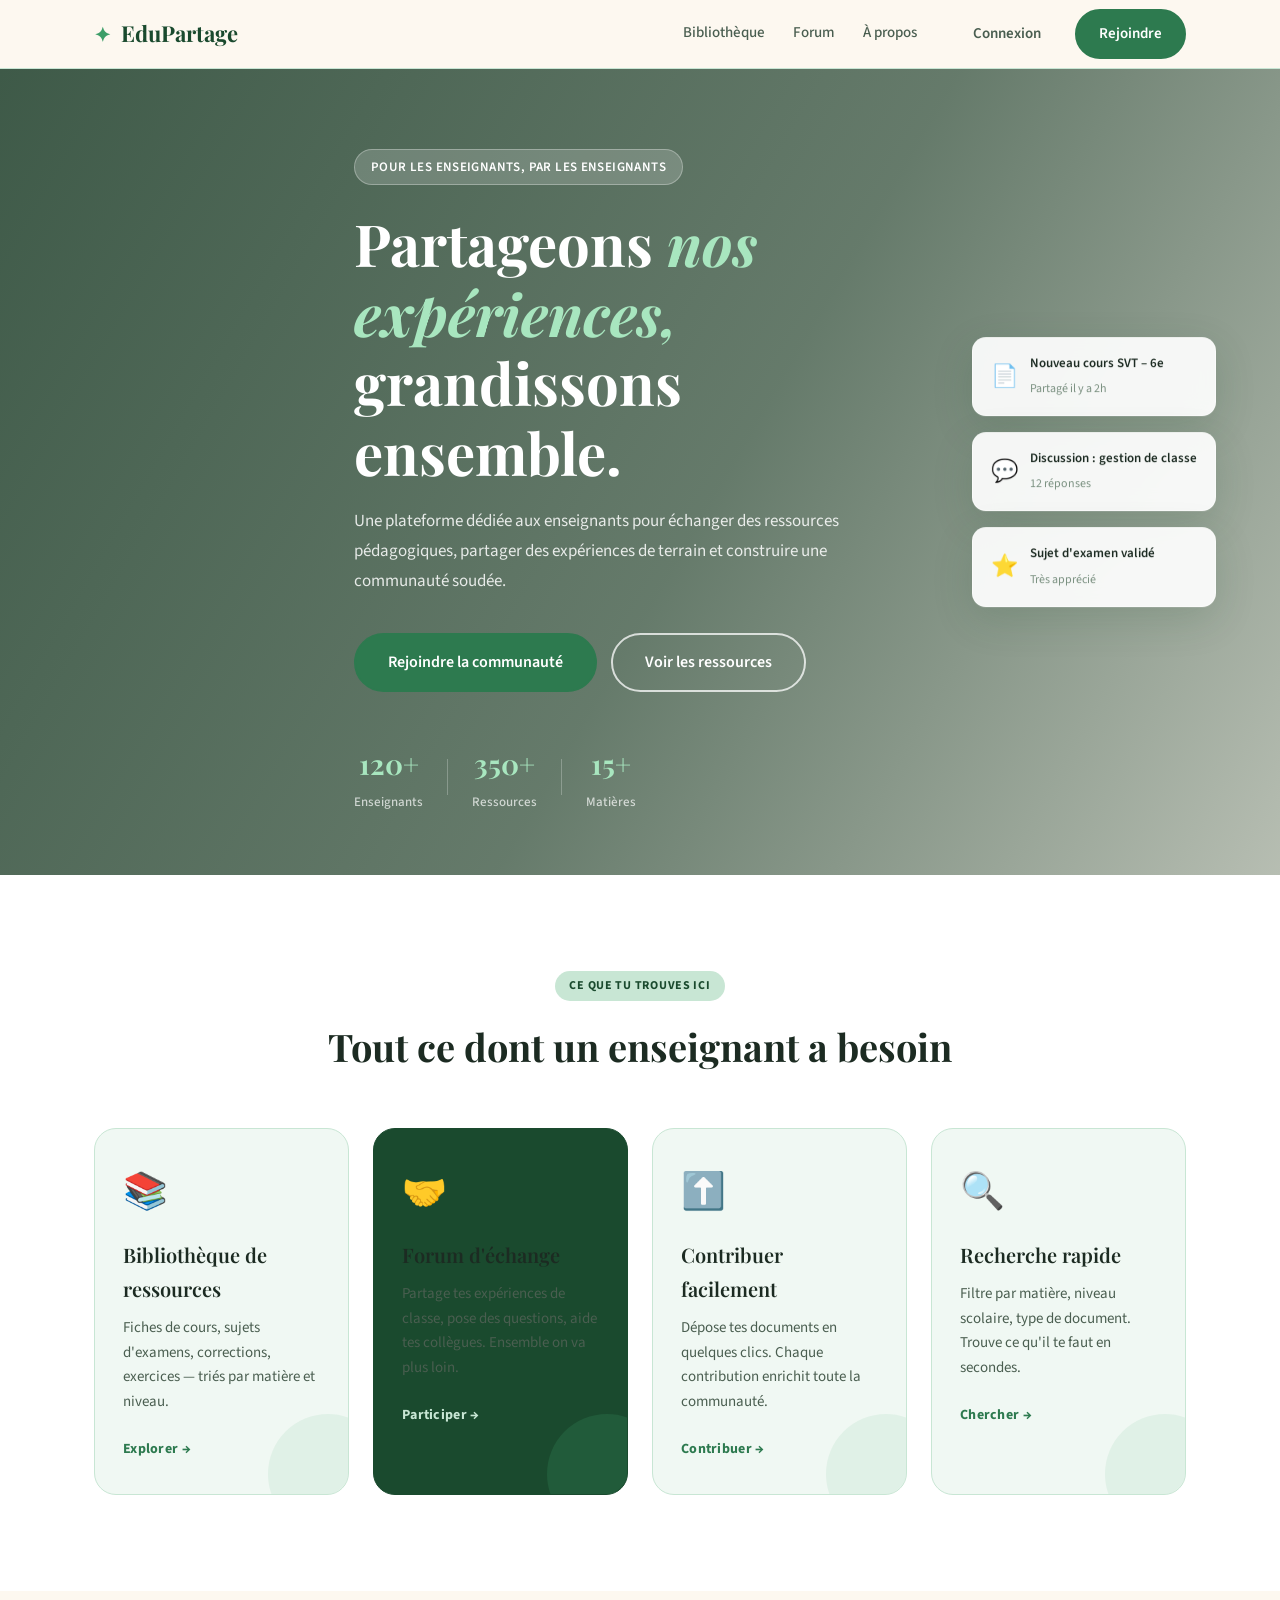
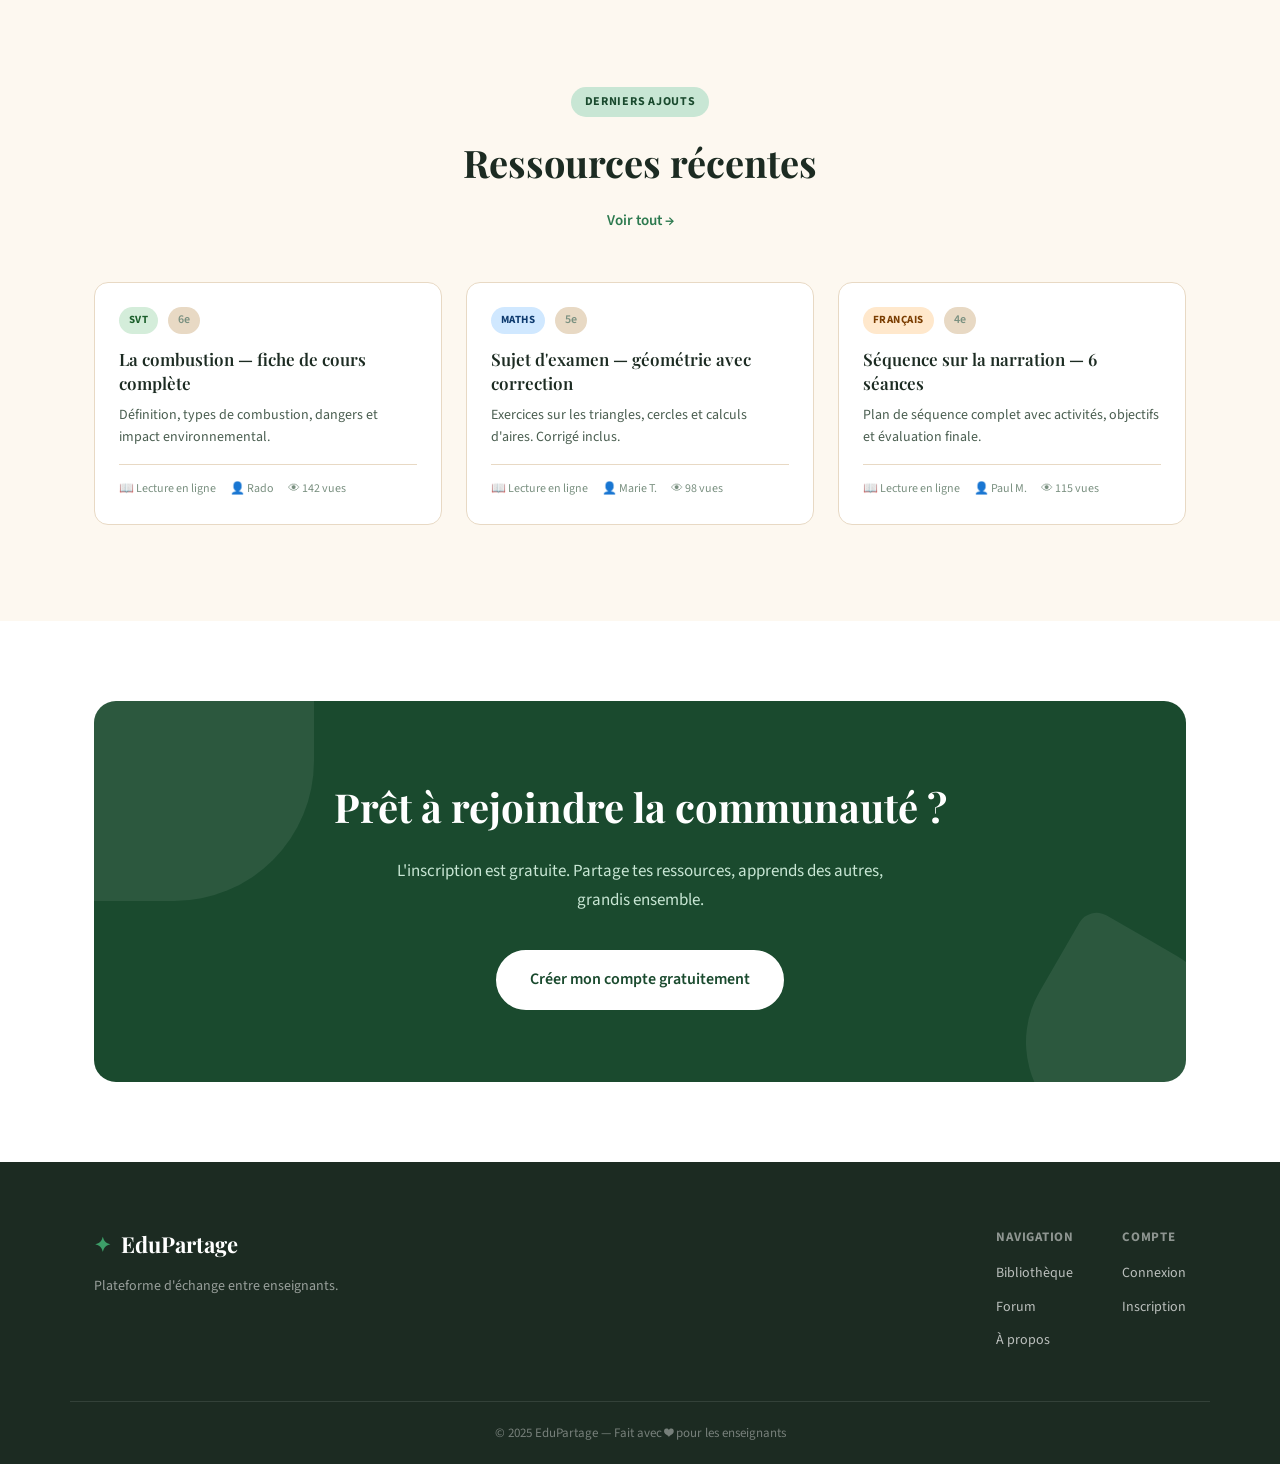
<file: index.html>
<!DOCTYPE html>
<html lang="fr">
<head>
  <meta charset="UTF-8">
  <meta name="viewport" content="width=device-width, initial-scale=1.0">
  <title>EduPartage — Plateforme des Enseignants</title>
  <link rel="preconnect" href="https://fonts.googleapis.com">
  <link href="https://fonts.googleapis.com/css2?family=Playfair+Display:wght@600;700&family=Source+Sans+3:wght@400;500;600&display=swap" rel="stylesheet">
  <link rel="stylesheet" href="style.css">
</head>
<body>

  <!-- NAVBAR -->
  <header class="navbar">
    <div class="container navbar-inner">
      <a href="index.html" class="logo">
        <span class="logo-icon">✦</span>
        <span class="logo-text">EduPartage</span>
      </a>
      <nav class="nav-links">
        <a href="bibliotheque.html">Bibliothèque</a>
        <a href="forum.html">Forum</a>
        <a href="apropos.html">À propos</a>
      </nav>
      <div class="nav-actions">
        <a href="connexion.html" class="btn btn-ghost">Connexion</a>
        <a href="inscription.html" class="btn btn-primary">Rejoindre</a>
      </div>
      <button class="menu-toggle" id="menuToggle" aria-label="Menu">
        <span></span><span></span><span></span>
      </button>
    </div>
    <div class="mobile-menu" id="mobileMenu">
      <a href="bibliotheque.html">Bibliothèque</a>
      <a href="forum.html">Forum</a>
      <a href="apropos.html">À propos</a>
      <a href="connexion.html">Connexion</a>
      <a href="inscription.html" class="btn btn-primary">Rejoindre</a>
    </div>
  </header>

  <!-- HERO avec image de fond école -->
  <section class="hero">
    <div class="hero-img-bg"></div>
    <div class="hero-overlay"></div>
    <div class="container hero-content">
      <span class="hero-badge">Pour les enseignants, par les enseignants</span>
      <h1 class="hero-title">
        Partageons <em>nos expériences,</em><br>
        grandissons ensemble.
      </h1>
      <p class="hero-desc">
        Une plateforme dédiée aux enseignants pour échanger des ressources pédagogiques,
        partager des expériences de terrain et construire une communauté soudée.
      </p>
      <div class="hero-cta">
        <a href="inscription.html" class="btn btn-primary btn-large">Rejoindre la communauté</a>
        <a href="bibliotheque.html" class="btn btn-white-outline btn-large">Voir les ressources</a>
      </div>
      <div class="hero-stats">
        <div class="stat">
          <strong>120+</strong>
          <span>Enseignants</span>
        </div>
        <div class="stat-divider"></div>
        <div class="stat">
          <strong>350+</strong>
          <span>Ressources</span>
        </div>
        <div class="stat-divider"></div>
        <div class="stat">
          <strong>15+</strong>
          <span>Matières</span>
        </div>
      </div>
    </div>
    <!-- Cartes flottantes -->
    <div class="hero-cards">
      <a href="ressource.html" class="hero-card-float card-1">
        <span class="card-icon">📄</span>
        <div>
          <strong>Nouveau cours SVT – 6e</strong>
          <small>Partagé il y a 2h</small>
        </div>
      </a>
      <a href="forum.html" class="hero-card-float card-2">
        <span class="card-icon">💬</span>
        <div>
          <strong>Discussion : gestion de classe</strong>
          <small>12 réponses</small>
        </div>
      </a>
      <a href="ressource.html" class="hero-card-float card-3">
        <span class="card-icon">⭐</span>
        <div>
          <strong>Sujet d'examen validé</strong>
          <small>Très apprécié</small>
        </div>
      </a>
    </div>
  </section>

  <!-- FONCTIONNALITÉS -->
  <section class="features">
    <div class="container">
      <div class="section-header">
        <span class="section-tag">Ce que tu trouves ici</span>
        <h2 class="section-title">Tout ce dont un enseignant a besoin</h2>
      </div>
      <div class="features-grid">
        <div class="feature-card">
          <div class="feature-icon">📚</div>
          <h3>Bibliothèque de ressources</h3>
          <p>Fiches de cours, sujets d'examens, corrections, exercices — triés par matière et niveau.</p>
          <a href="bibliotheque.html" class="feature-link">Explorer →</a>
        </div>
        <div class="feature-card feature-card--accent">
          <div class="feature-icon">🤝</div>
          <h3>Forum d'échange</h3>
          <p>Partage tes expériences de classe, pose des questions, aide tes collègues. Ensemble on va plus loin.</p>
          <a href="forum.html" class="feature-link">Participer →</a>
        </div>
        <div class="feature-card">
          <div class="feature-icon">⬆️</div>
          <h3>Contribuer facilement</h3>
          <p>Dépose tes documents en quelques clics. Chaque contribution enrichit toute la communauté.</p>
          <a href="inscription.html" class="feature-link">Contribuer →</a>
        </div>
        <div class="feature-card">
          <div class="feature-icon">🔍</div>
          <h3>Recherche rapide</h3>
          <p>Filtre par matière, niveau scolaire, type de document. Trouve ce qu'il te faut en secondes.</p>
          <a href="bibliotheque.html" class="feature-link">Chercher →</a>
        </div>
      </div>
    </div>
  </section>

  <!-- RESSOURCES RÉCENTES -->
  <section class="recent">
    <div class="container">
      <div class="section-header">
        <span class="section-tag">Derniers ajouts</span>
        <h2 class="section-title">Ressources récentes</h2>
        <a href="bibliotheque.html" class="section-link">Voir tout →</a>
      </div>
      <div class="resources-grid">
        <article class="resource-card" onclick="window.location='ressource.html'" style="cursor:pointer">
          <div class="resource-top">
            <span class="resource-badge badge-svt">SVT</span>
            <span class="resource-level">6e</span>
          </div>
          <h4>La combustion — fiche de cours complète</h4>
          <p>Définition, types de combustion, dangers et impact environnemental.</p>
          <div class="resource-meta">
            <span>📖 Lecture en ligne</span>
            <span>👤 Rado</span>
            <span>👁 142 vues</span>
          </div>
        </article>
        <article class="resource-card" onclick="window.location='ressource.html'" style="cursor:pointer">
          <div class="resource-top">
            <span class="resource-badge badge-math">Maths</span>
            <span class="resource-level">5e</span>
          </div>
          <h4>Sujet d'examen — géométrie avec correction</h4>
          <p>Exercices sur les triangles, cercles et calculs d'aires. Corrigé inclus.</p>
          <div class="resource-meta">
            <span>📖 Lecture en ligne</span>
            <span>👤 Marie T.</span>
            <span>👁 98 vues</span>
          </div>
        </article>
        <article class="resource-card" onclick="window.location='ressource.html'" style="cursor:pointer">
          <div class="resource-top">
            <span class="resource-badge badge-fr">Français</span>
            <span class="resource-level">4e</span>
          </div>
          <h4>Séquence sur la narration — 6 séances</h4>
          <p>Plan de séquence complet avec activités, objectifs et évaluation finale.</p>
          <div class="resource-meta">
            <span>📖 Lecture en ligne</span>
            <span>👤 Paul M.</span>
            <span>👁 115 vues</span>
          </div>
        </article>
      </div>
    </div>
  </section>

  <!-- APPEL À L'ACTION -->
  <section class="cta-section">
    <div class="container">
      <div class="cta-box">
        <div class="cta-leaves">
          <div class="cta-leaf cta-leaf-1"></div>
          <div class="cta-leaf cta-leaf-2"></div>
        </div>
        <h2>Prêt à rejoindre la communauté ?</h2>
        <p>L'inscription est gratuite. Partage tes ressources, apprends des autres, grandis ensemble.</p>
        <a href="inscription.html" class="btn btn-white btn-large">Créer mon compte gratuitement</a>
      </div>
    </div>
  </section>

  <!-- FOOTER -->
  <footer class="footer">
    <div class="container footer-inner">
      <div class="footer-brand">
        <a href="index.html" class="logo">
          <span class="logo-icon">✦</span>
          <span class="logo-text">EduPartage</span>
        </a>
        <p>Plateforme d'échange entre enseignants.</p>
      </div>
      <div class="footer-links">
        <div class="footer-col">
          <strong>Navigation</strong>
          <a href="bibliotheque.html">Bibliothèque</a>
          <a href="forum.html">Forum</a>
          <a href="apropos.html">À propos</a>
        </div>
        <div class="footer-col">
          <strong>Compte</strong>
          <a href="connexion.html">Connexion</a>
          <a href="inscription.html">Inscription</a>
        </div>
      </div>
    </div>
    <div class="footer-bottom">
      <div class="container">
        <p>© 2025 EduPartage — Fait avec ❤️ pour les enseignants</p>
      </div>
    </div>
  </footer>

  <script src="script.js"></script>
</body>
</html>
</file>
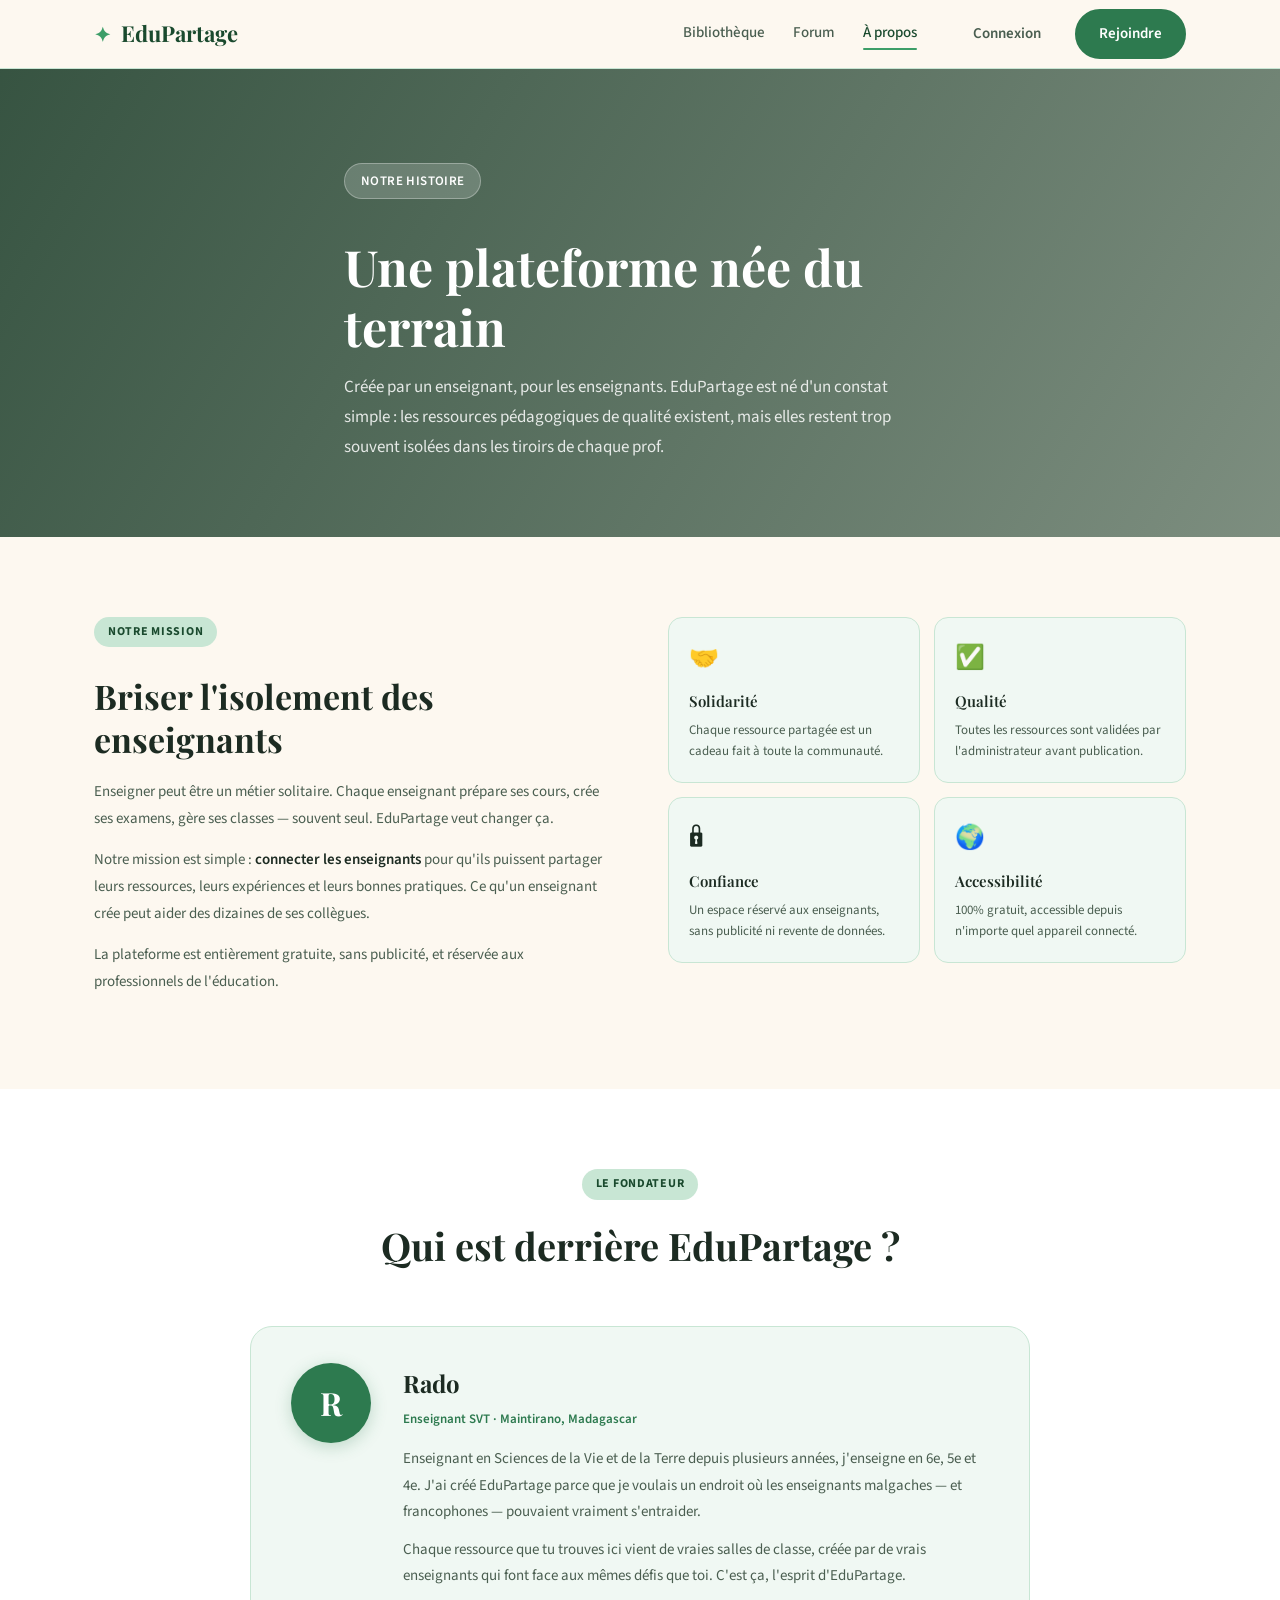
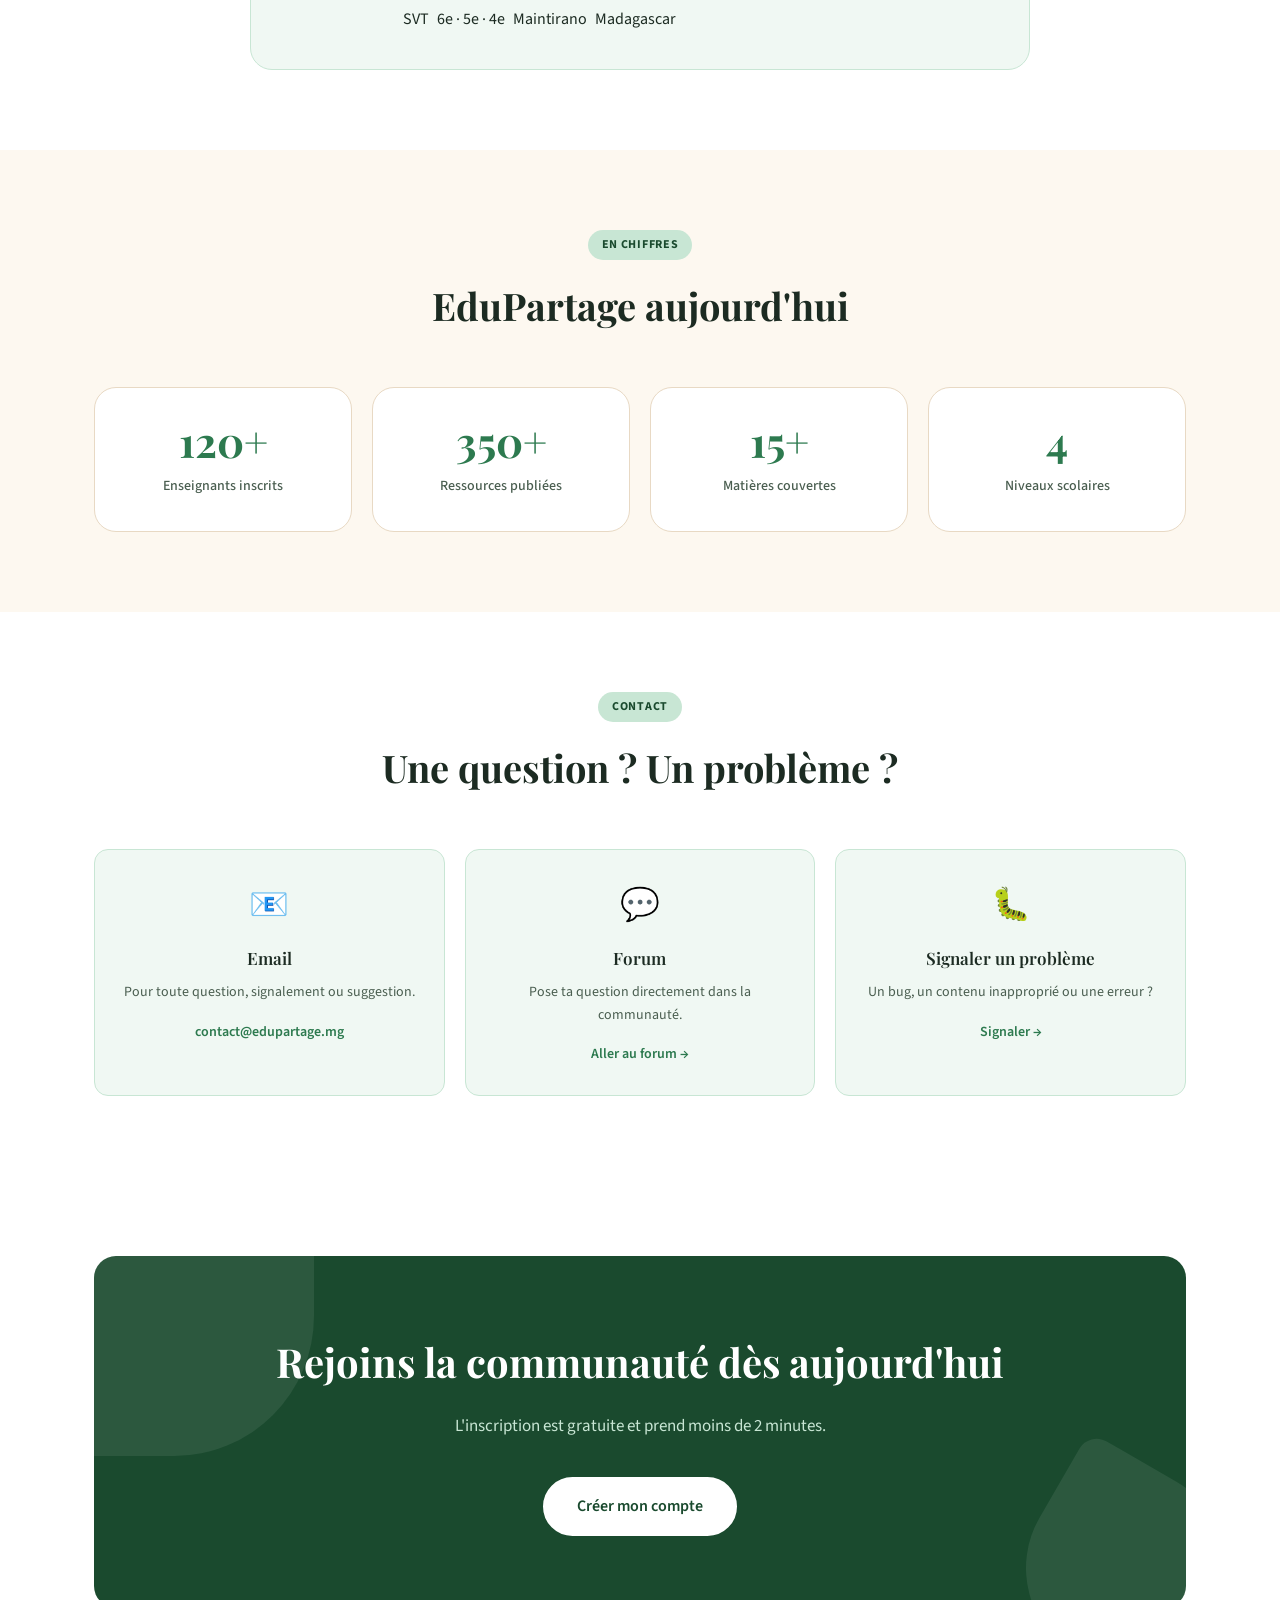
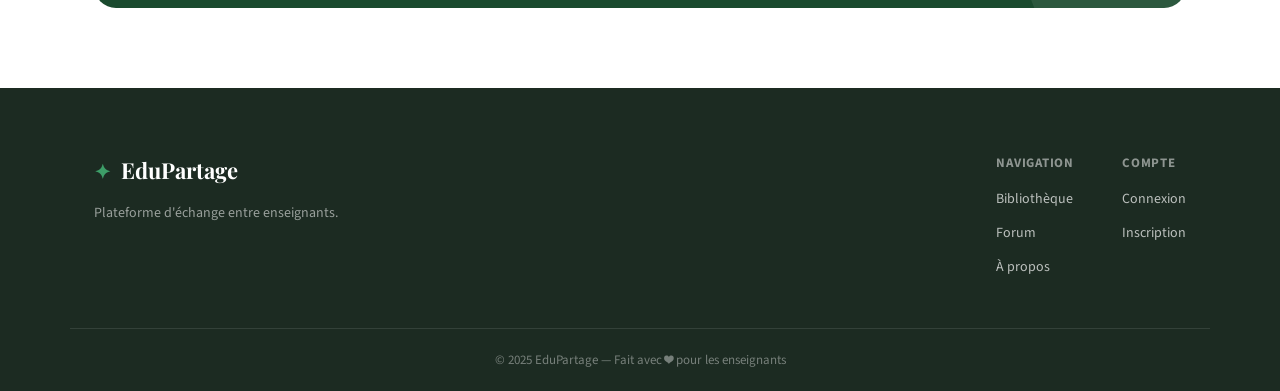
<file: apropos.html>
<!DOCTYPE html>
<html lang="fr">
<head>
  <meta charset="UTF-8">
  <meta name="viewport" content="width=device-width, initial-scale=1.0">
  <title>À propos — EduPartage</title>
  <link rel="preconnect" href="https://fonts.googleapis.com">
  <link href="https://fonts.googleapis.com/css2?family=Playfair+Display:wght@600;700&family=Source+Sans+3:wght@400;500;600&display=swap" rel="stylesheet">
  <link rel="stylesheet" href="style.css">
  <link rel="stylesheet" href="apropos.css">
</head>
<body>

  <header class="navbar">
    <div class="container navbar-inner">
      <a href="index.html" class="logo"><span class="logo-icon">✦</span><span class="logo-text">EduPartage</span></a>
      <nav class="nav-links">
        <a href="bibliotheque.html">Bibliothèque</a>
        <a href="forum.html">Forum</a>
        <a href="apropos.html" class="nav-active">À propos</a>
      </nav>
      <div class="nav-actions">
        <a href="connexion.html" class="btn btn-ghost">Connexion</a>
        <a href="inscription.html" class="btn btn-primary">Rejoindre</a>
      </div>
      <button class="menu-toggle" id="menuToggle"><span></span><span></span><span></span></button>
    </div>
    <div class="mobile-menu" id="mobileMenu">
      <a href="bibliotheque.html">Bibliothèque</a>
      <a href="forum.html">Forum</a>
      <a href="connexion.html">Connexion</a>
      <a href="inscription.html" class="btn btn-primary">Rejoindre</a>
    </div>
  </header>

  <!-- HERO -->
  <section class="ap-hero">
    <div class="ap-hero-img"></div>
    <div class="ap-hero-overlay"></div>
    <div class="container ap-hero-content">
      <span class="hero-badge">Notre histoire</span>
      <h1>Une plateforme née du terrain</h1>
      <p>Créée par un enseignant, pour les enseignants. EduPartage est né d'un constat simple : les ressources pédagogiques de qualité existent, mais elles restent trop souvent isolées dans les tiroirs de chaque prof.</p>
    </div>
  </section>

  <!-- MISSION -->
  <section class="ap-section">
    <div class="container ap-two-col">
      <div class="ap-text">
        <span class="section-tag">Notre mission</span>
        <h2 class="ap-title">Briser l'isolement des enseignants</h2>
        <p>Enseigner peut être un métier solitaire. Chaque enseignant prépare ses cours, crée ses examens, gère ses classes — souvent seul. EduPartage veut changer ça.</p>
        <p>Notre mission est simple : <strong>connecter les enseignants</strong> pour qu'ils puissent partager leurs ressources, leurs expériences et leurs bonnes pratiques. Ce qu'un enseignant crée peut aider des dizaines de ses collègues.</p>
        <p>La plateforme est entièrement gratuite, sans publicité, et réservée aux professionnels de l'éducation.</p>
      </div>
      <div class="ap-values">
        <div class="value-card">
          <span class="value-icon">🤝</span>
          <h4>Solidarité</h4>
          <p>Chaque ressource partagée est un cadeau fait à toute la communauté.</p>
        </div>
        <div class="value-card">
          <span class="value-icon">✅</span>
          <h4>Qualité</h4>
          <p>Toutes les ressources sont validées par l'administrateur avant publication.</p>
        </div>
        <div class="value-card">
          <span class="value-icon">🔒</span>
          <h4>Confiance</h4>
          <p>Un espace réservé aux enseignants, sans publicité ni revente de données.</p>
        </div>
        <div class="value-card">
          <span class="value-icon">🌍</span>
          <h4>Accessibilité</h4>
          <p>100% gratuit, accessible depuis n'importe quel appareil connecté.</p>
        </div>
      </div>
    </div>
  </section>

  <!-- FONDATEUR -->
  <section class="ap-section ap-section--alt">
    <div class="container">
      <div class="section-header">
        <span class="section-tag">Le fondateur</span>
        <h2 class="section-title">Qui est derrière EduPartage ?</h2>
      </div>
      <div class="founder-card">
        <div class="founder-avatar">R</div>
        <div class="founder-info">
          <h3>Rado</h3>
          <span class="founder-role">Enseignant SVT · Maintirano, Madagascar</span>
          <p>
            Enseignant en Sciences de la Vie et de la Terre depuis plusieurs années, j'enseigne en 6e, 5e et 4e. 
            J'ai créé EduPartage parce que je voulais un endroit où les enseignants malgaches — et francophones — 
            pouvaient vraiment s'entraider.
          </p>
          <p>
            Chaque ressource que tu trouves ici vient de vraies salles de classe, créée par de vrais enseignants 
            qui font face aux mêmes défis que toi. C'est ça, l'esprit d'EduPartage.
          </p>
          <div class="founder-tags">
            <span class="res-tag">SVT</span>
            <span class="res-tag">6e · 5e · 4e</span>
            <span class="res-tag">Maintirano</span>
            <span class="res-tag">Madagascar</span>
          </div>
        </div>
      </div>
    </div>
  </section>

  <!-- STATS -->
  <section class="ap-section">
    <div class="container">
      <div class="section-header">
        <span class="section-tag">En chiffres</span>
        <h2 class="section-title">EduPartage aujourd'hui</h2>
      </div>
      <div class="ap-stats-grid">
        <div class="ap-stat-card">
          <strong>120+</strong>
          <span>Enseignants inscrits</span>
        </div>
        <div class="ap-stat-card">
          <strong>350+</strong>
          <span>Ressources publiées</span>
        </div>
        <div class="ap-stat-card">
          <strong>15+</strong>
          <span>Matières couvertes</span>
        </div>
        <div class="ap-stat-card">
          <strong>4</strong>
          <span>Niveaux scolaires</span>
        </div>
      </div>
    </div>
  </section>

  <!-- CONTACT -->
  <section class="ap-section ap-section--alt">
    <div class="container">
      <div class="section-header">
        <span class="section-tag">Contact</span>
        <h2 class="section-title">Une question ? Un problème ?</h2>
      </div>
      <div class="contact-grid">
        <div class="contact-card">
          <span class="contact-icon">📧</span>
          <h4>Email</h4>
          <p>Pour toute question, signalement ou suggestion.</p>
          <a href="mailto:contact@edupartage.mg" class="contact-link">contact@edupartage.mg</a>
        </div>
        <div class="contact-card">
          <span class="contact-icon">💬</span>
          <h4>Forum</h4>
          <p>Pose ta question directement dans la communauté.</p>
          <a href="forum.html" class="contact-link">Aller au forum →</a>
        </div>
        <div class="contact-card">
          <span class="contact-icon">🐛</span>
          <h4>Signaler un problème</h4>
          <p>Un bug, un contenu inapproprié ou une erreur ?</p>
          <a href="mailto:contact@edupartage.mg?subject=Signalement" class="contact-link">Signaler →</a>
        </div>
      </div>
    </div>
  </section>

  <!-- CTA -->
  <section class="cta-section">
    <div class="container">
      <div class="cta-box">
        <div class="cta-leaves"><div class="cta-leaf cta-leaf-1"></div><div class="cta-leaf cta-leaf-2"></div></div>
        <h2>Rejoins la communauté dès aujourd'hui</h2>
        <p>L'inscription est gratuite et prend moins de 2 minutes.</p>
        <a href="inscription.html" class="btn btn-white btn-large">Créer mon compte</a>
      </div>
    </div>
  </section>

  <footer class="footer">
    <div class="container footer-inner">
      <div class="footer-brand">
        <a href="index.html" class="logo"><span class="logo-icon">✦</span><span class="logo-text">EduPartage</span></a>
        <p>Plateforme d'échange entre enseignants.</p>
      </div>
      <div class="footer-links">
        <div class="footer-col"><strong>Navigation</strong><a href="bibliotheque.html">Bibliothèque</a><a href="forum.html">Forum</a><a href="apropos.html">À propos</a></div>
        <div class="footer-col"><strong>Compte</strong><a href="connexion.html">Connexion</a><a href="inscription.html">Inscription</a></div>
      </div>
    </div>
    <div class="footer-bottom"><div class="container"><p>© 2025 EduPartage — Fait avec ❤️ pour les enseignants</p></div></div>
  </footer>

  <script src="script.js"></script>
</body>
</html>
</file>
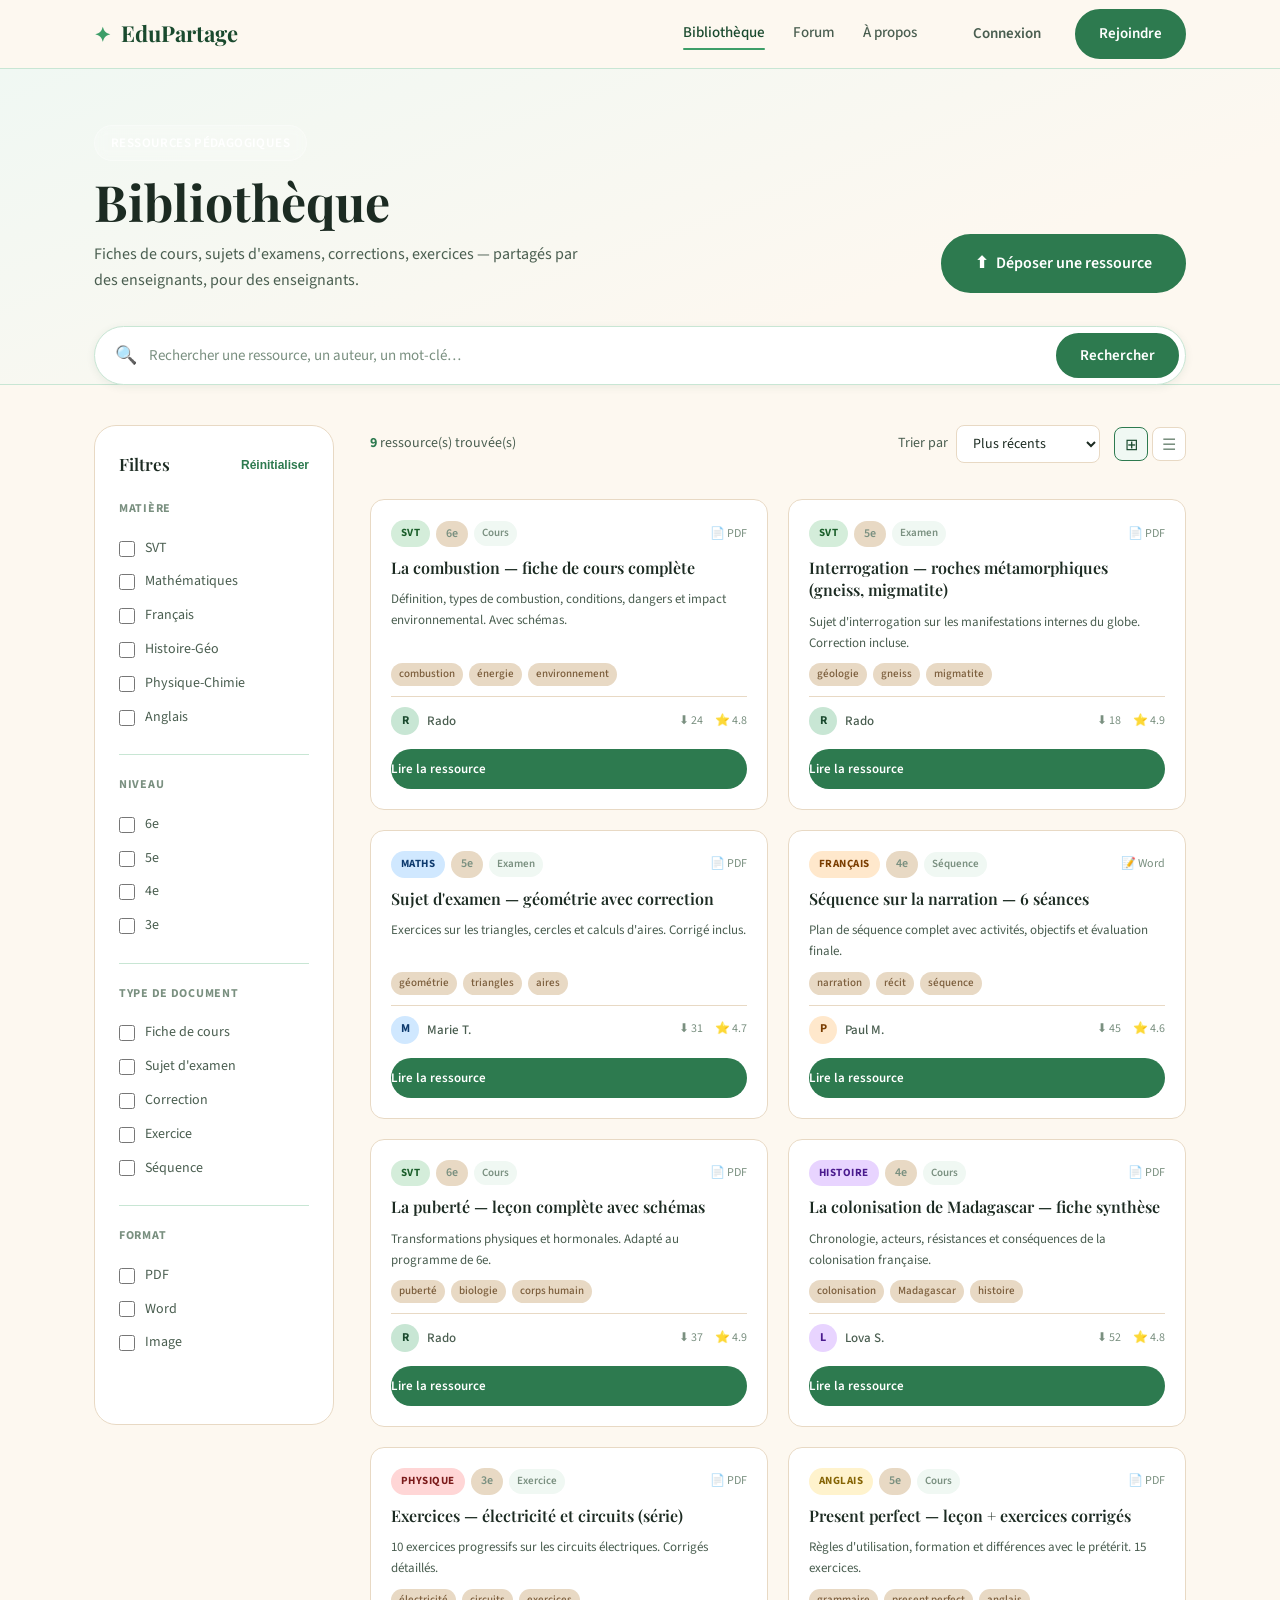
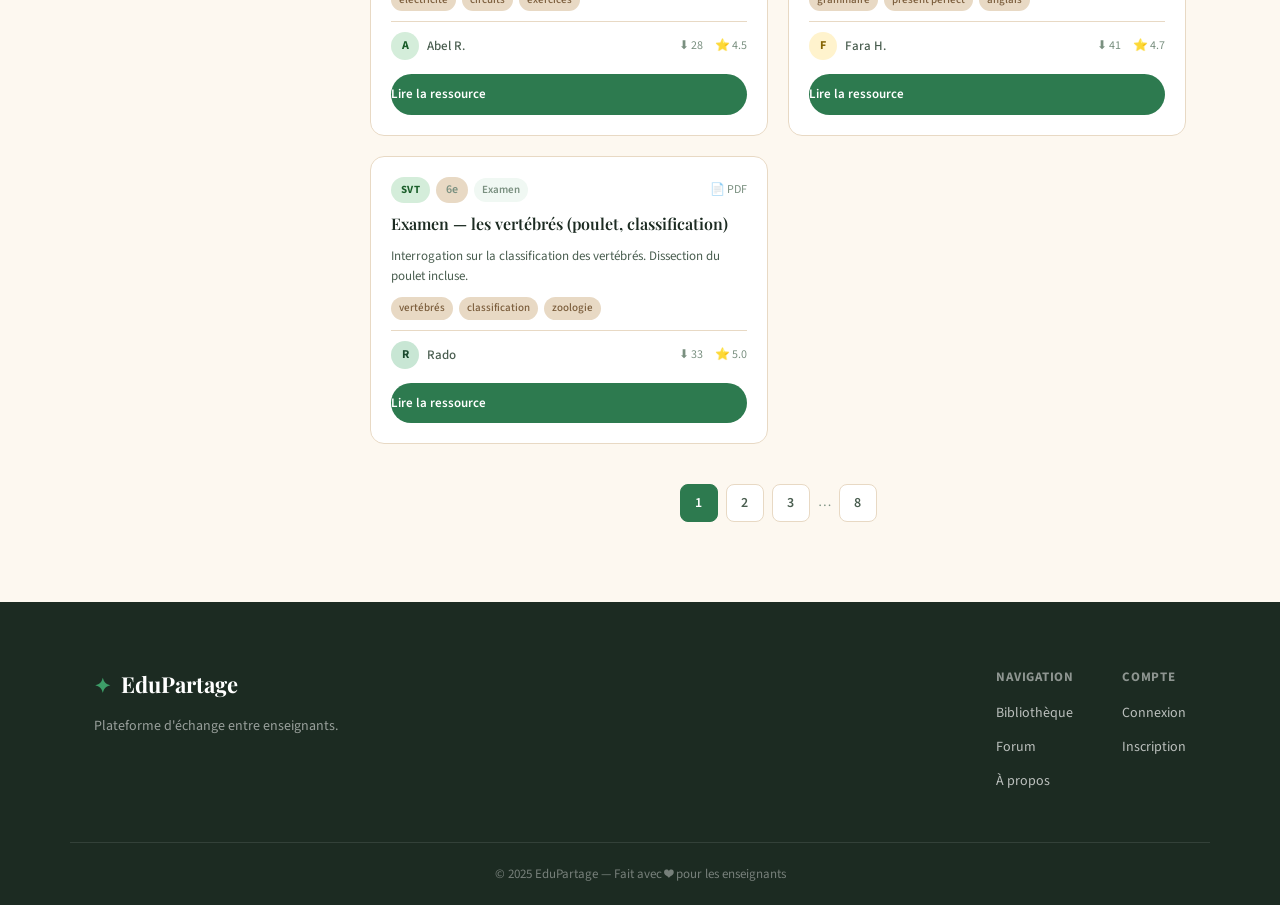
<file: bibliotheque.html>
<!DOCTYPE html>
<html lang="fr">
<head>
  <meta charset="UTF-8">
  <meta name="viewport" content="width=device-width, initial-scale=1.0">
  <title>Bibliothèque — EduPartage</title>
  <link rel="preconnect" href="https://fonts.googleapis.com">
  <link href="https://fonts.googleapis.com/css2?family=Playfair+Display:wght@600;700&family=Source+Sans+3:wght@400;500;600&display=swap" rel="stylesheet">
  <link rel="stylesheet" href="style.css">
  <link rel="stylesheet" href="bibliotheque.css">
</head>
<body>

  <!-- NAVBAR -->
  <header class="navbar">
    <div class="container navbar-inner">
      <a href="index.html" class="logo">
        <span class="logo-icon">✦</span>
        <span class="logo-text">EduPartage</span>
      </a>
      <nav class="nav-links">
        <a href="bibliotheque.html" class="nav-active">Bibliothèque</a>
        <a href="forum.html">Forum</a>
        <a href="apropos.html">À propos</a>
      </nav>
      <div class="nav-actions">
        <a href="connexion.html" class="btn btn-ghost">Connexion</a>
        <a href="inscription.html" class="btn btn-primary">Rejoindre</a>
      </div>
      <button class="menu-toggle" id="menuToggle" aria-label="Menu">
        <span></span><span></span><span></span>
      </button>
    </div>
    <div class="mobile-menu" id="mobileMenu">
      <a href="bibliotheque.html">Bibliothèque</a>
      <a href="forum.html">Forum</a>
      <a href="connexion.html">Connexion</a>
      <a href="inscription.html" class="btn btn-primary">Rejoindre</a>
    </div>
  </header>

  <!-- EN-TÊTE BIBLIOTHÈQUE -->
  <section class="bib-hero">
    <div class="container">
      <div class="bib-hero-inner">
        <div class="bib-hero-text">
          <span class="hero-badge">Ressources pédagogiques</span>
          <h1 class="bib-title">Bibliothèque</h1>
          <p class="bib-desc">Fiches de cours, sujets d'examens, corrections, exercices — partagés par des enseignants, pour des enseignants.</p>
        </div>
        <a href="deposer.html" class="btn btn-primary btn-large">
          <span>⬆</span> Déposer une ressource
        </a>
      </div>

      <!-- BARRE DE RECHERCHE -->
      <div class="search-bar">
        <span class="search-icon">🔍</span>
        <input
          type="text"
          id="searchInput"
          placeholder="Rechercher une ressource, un auteur, un mot-clé…"
          autocomplete="off"
        >
        <button class="btn btn-primary" id="searchBtn">Rechercher</button>
      </div>
    </div>
  </section>

  <!-- CORPS PRINCIPAL -->
  <div class="bib-body">
    <div class="container bib-layout">

      <!-- FILTRES SIDEBAR -->
      <aside class="filters-panel" id="filtersPanel">
        <div class="filters-header">
          <h3>Filtres</h3>
          <button class="filters-reset" id="resetFilters">Réinitialiser</button>
        </div>

        <div class="filter-group">
          <h4>Matière</h4>
          <label class="filter-option">
            <input type="checkbox" value="svt" data-filter="matiere"> SVT
          </label>
          <label class="filter-option">
            <input type="checkbox" value="maths" data-filter="matiere"> Mathématiques
          </label>
          <label class="filter-option">
            <input type="checkbox" value="francais" data-filter="matiere"> Français
          </label>
          <label class="filter-option">
            <input type="checkbox" value="histoire" data-filter="matiere"> Histoire-Géo
          </label>
          <label class="filter-option">
            <input type="checkbox" value="physique" data-filter="matiere"> Physique-Chimie
          </label>
          <label class="filter-option">
            <input type="checkbox" value="anglais" data-filter="matiere"> Anglais
          </label>
        </div>

        <div class="filter-group">
          <h4>Niveau</h4>
          <label class="filter-option">
            <input type="checkbox" value="6e" data-filter="niveau"> 6e
          </label>
          <label class="filter-option">
            <input type="checkbox" value="5e" data-filter="niveau"> 5e
          </label>
          <label class="filter-option">
            <input type="checkbox" value="4e" data-filter="niveau"> 4e
          </label>
          <label class="filter-option">
            <input type="checkbox" value="3e" data-filter="niveau"> 3e
          </label>
        </div>

        <div class="filter-group">
          <h4>Type de document</h4>
          <label class="filter-option">
            <input type="checkbox" value="cours" data-filter="type"> Fiche de cours
          </label>
          <label class="filter-option">
            <input type="checkbox" value="examen" data-filter="type"> Sujet d'examen
          </label>
          <label class="filter-option">
            <input type="checkbox" value="correction" data-filter="type"> Correction
          </label>
          <label class="filter-option">
            <input type="checkbox" value="exercice" data-filter="type"> Exercice
          </label>
          <label class="filter-option">
            <input type="checkbox" value="sequence" data-filter="type"> Séquence
          </label>
        </div>

        <div class="filter-group">
          <h4>Format</h4>
          <label class="filter-option">
            <input type="checkbox" value="pdf" data-filter="format"> PDF
          </label>
          <label class="filter-option">
            <input type="checkbox" value="word" data-filter="format"> Word
          </label>
          <label class="filter-option">
            <input type="checkbox" value="image" data-filter="format"> Image
          </label>
        </div>

        <!-- Filtre mobile toggle -->
        <button class="filters-close" id="filtersClose">Appliquer les filtres</button>
      </aside>

      <!-- CONTENU PRINCIPAL -->
      <main class="bib-main">

        <!-- BARRE DE TRI + RÉSULTATS -->
        <div class="bib-toolbar">
          <div class="results-count">
            <span id="resultsCount">9</span> ressource(s) trouvée(s)
          </div>
          <div class="toolbar-right">
            <button class="filters-toggle-btn" id="filtersToggle">
              ⚙ Filtres
            </button>
            <div class="sort-wrap">
              <label for="sortSelect">Trier par</label>
              <select id="sortSelect">
                <option value="recent">Plus récents</option>
                <option value="popular">Plus téléchargés</option>
                <option value="note">Mieux notés</option>
              </select>
            </div>
            <div class="view-toggle">
              <button class="view-btn active" id="viewGrid" title="Grille">⊞</button>
              <button class="view-btn" id="viewList" title="Liste">☰</button>
            </div>
          </div>
        </div>

        <!-- TAGS FILTRES ACTIFS -->
        <div class="active-filters" id="activeFilters"></div>

        <!-- GRILLE DE RESSOURCES -->
        <div class="resources-grid-bib" id="resourcesGrid">

          <article class="res-card" data-matiere="svt" data-niveau="6e" data-type="cours" data-format="pdf">
            <div class="res-card-top">
              <div class="res-badges">
                <span class="resource-badge badge-svt">SVT</span>
                <span class="resource-level">6e</span>
                <span class="res-type-badge">Cours</span>
              </div>
              <span class="res-format">📄 PDF</span>
            </div>
            <h4 class="res-title">La combustion — fiche de cours complète</h4>
            <p class="res-desc">Définition, types de combustion, conditions, dangers et impact environnemental. Avec schémas.</p>
            <div class="res-tags">
              <span class="res-tag">combustion</span>
              <span class="res-tag">énergie</span>
              <span class="res-tag">environnement</span>
            </div>
            <div class="res-footer">
              <div class="res-author">
                <div class="res-avatar">R</div>
                <span>Rado</span>
              </div>
              <div class="res-stats">
                <span title="Téléchargements">⬇ 24</span>
                <span title="Note">⭐ 4.8</span>
              </div>
            </div>
            <div class="res-actions">
              <a href="ressource.html" class="btn-dl">Lire la ressource</a>
              
            </div>
          </article>

          <article class="res-card" data-matiere="svt" data-niveau="5e" data-type="examen" data-format="pdf">
            <div class="res-card-top">
              <div class="res-badges">
                <span class="resource-badge badge-svt">SVT</span>
                <span class="resource-level">5e</span>
                <span class="res-type-badge">Examen</span>
              </div>
              <span class="res-format">📄 PDF</span>
            </div>
            <h4 class="res-title">Interrogation — roches métamorphiques (gneiss, migmatite)</h4>
            <p class="res-desc">Sujet d'interrogation sur les manifestations internes du globe. Correction incluse.</p>
            <div class="res-tags">
              <span class="res-tag">géologie</span>
              <span class="res-tag">gneiss</span>
              <span class="res-tag">migmatite</span>
            </div>
            <div class="res-footer">
              <div class="res-author">
                <div class="res-avatar">R</div>
                <span>Rado</span>
              </div>
              <div class="res-stats">
                <span>⬇ 18</span>
                <span>⭐ 4.9</span>
              </div>
            </div>
            <div class="res-actions">
              <a href="ressource.html" class="btn-dl">Lire la ressource</a>
              
            </div>
          </article>

          <article class="res-card" data-matiere="maths" data-niveau="5e" data-type="examen" data-format="pdf">
            <div class="res-card-top">
              <div class="res-badges">
                <span class="resource-badge badge-math">Maths</span>
                <span class="resource-level">5e</span>
                <span class="res-type-badge">Examen</span>
              </div>
              <span class="res-format">📄 PDF</span>
            </div>
            <h4 class="res-title">Sujet d'examen — géométrie avec correction</h4>
            <p class="res-desc">Exercices sur les triangles, cercles et calculs d'aires. Corrigé inclus.</p>
            <div class="res-tags">
              <span class="res-tag">géométrie</span>
              <span class="res-tag">triangles</span>
              <span class="res-tag">aires</span>
            </div>
            <div class="res-footer">
              <div class="res-author">
                <div class="res-avatar" style="background:#d0e8ff;color:#0d3a6e">M</div>
                <span>Marie T.</span>
              </div>
              <div class="res-stats">
                <span>⬇ 31</span>
                <span>⭐ 4.7</span>
              </div>
            </div>
            <div class="res-actions">
              <a href="ressource.html" class="btn-dl">Lire la ressource</a>
              
            </div>
          </article>

          <article class="res-card" data-matiere="francais" data-niveau="4e" data-type="sequence" data-format="word">
            <div class="res-card-top">
              <div class="res-badges">
                <span class="resource-badge badge-fr">Français</span>
                <span class="resource-level">4e</span>
                <span class="res-type-badge">Séquence</span>
              </div>
              <span class="res-format">📝 Word</span>
            </div>
            <h4 class="res-title">Séquence sur la narration — 6 séances</h4>
            <p class="res-desc">Plan de séquence complet avec activités, objectifs et évaluation finale.</p>
            <div class="res-tags">
              <span class="res-tag">narration</span>
              <span class="res-tag">récit</span>
              <span class="res-tag">séquence</span>
            </div>
            <div class="res-footer">
              <div class="res-author">
                <div class="res-avatar" style="background:#ffe8cc;color:#7a3d00">P</div>
                <span>Paul M.</span>
              </div>
              <div class="res-stats">
                <span>⬇ 45</span>
                <span>⭐ 4.6</span>
              </div>
            </div>
            <div class="res-actions">
              <a href="ressource.html" class="btn-dl">Lire la ressource</a>
              
            </div>
          </article>

          <article class="res-card" data-matiere="svt" data-niveau="6e" data-type="cours" data-format="pdf">
            <div class="res-card-top">
              <div class="res-badges">
                <span class="resource-badge badge-svt">SVT</span>
                <span class="resource-level">6e</span>
                <span class="res-type-badge">Cours</span>
              </div>
              <span class="res-format">📄 PDF</span>
            </div>
            <h4 class="res-title">La puberté — leçon complète avec schémas</h4>
            <p class="res-desc">Transformations physiques et hormonales. Adapté au programme de 6e.</p>
            <div class="res-tags">
              <span class="res-tag">puberté</span>
              <span class="res-tag">biologie</span>
              <span class="res-tag">corps humain</span>
            </div>
            <div class="res-footer">
              <div class="res-author">
                <div class="res-avatar">R</div>
                <span>Rado</span>
              </div>
              <div class="res-stats">
                <span>⬇ 37</span>
                <span>⭐ 4.9</span>
              </div>
            </div>
            <div class="res-actions">
              <a href="ressource.html" class="btn-dl">Lire la ressource</a>
              
            </div>
          </article>

          <article class="res-card" data-matiere="histoire" data-niveau="4e" data-type="cours" data-format="pdf">
            <div class="res-card-top">
              <div class="res-badges">
                <span class="resource-badge badge-hist">Histoire</span>
                <span class="resource-level">4e</span>
                <span class="res-type-badge">Cours</span>
              </div>
              <span class="res-format">📄 PDF</span>
            </div>
            <h4 class="res-title">La colonisation de Madagascar — fiche synthèse</h4>
            <p class="res-desc">Chronologie, acteurs, résistances et conséquences de la colonisation française.</p>
            <div class="res-tags">
              <span class="res-tag">colonisation</span>
              <span class="res-tag">Madagascar</span>
              <span class="res-tag">histoire</span>
            </div>
            <div class="res-footer">
              <div class="res-author">
                <div class="res-avatar" style="background:#e8d4ff;color:#4a1a8e">L</div>
                <span>Lova S.</span>
              </div>
              <div class="res-stats">
                <span>⬇ 52</span>
                <span>⭐ 4.8</span>
              </div>
            </div>
            <div class="res-actions">
              <a href="ressource.html" class="btn-dl">Lire la ressource</a>
              
            </div>
          </article>

          <article class="res-card" data-matiere="physique" data-niveau="3e" data-type="exercice" data-format="pdf">
            <div class="res-card-top">
              <div class="res-badges">
                <span class="resource-badge badge-phys">Physique</span>
                <span class="resource-level">3e</span>
                <span class="res-type-badge">Exercice</span>
              </div>
              <span class="res-format">📄 PDF</span>
            </div>
            <h4 class="res-title">Exercices — électricité et circuits (série)</h4>
            <p class="res-desc">10 exercices progressifs sur les circuits électriques. Corrigés détaillés.</p>
            <div class="res-tags">
              <span class="res-tag">électricité</span>
              <span class="res-tag">circuits</span>
              <span class="res-tag">exercices</span>
            </div>
            <div class="res-footer">
              <div class="res-author">
                <div class="res-avatar" style="background:#d4edda;color:#1a5e2a">A</div>
                <span>Abel R.</span>
              </div>
              <div class="res-stats">
                <span>⬇ 28</span>
                <span>⭐ 4.5</span>
              </div>
            </div>
            <div class="res-actions">
              <a href="ressource.html" class="btn-dl">Lire la ressource</a>
              
            </div>
          </article>

          <article class="res-card" data-matiere="anglais" data-niveau="5e" data-type="cours" data-format="pdf">
            <div class="res-card-top">
              <div class="res-badges">
                <span class="resource-badge badge-ang">Anglais</span>
                <span class="resource-level">5e</span>
                <span class="res-type-badge">Cours</span>
              </div>
              <span class="res-format">📄 PDF</span>
            </div>
            <h4 class="res-title">Present perfect — leçon + exercices corrigés</h4>
            <p class="res-desc">Règles d'utilisation, formation et différences avec le prétérit. 15 exercices.</p>
            <div class="res-tags">
              <span class="res-tag">grammaire</span>
              <span class="res-tag">present perfect</span>
              <span class="res-tag">anglais</span>
            </div>
            <div class="res-footer">
              <div class="res-author">
                <div class="res-avatar" style="background:#fff3cd;color:#856404">F</div>
                <span>Fara H.</span>
              </div>
              <div class="res-stats">
                <span>⬇ 41</span>
                <span>⭐ 4.7</span>
              </div>
            </div>
            <div class="res-actions">
              <a href="ressource.html" class="btn-dl">Lire la ressource</a>
              
            </div>
          </article>

          <article class="res-card" data-matiere="svt" data-niveau="6e" data-type="examen" data-format="pdf">
            <div class="res-card-top">
              <div class="res-badges">
                <span class="resource-badge badge-svt">SVT</span>
                <span class="resource-level">6e</span>
                <span class="res-type-badge">Examen</span>
              </div>
              <span class="res-format">📄 PDF</span>
            </div>
            <h4 class="res-title">Examen — les vertébrés (poulet, classification)</h4>
            <p class="res-desc">Interrogation sur la classification des vertébrés. Dissection du poulet incluse.</p>
            <div class="res-tags">
              <span class="res-tag">vertébrés</span>
              <span class="res-tag">classification</span>
              <span class="res-tag">zoologie</span>
            </div>
            <div class="res-footer">
              <div class="res-author">
                <div class="res-avatar">R</div>
                <span>Rado</span>
              </div>
              <div class="res-stats">
                <span>⬇ 33</span>
                <span>⭐ 5.0</span>
              </div>
            </div>
            <div class="res-actions">
              <a href="ressource.html" class="btn-dl">Lire la ressource</a>
              
            </div>
          </article>

        </div><!-- fin grid -->

        <!-- MESSAGE VIDE -->
        <div class="empty-state" id="emptyState" style="display:none">
          <div class="empty-icon">📭</div>
          <h3>Aucune ressource trouvée</h3>
          <p>Essaie d'autres filtres ou <button class="link-btn" id="resetFromEmpty">réinitialise la recherche</button>.</p>
        </div>

        <!-- PAGINATION -->
        <div class="pagination" id="pagination">
          <button class="page-btn active">1</button>
          <button class="page-btn">2</button>
          <button class="page-btn">3</button>
          <span class="page-dots">…</span>
          <button class="page-btn">8</button>
        </div>

      </main>
    </div><!-- fin layout -->
  </div><!-- fin bib-body -->

  <!-- FOOTER -->
  <footer class="footer">
    <div class="container footer-inner">
      <div class="footer-brand">
        <a href="index.html" class="logo">
          <span class="logo-icon">✦</span>
          <span class="logo-text">EduPartage</span>
        </a>
        <p>Plateforme d'échange entre enseignants.</p>
      </div>
      <div class="footer-links">
        <div class="footer-col">
          <strong>Navigation</strong>
          <a href="bibliotheque.html">Bibliothèque</a>
          <a href="forum.html">Forum</a>
          <a href="apropos.html">À propos</a>
        </div>
        <div class="footer-col">
          <strong>Compte</strong>
          <a href="connexion.html">Connexion</a>
          <a href="inscription.html">Inscription</a>
        </div>
      </div>
    </div>
    <div class="footer-bottom">
      <div class="container">
        <p>© 2025 EduPartage — Fait avec ❤️ pour les enseignants</p>
      </div>
    </div>
  </footer>

  <script src="script.js"></script>
  <script src="bibliotheque.js"></script>
</body>
</html>
</file>
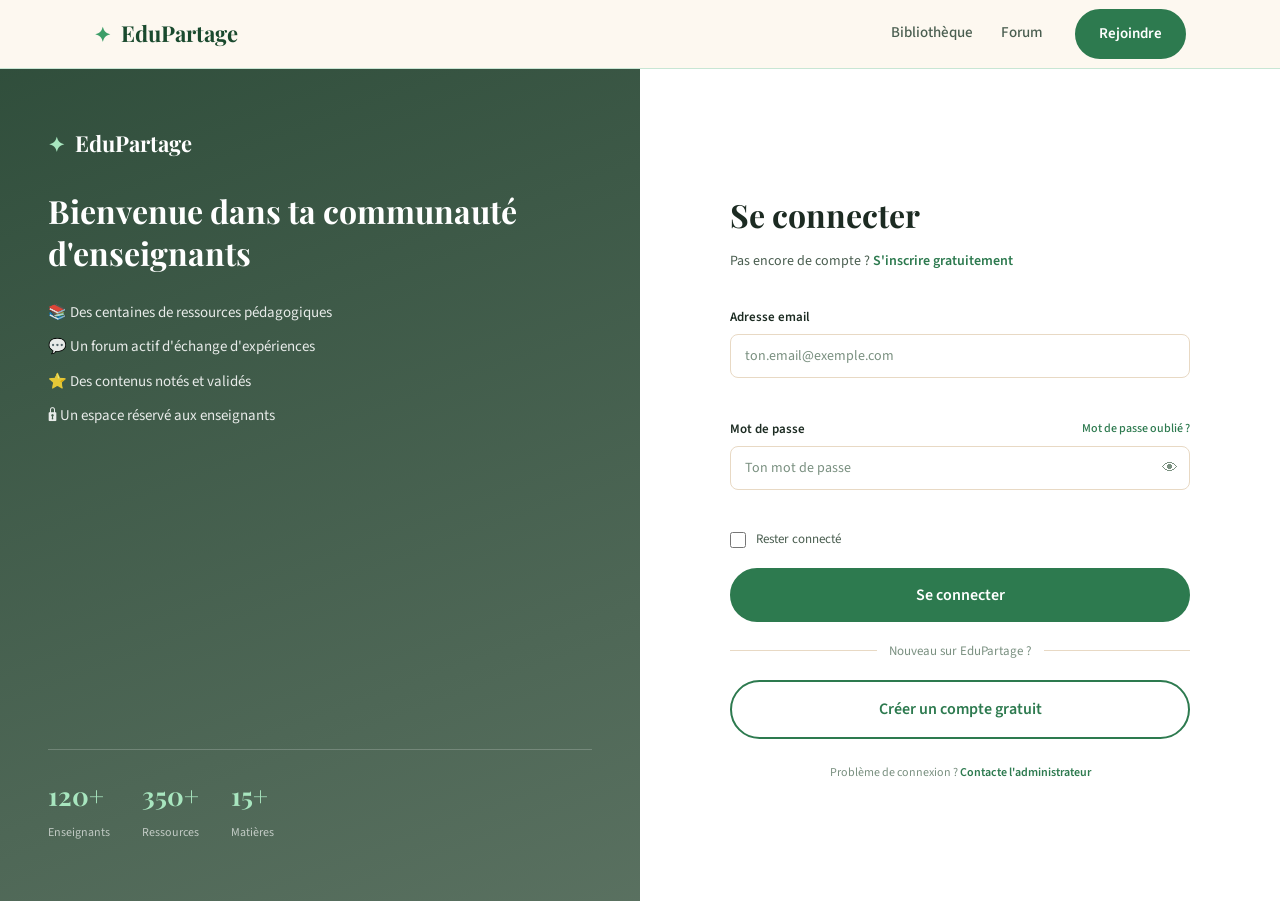
<file: connexion.html>
<!DOCTYPE html>
<html lang="fr">
<head>
  <meta charset="UTF-8">
  <meta name="viewport" content="width=device-width, initial-scale=1.0">
  <title>Connexion — EduPartage</title>
  <link rel="preconnect" href="https://fonts.googleapis.com">
  <link href="https://fonts.googleapis.com/css2?family=Playfair+Display:wght@600;700&family=Source+Sans+3:wght@400;500;600&display=swap" rel="stylesheet">
  <link rel="stylesheet" href="style.css">
  <link rel="stylesheet" href="auth.css">
</head>
<body class="auth-body">

  <header class="navbar">
    <div class="container navbar-inner">
      <a href="index.html" class="logo">
        <span class="logo-icon">✦</span>
        <span class="logo-text">EduPartage</span>
      </a>
      <nav class="nav-links">
        <a href="bibliotheque.html">Bibliothèque</a>
        <a href="forum.html">Forum</a>
      </nav>
      <div class="nav-actions">
        <a href="inscription.html" class="btn btn-primary">Rejoindre</a>
      </div>
    </div>
  </header>

  <div class="auth-layout">

    <div class="auth-left">
      <div class="auth-left-img"></div>
      <div class="auth-left-overlay"></div>
      <div class="auth-left-content">
        <div class="auth-left-logo">
          <span class="logo-icon">✦</span>
          <span class="logo-text" style="color:#fff">EduPartage</span>
        </div>
        <h2>Bienvenue dans ta communauté d'enseignants</h2>
        <ul class="auth-benefits">
          <li>📚 Des centaines de ressources pédagogiques</li>
          <li>💬 Un forum actif d'échange d'expériences</li>
          <li>⭐ Des contenus notés et validés</li>
          <li>🔒 Un espace réservé aux enseignants</li>
        </ul>
        <div class="auth-stats-mini">
          <div>
            <strong>120+</strong>
            <span>Enseignants</span>
          </div>
          <div>
            <strong>350+</strong>
            <span>Ressources</span>
          </div>
          <div>
            <strong>15+</strong>
            <span>Matières</span>
          </div>
        </div>
      </div>
    </div>

    <div class="auth-right">
      <div class="auth-form-wrap auth-form-wrap--centered">

        <div class="auth-form-header">
          <h1>Se connecter</h1>
          <p>Pas encore de compte ? <a href="inscription.html">S'inscrire gratuitement</a></p>
        </div>

        <form class="auth-form" id="connexionForm" novalidate>

          <div class="form-group">
            <label for="email-co">Adresse email</label>
            <input type="email" id="email-co" placeholder="ton.email@exemple.com" autocomplete="email">
            <span class="form-error" id="err-email-co"></span>
          </div>

          <div class="form-group">
            <label for="password-co">
              Mot de passe
              <a href="motdepasse.html" class="label-link">Mot de passe oublié ?</a>
            </label>
            <div class="input-password">
              <input type="password" id="password-co" placeholder="Ton mot de passe" autocomplete="current-password">
              <button type="button" class="toggle-pw" id="togglePwCo">👁</button>
            </div>
            <span class="form-error" id="err-password-co"></span>
          </div>

          <label class="form-checkbox">
            <input type="checkbox" id="remember">
            <span>Rester connecté</span>
          </label>

          <button type="submit" class="btn btn-primary btn-large btn-full">
            Se connecter
          </button>

          <div class="auth-divider"><span>Nouveau sur EduPartage ?</span></div>

          <a href="inscription.html" class="btn btn-outline btn-large btn-full">
            Créer un compte gratuit
          </a>

        </form>

        <div class="auth-success" id="successMsg" style="display:none">
          <div class="success-icon">👋</div>
          <h3>Connexion réussie !</h3>
          <p>Bon retour sur EduPartage. Redirection en cours…</p>
        </div>

        <p class="auth-note" style="margin-top:24px">
          Problème de connexion ? <a href="apropos.html">Contacte l'administrateur</a>
        </p>

      </div>
    </div>
  </div>

  <script src="script.js"></script>
  <script src="auth.js"></script>
</body>
</html>
</file>
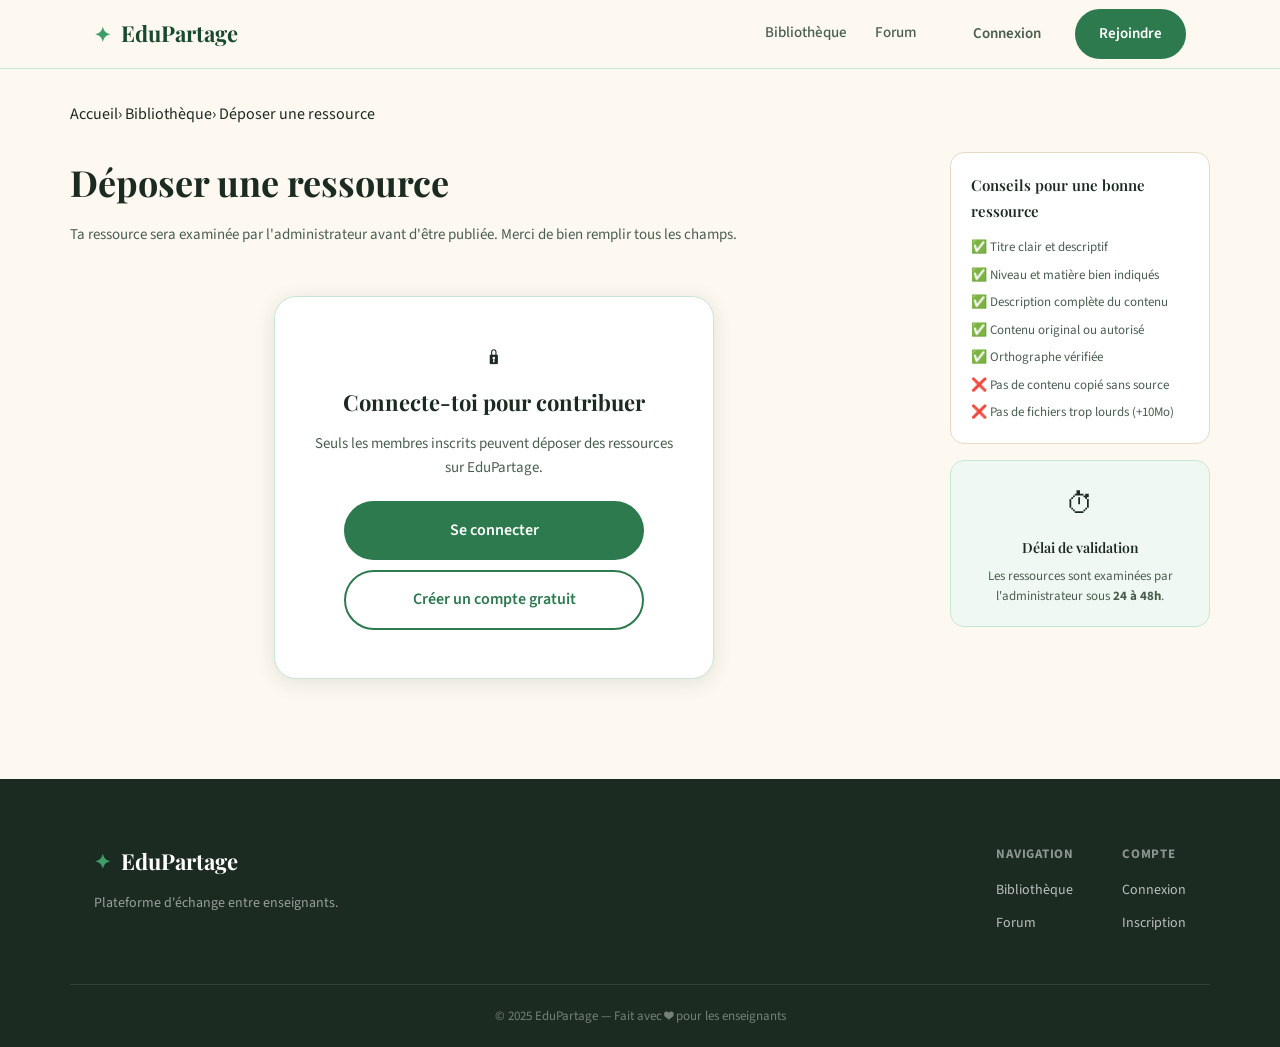
<file: deposer.html>
<!DOCTYPE html>
<html lang="fr">
<head>
  <meta charset="UTF-8">
  <meta name="viewport" content="width=device-width, initial-scale=1.0">
  <title>Déposer une ressource — EduPartage</title>
  <link rel="preconnect" href="https://fonts.googleapis.com">
  <link href="https://fonts.googleapis.com/css2?family=Playfair+Display:wght@600;700&family=Source+Sans+3:wght@400;500;600&display=swap" rel="stylesheet">
  <link rel="stylesheet" href="style.css">
  <link rel="stylesheet" href="auth.css">
  <link rel="stylesheet" href="deposer.css">
</head>
<body>

  <header class="navbar">
    <div class="container navbar-inner">
      <a href="index.html" class="logo"><span class="logo-icon">✦</span><span class="logo-text">EduPartage</span></a>
      <nav class="nav-links">
        <a href="bibliotheque.html">Bibliothèque</a>
        <a href="forum.html">Forum</a>
      </nav>
      <div class="nav-actions">
        <a href="connexion.html" class="btn btn-ghost">Connexion</a>
        <a href="inscription.html" class="btn btn-primary">Rejoindre</a>
      </div>
      <button class="menu-toggle" id="menuToggle"><span></span><span></span><span></span></button>
    </div>
    <div class="mobile-menu" id="mobileMenu">
      <a href="bibliotheque.html">Bibliothèque</a>
      <a href="forum.html">Forum</a>
      <a href="connexion.html">Connexion</a>
    </div>
  </header>

  <div class="dep-page container">
    <nav class="breadcrumb">
      <a href="index.html">Accueil</a><span>›</span>
      <a href="bibliotheque.html">Bibliothèque</a><span>›</span>
      <span>Déposer une ressource</span>
    </nav>

    <div class="dep-layout">

      <main class="dep-main">
        <div class="dep-header">
          <h1>Déposer une ressource</h1>
          <p>Ta ressource sera examinée par l'administrateur avant d'être publiée. Merci de bien remplir tous les champs.</p>
        </div>

        <!-- MUR DE CONNEXION si non connecté -->
        <div class="dep-lock">
          <div class="lock-box">
            <div class="paywall-icon">🔒</div>
            <h3>Connecte-toi pour contribuer</h3>
            <p>Seuls les membres inscrits peuvent déposer des ressources sur EduPartage.</p>
            <div style="display:flex;flex-direction:column;gap:10px;margin-top:20px;max-width:300px;margin-left:auto;margin-right:auto">
              <a href="connexion.html" class="btn btn-primary btn-large" style="justify-content:center">Se connecter</a>
              <a href="inscription.html" class="btn btn-outline btn-large" style="justify-content:center">Créer un compte gratuit</a>
            </div>
          </div>
        </div>

        <!-- FORMULAIRE (visible une fois connecté) -->
        <form class="dep-form auth-form" id="deposerForm" novalidate style="display:none">

          <div class="form-group">
            <label for="titre">Titre de la ressource <span class="req">*</span></label>
            <input type="text" id="titre" placeholder="ex: Fiche de cours — La combustion (6e)">
            <span class="form-error" id="err-titre"></span>
          </div>

          <div class="form-group">
            <label for="description">Description <span class="req">*</span></label>
            <textarea id="description" rows="3" placeholder="Décris brièvement le contenu, les objectifs et le niveau visé…" style="width:100%;font-family:var(--font-body);font-size:14px;color:var(--text-dark);border:1.5px solid var(--warm-sand);border-radius:var(--radius-sm);padding:11px 14px;outline:none;resize:vertical;transition:border-color var(--transition);"></textarea>
            <span class="form-error" id="err-description"></span>
          </div>

          <div class="form-row">
            <div class="form-group">
              <label for="dep-matiere">Matière <span class="req">*</span></label>
              <select id="dep-matiere">
                <option value="">— Choisir —</option>
                <option value="svt">SVT</option>
                <option value="maths">Mathématiques</option>
                <option value="francais">Français</option>
                <option value="histoire">Histoire-Géo</option>
                <option value="physique">Physique-Chimie</option>
                <option value="anglais">Anglais</option>
                <option value="autre">Autre</option>
              </select>
              <span class="form-error" id="err-dep-matiere"></span>
            </div>
            <div class="form-group">
              <label for="dep-niveau">Niveau <span class="req">*</span></label>
              <select id="dep-niveau">
                <option value="">— Choisir —</option>
                <option value="6e">6e</option>
                <option value="5e">5e</option>
                <option value="4e">4e</option>
                <option value="3e">3e</option>
                <option value="multi">Plusieurs niveaux</option>
              </select>
              <span class="form-error" id="err-dep-niveau"></span>
            </div>
          </div>

          <div class="form-row">
            <div class="form-group">
              <label for="dep-type">Type de document <span class="req">*</span></label>
              <select id="dep-type">
                <option value="">— Choisir —</option>
                <option value="cours">Fiche de cours</option>
                <option value="examen">Sujet d'examen</option>
                <option value="correction">Correction</option>
                <option value="exercice">Exercice</option>
                <option value="sequence">Séquence de cours</option>
              </select>
              <span class="form-error" id="err-dep-type"></span>
            </div>
            <div class="form-group">
              <label for="dep-tags">Mots-clés</label>
              <input type="text" id="dep-tags" placeholder="ex: combustion, énergie, 6e">
              <small style="font-size:11px;color:var(--text-light)">Séparés par des virgules</small>
            </div>
          </div>

          <!-- ZONE D'UPLOAD -->
          <div class="form-group">
            <label>Fichier <span class="req">*</span></label>
            <div class="upload-zone" id="uploadZone">
              <input type="file" id="fileInput" accept=".pdf,.doc,.docx,.jpg,.png" style="display:none">
              <div class="upload-icon">📁</div>
              <p class="upload-text">Glisse ton fichier ici ou <button type="button" class="link-btn" onclick="document.getElementById('fileInput').click()">parcourir</button></p>
              <small>PDF, Word, Image — max 10 Mo</small>
              <div class="file-preview" id="filePreview" style="display:none"></div>
            </div>
            <span class="form-error" id="err-file"></span>
          </div>

          <div class="form-group">
            <label for="apercu">Aperçu public (ce que les visiteurs voient sans connexion) <span class="req">*</span></label>
            <textarea id="apercu" rows="4" placeholder="Colle ici l'introduction ou la première partie de ta ressource. C'est ce que les visiteurs non connectés verront avant le mur." style="width:100%;font-family:var(--font-body);font-size:14px;color:var(--text-dark);border:1.5px solid var(--warm-sand);border-radius:var(--radius-sm);padding:11px 14px;outline:none;resize:vertical;"></textarea>
            <span class="form-error" id="err-apercu"></span>
          </div>

          <label class="form-checkbox">
            <input type="checkbox" id="confirm-original">
            <span>Je certifie que cette ressource est mon propre travail ou que j'ai le droit de la partager.</span>
          </label>
          <span class="form-error" id="err-confirm"></span>

          <button type="submit" class="btn btn-primary btn-large btn-full">
            📤 Soumettre la ressource
          </button>

        </form>

        <div class="auth-success" id="depSuccessMsg" style="display:none">
          <div class="success-icon">📬</div>
          <h3>Ressource soumise avec succès !</h3>
          <p>Ta ressource est en attente de validation par l'administrateur. Elle sera publiée dans les 24h si elle respecte les critères de qualité.</p>
          <a href="bibliotheque.html" class="btn btn-primary" style="margin-top:16px">Retour à la bibliothèque</a>
        </div>

      </main>

      <!-- SIDEBAR -->
      <aside class="dep-sidebar">
        <div class="dsb-card" style="background:var(--white);border:1px solid var(--warm-sand);border-radius:var(--radius-md);padding:20px">
          <h4 style="font-family:var(--font-display);font-size:15px;font-weight:600;color:var(--text-dark);margin-bottom:14px">Conseils pour une bonne ressource</h4>
          <ul class="dep-tips">
            <li>✅ Titre clair et descriptif</li>
            <li>✅ Niveau et matière bien indiqués</li>
            <li>✅ Description complète du contenu</li>
            <li>✅ Contenu original ou autorisé</li>
            <li>✅ Orthographe vérifiée</li>
            <li>❌ Pas de contenu copié sans source</li>
            <li>❌ Pas de fichiers trop lourds (+10Mo)</li>
          </ul>
        </div>

        <div class="dsb-card" style="background:var(--green-pale);border:1px solid var(--green-light);border-radius:var(--radius-md);padding:20px;text-align:center">
          <div style="font-size:28px;margin-bottom:8px">⏱</div>
          <h4 style="font-family:var(--font-display);font-size:14px;font-weight:600;margin-bottom:6px">Délai de validation</h4>
          <p style="font-size:13px;color:var(--text-mid);line-height:1.55">Les ressources sont examinées par l'administrateur sous <strong>24 à 48h</strong>.</p>
        </div>
      </aside>

    </div>
  </div>

  <footer class="footer">
    <div class="container footer-inner">
      <div class="footer-brand">
        <a href="index.html" class="logo"><span class="logo-icon">✦</span><span class="logo-text">EduPartage</span></a>
        <p>Plateforme d'échange entre enseignants.</p>
      </div>
      <div class="footer-links">
        <div class="footer-col"><strong>Navigation</strong><a href="bibliotheque.html">Bibliothèque</a><a href="forum.html">Forum</a></div>
        <div class="footer-col"><strong>Compte</strong><a href="connexion.html">Connexion</a><a href="inscription.html">Inscription</a></div>
      </div>
    </div>
    <div class="footer-bottom"><div class="container"><p>© 2025 EduPartage — Fait avec ❤️ pour les enseignants</p></div></div>
  </footer>

  <script src="script.js"></script>
  <script src="deposer.js"></script>
</body>
</html>
</file>
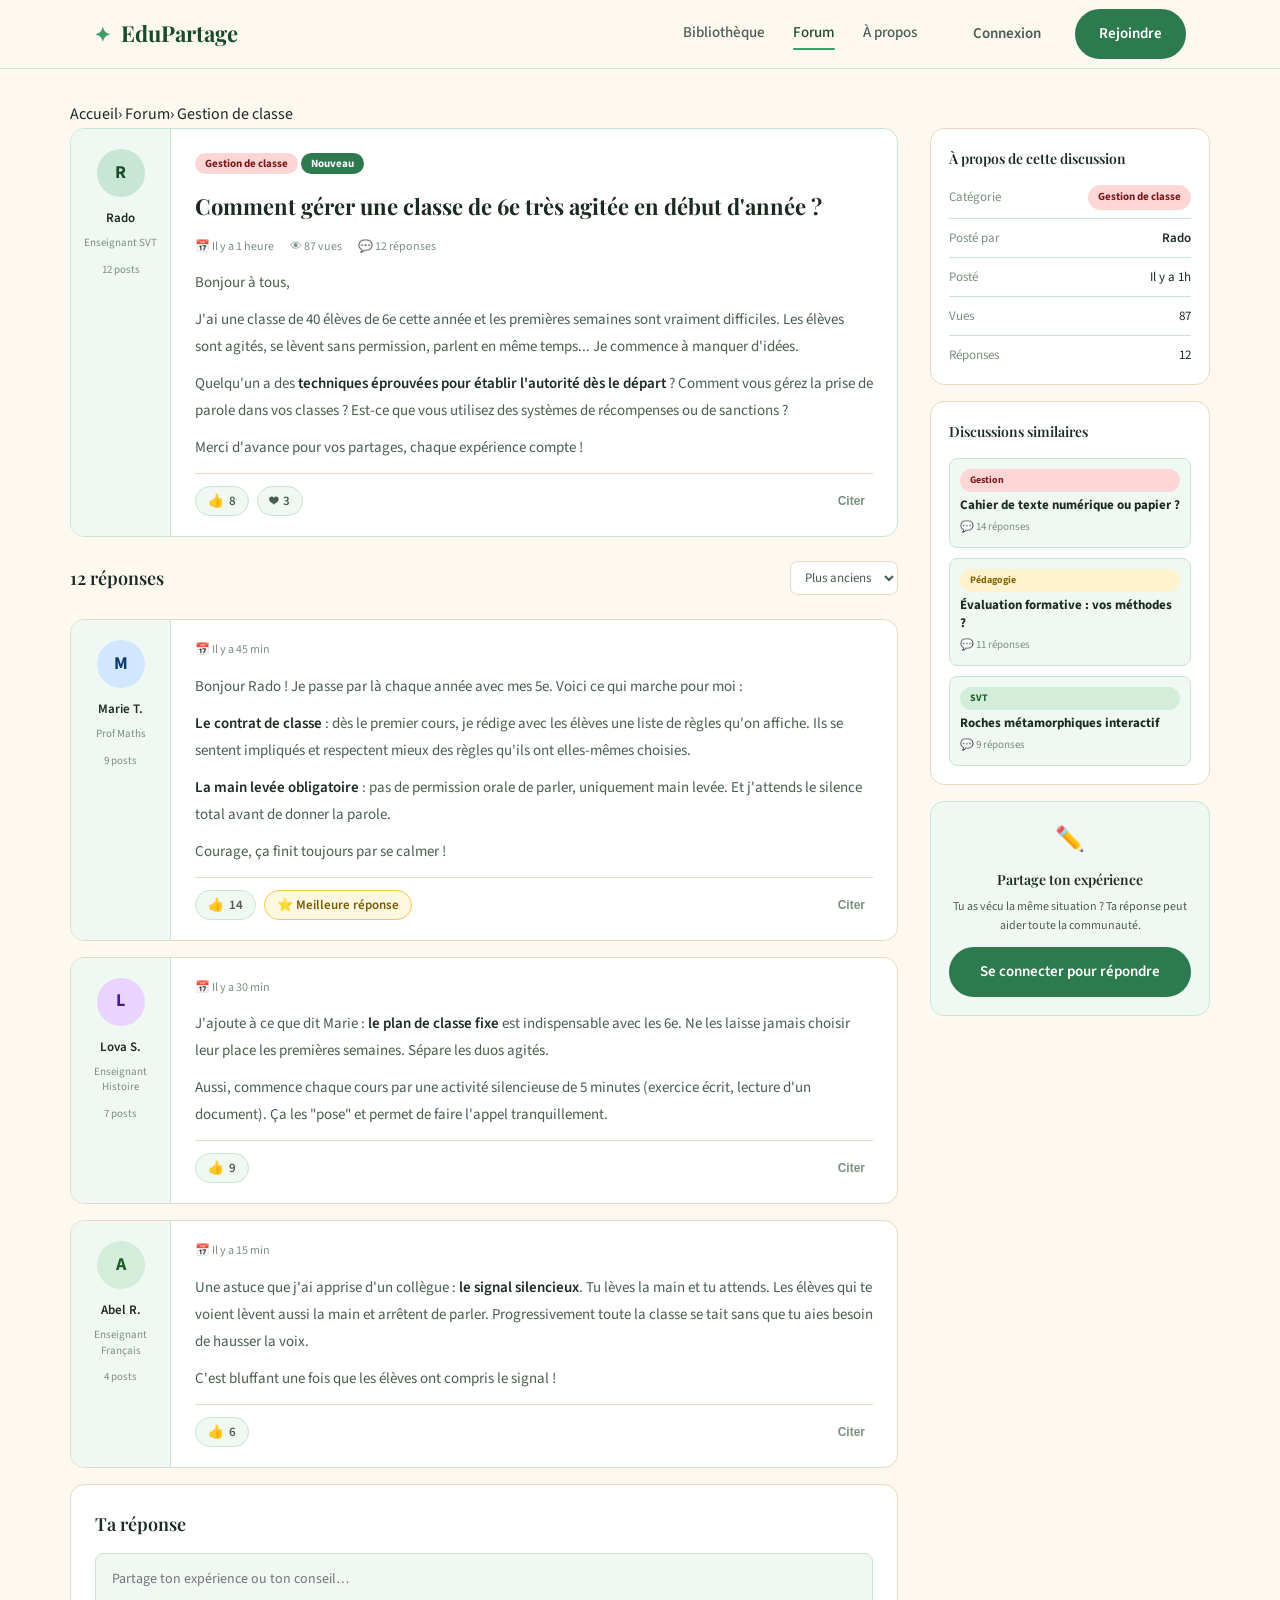
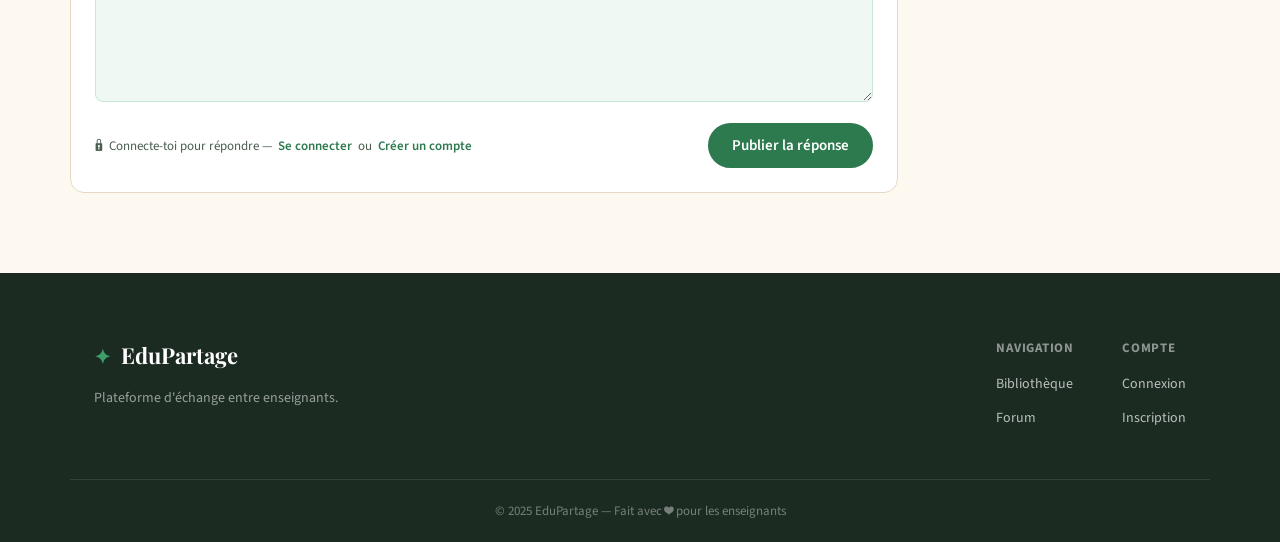
<file: discussion.html>
<!DOCTYPE html>
<html lang="fr">
<head>
  <meta charset="UTF-8">
  <meta name="viewport" content="width=device-width, initial-scale=1.0">
  <title>Discussion — EduPartage</title>
  <link rel="preconnect" href="https://fonts.googleapis.com">
  <link href="https://fonts.googleapis.com/css2?family=Playfair+Display:wght@600;700&family=Source+Sans+3:wght@400;500;600&display=swap" rel="stylesheet">
  <link rel="stylesheet" href="style.css">
  <link rel="stylesheet" href="discussion.css">
</head>
<body>

  <header class="navbar">
    <div class="container navbar-inner">
      <a href="index.html" class="logo"><span class="logo-icon">✦</span><span class="logo-text">EduPartage</span></a>
      <nav class="nav-links">
        <a href="bibliotheque.html">Bibliothèque</a>
        <a href="forum.html" class="nav-active">Forum</a>
        <a href="apropos.html">À propos</a>
      </nav>
      <div class="nav-actions">
        <a href="connexion.html" class="btn btn-ghost">Connexion</a>
        <a href="inscription.html" class="btn btn-primary">Rejoindre</a>
      </div>
      <button class="menu-toggle" id="menuToggle"><span></span><span></span><span></span></button>
    </div>
    <div class="mobile-menu" id="mobileMenu">
      <a href="bibliotheque.html">Bibliothèque</a>
      <a href="forum.html">Forum</a>
      <a href="connexion.html">Connexion</a>
      <a href="inscription.html" class="btn btn-primary">Rejoindre</a>
    </div>
  </header>

  <div class="disc-page container">

    <!-- FIL D'ARIANE -->
    <nav class="breadcrumb">
      <a href="index.html">Accueil</a><span>›</span>
      <a href="forum.html">Forum</a><span>›</span>
      <span>Gestion de classe</span>
    </nav>

    <div class="disc-layout">

      <!-- COLONNE PRINCIPALE -->
      <main class="disc-main">

        <!-- POST ORIGINAL -->
        <article class="post post--original">
          <div class="post-sidebar">
            <div class="post-avatar" style="background:var(--green-light);color:var(--green-dark)">R</div>
            <div class="post-author-name">Rado</div>
            <div class="post-author-role">Enseignant SVT</div>
            <div class="post-author-posts">12 posts</div>
          </div>
          <div class="post-body">
            <div class="post-header">
              <div class="disc-top">
                <span class="disc-cat cat-gestion">Gestion de classe</span>
                <span class="disc-badge new">Nouveau</span>
              </div>
              <h1 class="post-title">Comment gérer une classe de 6e très agitée en début d'année ?</h1>
              <div class="post-meta">
                <span>📅 Il y a 1 heure</span>
                <span>👁 87 vues</span>
                <span>💬 12 réponses</span>
              </div>
            </div>
            <div class="post-content">
              <p>Bonjour à tous,</p>
              <p>J'ai une classe de 40 élèves de 6e cette année et les premières semaines sont vraiment difficiles. Les élèves sont agités, se lèvent sans permission, parlent en même temps... Je commence à manquer d'idées.</p>
              <p>Quelqu'un a des <strong>techniques éprouvées pour établir l'autorité dès le départ</strong> ? Comment vous gérez la prise de parole dans vos classes ? Est-ce que vous utilisez des systèmes de récompenses ou de sanctions ?</p>
              <p>Merci d'avance pour vos partages, chaque expérience compte !</p>
            </div>
            <div class="post-footer">
              <div class="post-reactions">
                <button class="react-btn" onclick="toggleReact(this)">👍 <span>8</span></button>
                <button class="react-btn" onclick="toggleReact(this)">❤️ <span>3</span></button>
              </div>
              <button class="btn-reply-quote" onclick="quotePost('Rado')">Citer</button>
            </div>
          </div>
        </article>

        <!-- RÉPONSES -->
        <div class="replies-header">
          <h2>12 réponses</h2>
          <select class="sort-replies" id="sortReplies">
            <option value="ancien">Plus anciens</option>
            <option value="recent">Plus récents</option>
            <option value="votes">Plus votés</option>
          </select>
        </div>

        <article class="post">
          <div class="post-sidebar">
            <div class="post-avatar" style="background:#d0e8ff;color:#0d3a6e">M</div>
            <div class="post-author-name">Marie T.</div>
            <div class="post-author-role">Prof Maths</div>
            <div class="post-author-posts">9 posts</div>
          </div>
          <div class="post-body">
            <div class="post-meta"><span>📅 Il y a 45 min</span></div>
            <div class="post-content">
              <p>Bonjour Rado ! Je passe par là chaque année avec mes 5e. Voici ce qui marche pour moi :</p>
              <p><strong>Le contrat de classe</strong> : dès le premier cours, je rédige avec les élèves une liste de règles qu'on affiche. Ils se sentent impliqués et respectent mieux des règles qu'ils ont elles-mêmes choisies.</p>
              <p><strong>La main levée obligatoire</strong> : pas de permission orale de parler, uniquement main levée. Et j'attends le silence total avant de donner la parole.</p>
              <p>Courage, ça finit toujours par se calmer !</p>
            </div>
            <div class="post-footer">
              <div class="post-reactions">
                <button class="react-btn" onclick="toggleReact(this)">👍 <span>14</span></button>
                <button class="react-btn react-btn--best">⭐ Meilleure réponse</button>
              </div>
              <button class="btn-reply-quote" onclick="quotePost('Marie T.')">Citer</button>
            </div>
          </div>
        </article>

        <article class="post">
          <div class="post-sidebar">
            <div class="post-avatar" style="background:#e8d4ff;color:#4a1a8e">L</div>
            <div class="post-author-name">Lova S.</div>
            <div class="post-author-role">Enseignant Histoire</div>
            <div class="post-author-posts">7 posts</div>
          </div>
          <div class="post-body">
            <div class="post-meta"><span>📅 Il y a 30 min</span></div>
            <div class="post-content">
              <p>J'ajoute à ce que dit Marie : <strong>le plan de classe fixe</strong> est indispensable avec les 6e. Ne les laisse jamais choisir leur place les premières semaines. Sépare les duos agités.</p>
              <p>Aussi, commence chaque cours par une activité silencieuse de 5 minutes (exercice écrit, lecture d'un document). Ça les "pose" et permet de faire l'appel tranquillement.</p>
            </div>
            <div class="post-footer">
              <div class="post-reactions">
                <button class="react-btn" onclick="toggleReact(this)">👍 <span>9</span></button>
              </div>
              <button class="btn-reply-quote" onclick="quotePost('Lova S.')">Citer</button>
            </div>
          </div>
        </article>

        <article class="post">
          <div class="post-sidebar">
            <div class="post-avatar" style="background:#d4edda;color:#1a5e2a">A</div>
            <div class="post-author-name">Abel R.</div>
            <div class="post-author-role">Enseignant Français</div>
            <div class="post-author-posts">4 posts</div>
          </div>
          <div class="post-body">
            <div class="post-meta"><span>📅 Il y a 15 min</span></div>
            <div class="post-content">
              <p>Une astuce que j'ai apprise d'un collègue : <strong>le signal silencieux</strong>. Tu lèves la main et tu attends. Les élèves qui te voient lèvent aussi la main et arrêtent de parler. Progressivement toute la classe se tait sans que tu aies besoin de hausser la voix.</p>
              <p>C'est bluffant une fois que les élèves ont compris le signal !</p>
            </div>
            <div class="post-footer">
              <div class="post-reactions">
                <button class="react-btn" onclick="toggleReact(this)">👍 <span>6</span></button>
              </div>
              <button class="btn-reply-quote" onclick="quotePost('Abel R.')">Citer</button>
            </div>
          </div>
        </article>

        <!-- ZONE DE RÉPONSE -->
        <div class="reply-box" id="replyBox">
          <h3>Ta réponse</h3>
          <div id="quotePreview" class="quote-preview" style="display:none"></div>
          <textarea id="replyText" placeholder="Partage ton expérience ou ton conseil…" rows="5"></textarea>
          <div class="reply-actions">
            <div class="reply-lock">
              <span>🔒</span>
              <span>Connecte-toi pour répondre —</span>
              <a href="connexion.html">Se connecter</a>
              <span>ou</span>
              <a href="inscription.html">Créer un compte</a>
            </div>
            <button class="btn btn-primary" onclick="submitReply()">Publier la réponse</button>
          </div>
        </div>

      </main>

      <!-- SIDEBAR -->
      <aside class="disc-sidebar">
        <div class="dsb-card">
          <h4>À propos de cette discussion</h4>
          <ul class="dsb-info">
            <li><span>Catégorie</span><span class="disc-cat cat-gestion" style="font-size:11px">Gestion de classe</span></li>
            <li><span>Posté par</span><strong>Rado</strong></li>
            <li><span>Posté</span><span>Il y a 1h</span></li>
            <li><span>Vues</span><span>87</span></li>
            <li><span>Réponses</span><span>12</span></li>
          </ul>
        </div>

        <div class="dsb-card">
          <h4>Discussions similaires</h4>
          <div class="similar-discs">
            <a href="discussion.html" class="sim-disc">
              <span class="disc-cat cat-gestion" style="font-size:10px">Gestion</span>
              <strong>Cahier de texte numérique ou papier ?</strong>
              <small>💬 14 réponses</small>
            </a>
            <a href="discussion.html" class="sim-disc">
              <span class="disc-cat cat-pedagogie" style="font-size:10px">Pédagogie</span>
              <strong>Évaluation formative : vos méthodes ?</strong>
              <small>💬 11 réponses</small>
            </a>
            <a href="discussion.html" class="sim-disc">
              <span class="disc-cat cat-svt" style="font-size:10px">SVT</span>
              <strong>Roches métamorphiques interactif</strong>
              <small>💬 9 réponses</small>
            </a>
          </div>
        </div>

        <div class="dsb-card dsb-cta">
          <div class="sc-icon">✏️</div>
          <h4>Partage ton expérience</h4>
          <p>Tu as vécu la même situation ? Ta réponse peut aider toute la communauté.</p>
          <a href="connexion.html" class="btn btn-primary" style="width:100%;justify-content:center">Se connecter pour répondre</a>
        </div>
      </aside>

    </div>
  </div>

  <footer class="footer">
    <div class="container footer-inner">
      <div class="footer-brand">
        <a href="index.html" class="logo"><span class="logo-icon">✦</span><span class="logo-text">EduPartage</span></a>
        <p>Plateforme d'échange entre enseignants.</p>
      </div>
      <div class="footer-links">
        <div class="footer-col"><strong>Navigation</strong><a href="bibliotheque.html">Bibliothèque</a><a href="forum.html">Forum</a></div>
        <div class="footer-col"><strong>Compte</strong><a href="connexion.html">Connexion</a><a href="inscription.html">Inscription</a></div>
      </div>
    </div>
    <div class="footer-bottom"><div class="container"><p>© 2025 EduPartage — Fait avec ❤️ pour les enseignants</p></div></div>
  </footer>

  <script src="script.js"></script>
  <script src="discussion.js"></script>
</body>
</html>
</file>
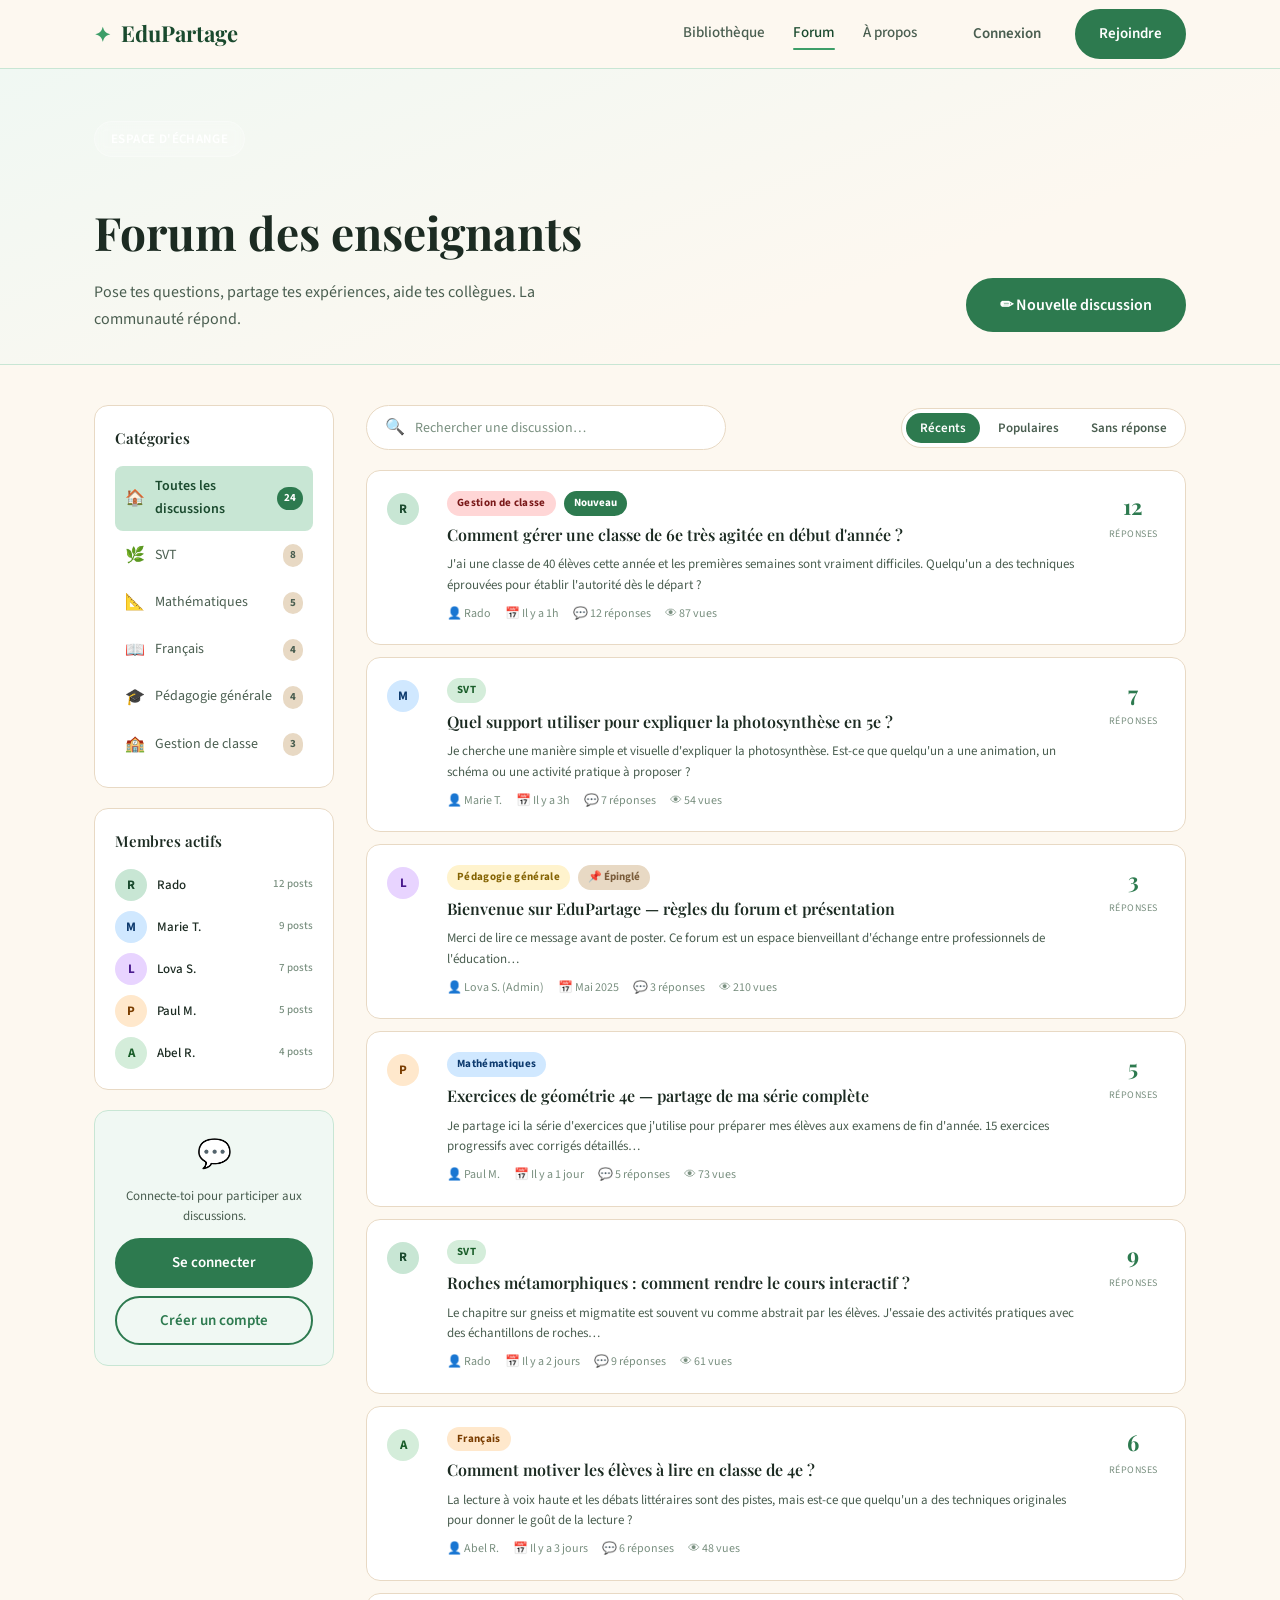
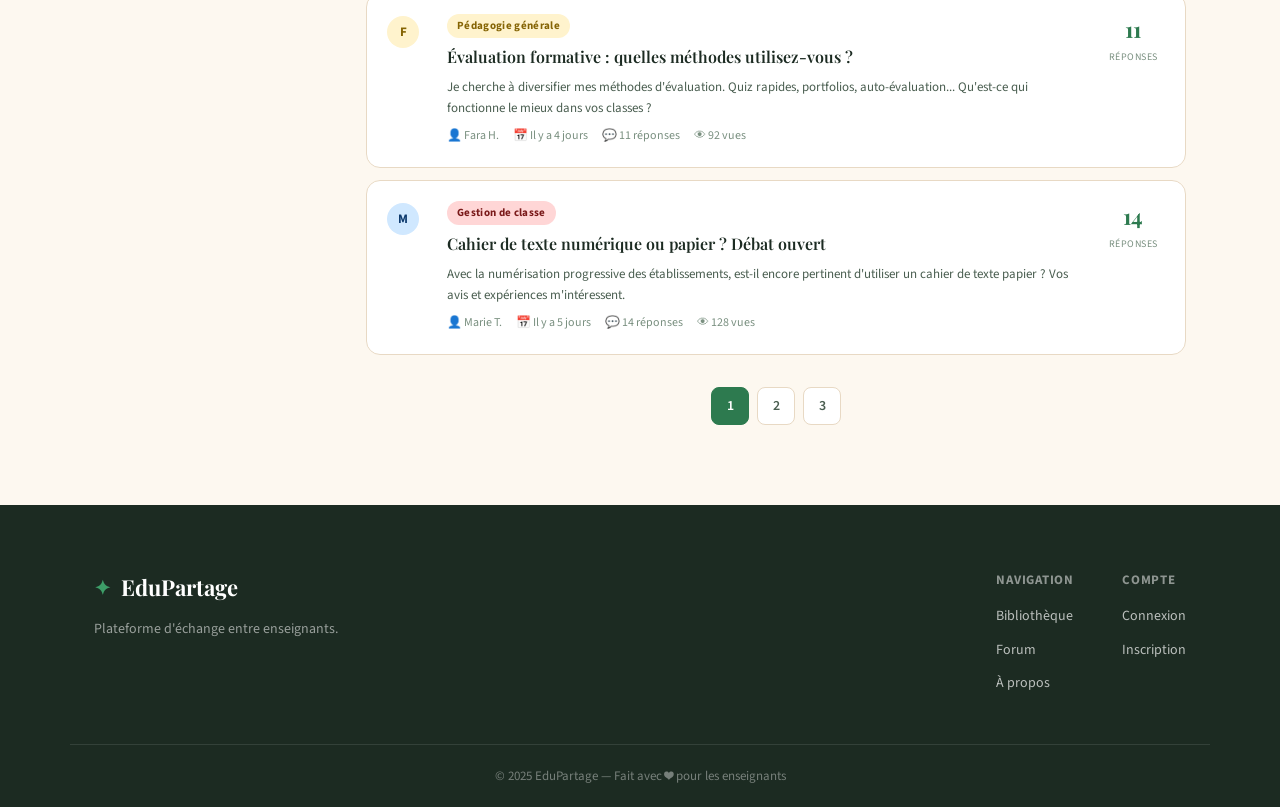
<file: forum.html>
<!DOCTYPE html>
<html lang="fr">
<head>
  <meta charset="UTF-8">
  <meta name="viewport" content="width=device-width, initial-scale=1.0">
  <title>Forum — EduPartage</title>
  <link rel="preconnect" href="https://fonts.googleapis.com">
  <link href="https://fonts.googleapis.com/css2?family=Playfair+Display:wght@600;700&family=Source+Sans+3:wght@400;500;600&display=swap" rel="stylesheet">
  <link rel="stylesheet" href="style.css">
  <link rel="stylesheet" href="forum.css">
</head>
<body>

  <!-- NAVBAR -->
  <header class="navbar">
    <div class="container navbar-inner">
      <a href="index.html" class="logo">
        <span class="logo-icon">✦</span>
        <span class="logo-text">EduPartage</span>
      </a>
      <nav class="nav-links">
        <a href="bibliotheque.html">Bibliothèque</a>
        <a href="forum.html" class="nav-active">Forum</a>
        <a href="apropos.html">À propos</a>
      </nav>
      <div class="nav-actions">
        <a href="connexion.html" class="btn btn-ghost">Connexion</a>
        <a href="inscription.html" class="btn btn-primary">Rejoindre</a>
      </div>
      <button class="menu-toggle" id="menuToggle" aria-label="Menu">
        <span></span><span></span><span></span>
      </button>
    </div>
    <div class="mobile-menu" id="mobileMenu">
      <a href="bibliotheque.html">Bibliothèque</a>
      <a href="forum.html">Forum</a>
      <a href="connexion.html">Connexion</a>
      <a href="inscription.html" class="btn btn-primary">Rejoindre</a>
    </div>
  </header>

  <!-- EN-TÊTE FORUM -->
  <section class="forum-hero">
    <div class="container forum-hero-inner">
      <div>
        <span class="hero-badge">Espace d'échange</span>
        <h1 class="forum-title">Forum des enseignants</h1>
        <p class="forum-desc">Pose tes questions, partage tes expériences, aide tes collègues. La communauté répond.</p>
      </div>
      <button class="btn btn-primary btn-large" id="btnNouvelleDiscussion">
        ✏ Nouvelle discussion
      </button>
    </div>
  </section>

  <!-- CORPS PRINCIPAL -->
  <div class="forum-body">
    <div class="container forum-layout">

      <!-- SIDEBAR GAUCHE : catégories -->
      <aside class="forum-sidebar">
        <div class="fsb-card">
          <h3>Catégories</h3>
          <ul class="cat-list">
            <li class="cat-item active" data-cat="tout">
              <span class="cat-icon">🏠</span>
              <span class="cat-label">Toutes les discussions</span>
              <span class="cat-count">24</span>
            </li>
            <li class="cat-item" data-cat="svt">
              <span class="cat-icon">🌿</span>
              <span class="cat-label">SVT</span>
              <span class="cat-count">8</span>
            </li>
            <li class="cat-item" data-cat="maths">
              <span class="cat-icon">📐</span>
              <span class="cat-label">Mathématiques</span>
              <span class="cat-count">5</span>
            </li>
            <li class="cat-item" data-cat="francais">
              <span class="cat-icon">📖</span>
              <span class="cat-label">Français</span>
              <span class="cat-count">4</span>
            </li>
            <li class="cat-item" data-cat="pedagogie">
              <span class="cat-icon">🎓</span>
              <span class="cat-label">Pédagogie générale</span>
              <span class="cat-count">4</span>
            </li>
            <li class="cat-item" data-cat="gestion">
              <span class="cat-icon">🏫</span>
              <span class="cat-label">Gestion de classe</span>
              <span class="cat-count">3</span>
            </li>
          </ul>
        </div>

        <div class="fsb-card">
          <h3>Membres actifs</h3>
          <ul class="members-list">
            <li><div class="res-avatar" style="background:var(--green-light);color:var(--green-dark)">R</div><span>Rado</span><small>12 posts</small></li>
            <li><div class="res-avatar" style="background:#d0e8ff;color:#0d3a6e">M</div><span>Marie T.</span><small>9 posts</small></li>
            <li><div class="res-avatar" style="background:#e8d4ff;color:#4a1a8e">L</div><span>Lova S.</span><small>7 posts</small></li>
            <li><div class="res-avatar" style="background:#ffe8cc;color:#7a3d00">P</div><span>Paul M.</span><small>5 posts</small></li>
            <li><div class="res-avatar" style="background:#d4edda;color:#1a5e2a">A</div><span>Abel R.</span><small>4 posts</small></li>
          </ul>
        </div>

        <div class="fsb-card fsb-cta">
          <div class="sc-icon">💬</div>
          <p>Connecte-toi pour participer aux discussions.</p>
          <a href="connexion.html" class="btn btn-primary" style="width:100%;justify-content:center">Se connecter</a>
          <a href="inscription.html" class="btn btn-outline" style="width:100%;justify-content:center;margin-top:8px">Créer un compte</a>
        </div>
      </aside>

      <!-- CONTENU PRINCIPAL -->
      <main class="forum-main">

        <!-- BARRE DE RECHERCHE + TRI -->
        <div class="forum-toolbar">
          <div class="forum-search">
            <span>🔍</span>
            <input type="text" id="forumSearch" placeholder="Rechercher une discussion…">
          </div>
          <div class="forum-sort">
            <button class="sort-tab active" data-sort="recent">Récents</button>
            <button class="sort-tab" data-sort="popular">Populaires</button>
            <button class="sort-tab" data-sort="nonrepondus">Sans réponse</button>
          </div>
        </div>

        <!-- LISTE DES DISCUSSIONS -->
        <div class="discussions-list" id="discussionsList">

          <article class="discussion-card" data-cat="gestion">
            <div class="disc-left">
              <div class="res-avatar" style="background:var(--green-light);color:var(--green-dark)">R</div>
            </div>
            <div class="disc-body">
              <div class="disc-top">
                <span class="disc-cat cat-gestion">Gestion de classe</span>
                <span class="disc-badge new">Nouveau</span>
              </div>
              <h3 class="disc-title">
                <a href="discussion.html">Comment gérer une classe de 6e très agitée en début d'année ?</a>
              </h3>
              <p class="disc-excerpt">
                J'ai une classe de 40 élèves cette année et les premières semaines sont vraiment difficiles. Quelqu'un a des techniques éprouvées pour établir l'autorité dès le départ ?
              </p>
              <div class="disc-meta">
                <span>👤 Rado</span>
                <span>📅 Il y a 1h</span>
                <span>💬 12 réponses</span>
                <span>👁 87 vues</span>
              </div>
            </div>
            <div class="disc-right">
              <div class="disc-replies">12</div>
              <small>réponses</small>
            </div>
          </article>

          <article class="discussion-card" data-cat="svt">
            <div class="disc-left">
              <div class="res-avatar" style="background:#d0e8ff;color:#0d3a6e">M</div>
            </div>
            <div class="disc-body">
              <div class="disc-top">
                <span class="disc-cat cat-svt">SVT</span>
              </div>
              <h3 class="disc-title">
                <a href="discussion.html">Quel support utiliser pour expliquer la photosynthèse en 5e ?</a>
              </h3>
              <p class="disc-excerpt">
                Je cherche une manière simple et visuelle d'expliquer la photosynthèse. Est-ce que quelqu'un a une animation, un schéma ou une activité pratique à proposer ?
              </p>
              <div class="disc-meta">
                <span>👤 Marie T.</span>
                <span>📅 Il y a 3h</span>
                <span>💬 7 réponses</span>
                <span>👁 54 vues</span>
              </div>
            </div>
            <div class="disc-right">
              <div class="disc-replies">7</div>
              <small>réponses</small>
            </div>
          </article>

          <article class="discussion-card" data-cat="pedagogie">
            <div class="disc-left">
              <div class="res-avatar" style="background:#e8d4ff;color:#4a1a8e">L</div>
            </div>
            <div class="disc-body">
              <div class="disc-top">
                <span class="disc-cat cat-pedagogie">Pédagogie générale</span>
                <span class="disc-badge epingle">📌 Épinglé</span>
              </div>
              <h3 class="disc-title">
                <a href="discussion.html">Bienvenue sur EduPartage — règles du forum et présentation</a>
              </h3>
              <p class="disc-excerpt">
                Merci de lire ce message avant de poster. Ce forum est un espace bienveillant d'échange entre professionnels de l'éducation…
              </p>
              <div class="disc-meta">
                <span>👤 Lova S. (Admin)</span>
                <span>📅 Mai 2025</span>
                <span>💬 3 réponses</span>
                <span>👁 210 vues</span>
              </div>
            </div>
            <div class="disc-right">
              <div class="disc-replies">3</div>
              <small>réponses</small>
            </div>
          </article>

          <article class="discussion-card" data-cat="maths">
            <div class="disc-left">
              <div class="res-avatar" style="background:#ffe8cc;color:#7a3d00">P</div>
            </div>
            <div class="disc-body">
              <div class="disc-top">
                <span class="disc-cat cat-maths">Mathématiques</span>
              </div>
              <h3 class="disc-title">
                <a href="discussion.html">Exercices de géométrie 4e — partage de ma série complète</a>
              </h3>
              <p class="disc-excerpt">
                Je partage ici la série d'exercices que j'utilise pour préparer mes élèves aux examens de fin d'année. 15 exercices progressifs avec corrigés détaillés…
              </p>
              <div class="disc-meta">
                <span>👤 Paul M.</span>
                <span>📅 Il y a 1 jour</span>
                <span>💬 5 réponses</span>
                <span>👁 73 vues</span>
              </div>
            </div>
            <div class="disc-right">
              <div class="disc-replies">5</div>
              <small>réponses</small>
            </div>
          </article>

          <article class="discussion-card" data-cat="svt">
            <div class="disc-left">
              <div class="res-avatar" style="background:var(--green-light);color:var(--green-dark)">R</div>
            </div>
            <div class="disc-body">
              <div class="disc-top">
                <span class="disc-cat cat-svt">SVT</span>
              </div>
              <h3 class="disc-title">
                <a href="discussion.html">Roches métamorphiques : comment rendre le cours interactif ?</a>
              </h3>
              <p class="disc-excerpt">
                Le chapitre sur gneiss et migmatite est souvent vu comme abstrait par les élèves. J'essaie des activités pratiques avec des échantillons de roches…
              </p>
              <div class="disc-meta">
                <span>👤 Rado</span>
                <span>📅 Il y a 2 jours</span>
                <span>💬 9 réponses</span>
                <span>👁 61 vues</span>
              </div>
            </div>
            <div class="disc-right">
              <div class="disc-replies">9</div>
              <small>réponses</small>
            </div>
          </article>

          <article class="discussion-card" data-cat="francais">
            <div class="disc-left">
              <div class="res-avatar" style="background:#d4edda;color:#1a5e2a">A</div>
            </div>
            <div class="disc-body">
              <div class="disc-top">
                <span class="disc-cat cat-francais">Français</span>
              </div>
              <h3 class="disc-title">
                <a href="discussion.html">Comment motiver les élèves à lire en classe de 4e ?</a>
              </h3>
              <p class="disc-excerpt">
                La lecture à voix haute et les débats littéraires sont des pistes, mais est-ce que quelqu'un a des techniques originales pour donner le goût de la lecture ?
              </p>
              <div class="disc-meta">
                <span>👤 Abel R.</span>
                <span>📅 Il y a 3 jours</span>
                <span>💬 6 réponses</span>
                <span>👁 48 vues</span>
              </div>
            </div>
            <div class="disc-right">
              <div class="disc-replies">6</div>
              <small>réponses</small>
            </div>
          </article>

          <article class="discussion-card" data-cat="pedagogie">
            <div class="disc-left">
              <div class="res-avatar" style="background:#fff3cd;color:#856404">F</div>
            </div>
            <div class="disc-body">
              <div class="disc-top">
                <span class="disc-cat cat-pedagogie">Pédagogie générale</span>
              </div>
              <h3 class="disc-title">
                <a href="discussion.html">Évaluation formative : quelles méthodes utilisez-vous ?</a>
              </h3>
              <p class="disc-excerpt">
                Je cherche à diversifier mes méthodes d'évaluation. Quiz rapides, portfolios, auto-évaluation... Qu'est-ce qui fonctionne le mieux dans vos classes ?
              </p>
              <div class="disc-meta">
                <span>👤 Fara H.</span>
                <span>📅 Il y a 4 jours</span>
                <span>💬 11 réponses</span>
                <span>👁 92 vues</span>
              </div>
            </div>
            <div class="disc-right">
              <div class="disc-replies">11</div>
              <small>réponses</small>
            </div>
          </article>

          <article class="discussion-card" data-cat="gestion">
            <div class="disc-left">
              <div class="res-avatar" style="background:#d0e8ff;color:#0d3a6e">M</div>
            </div>
            <div class="disc-body">
              <div class="disc-top">
                <span class="disc-cat cat-gestion">Gestion de classe</span>
              </div>
              <h3 class="disc-title">
                <a href="discussion.html">Cahier de texte numérique ou papier ? Débat ouvert</a>
              </h3>
              <p class="disc-excerpt">
                Avec la numérisation progressive des établissements, est-il encore pertinent d'utiliser un cahier de texte papier ? Vos avis et expériences m'intéressent.
              </p>
              <div class="disc-meta">
                <span>👤 Marie T.</span>
                <span>📅 Il y a 5 jours</span>
                <span>💬 14 réponses</span>
                <span>👁 128 vues</span>
              </div>
            </div>
            <div class="disc-right">
              <div class="disc-replies">14</div>
              <small>réponses</small>
            </div>
          </article>

        </div><!-- fin discussions-list -->

        <!-- VIDE -->
        <div class="empty-state" id="emptyForum" style="display:none">
          <div class="empty-icon">💬</div>
          <h3>Aucune discussion trouvée</h3>
          <p>Essaie une autre catégorie ou <button class="link-btn" id="resetForum">réinitialise la recherche</button>.</p>
        </div>

        <!-- PAGINATION -->
        <div class="pagination">
          <button class="page-btn active">1</button>
          <button class="page-btn">2</button>
          <button class="page-btn">3</button>
        </div>

      </main>
    </div>
  </div>

  <!-- MODAL NOUVELLE DISCUSSION -->
  <div class="modal-overlay" id="modalOverlay">
    <div class="modal">
      <div class="modal-header">
        <h3>Nouvelle discussion</h3>
        <button class="modal-close" id="modalClose">✕</button>
      </div>
      <div class="modal-body">
        <div class="modal-lock">
          <div class="paywall-icon">🔒</div>
          <h4>Connecte-toi pour poster</h4>
          <p>Seuls les membres inscrits peuvent créer des discussions ou répondre.</p>
          <div style="display:flex;flex-direction:column;gap:10px;margin-top:20px">
            <a href="connexion.html" class="btn btn-primary btn-large" style="justify-content:center">Se connecter</a>
            <a href="inscription.html" class="btn btn-outline btn-large" style="justify-content:center">Créer un compte gratuit</a>
          </div>
        </div>
      </div>
    </div>
  </div>

  <!-- FOOTER -->
  <footer class="footer">
    <div class="container footer-inner">
      <div class="footer-brand">
        <a href="index.html" class="logo">
          <span class="logo-icon">✦</span>
          <span class="logo-text">EduPartage</span>
        </a>
        <p>Plateforme d'échange entre enseignants.</p>
      </div>
      <div class="footer-links">
        <div class="footer-col">
          <strong>Navigation</strong>
          <a href="bibliotheque.html">Bibliothèque</a>
          <a href="forum.html">Forum</a>
          <a href="apropos.html">À propos</a>
        </div>
        <div class="footer-col">
          <strong>Compte</strong>
          <a href="connexion.html">Connexion</a>
          <a href="inscription.html">Inscription</a>
        </div>
      </div>
    </div>
    <div class="footer-bottom">
      <div class="container">
        <p>© 2025 EduPartage — Fait avec ❤️ pour les enseignants</p>
      </div>
    </div>
  </footer>

  <script src="script.js"></script>
  <script src="forum.js"></script>
</body>
</html>
</file>
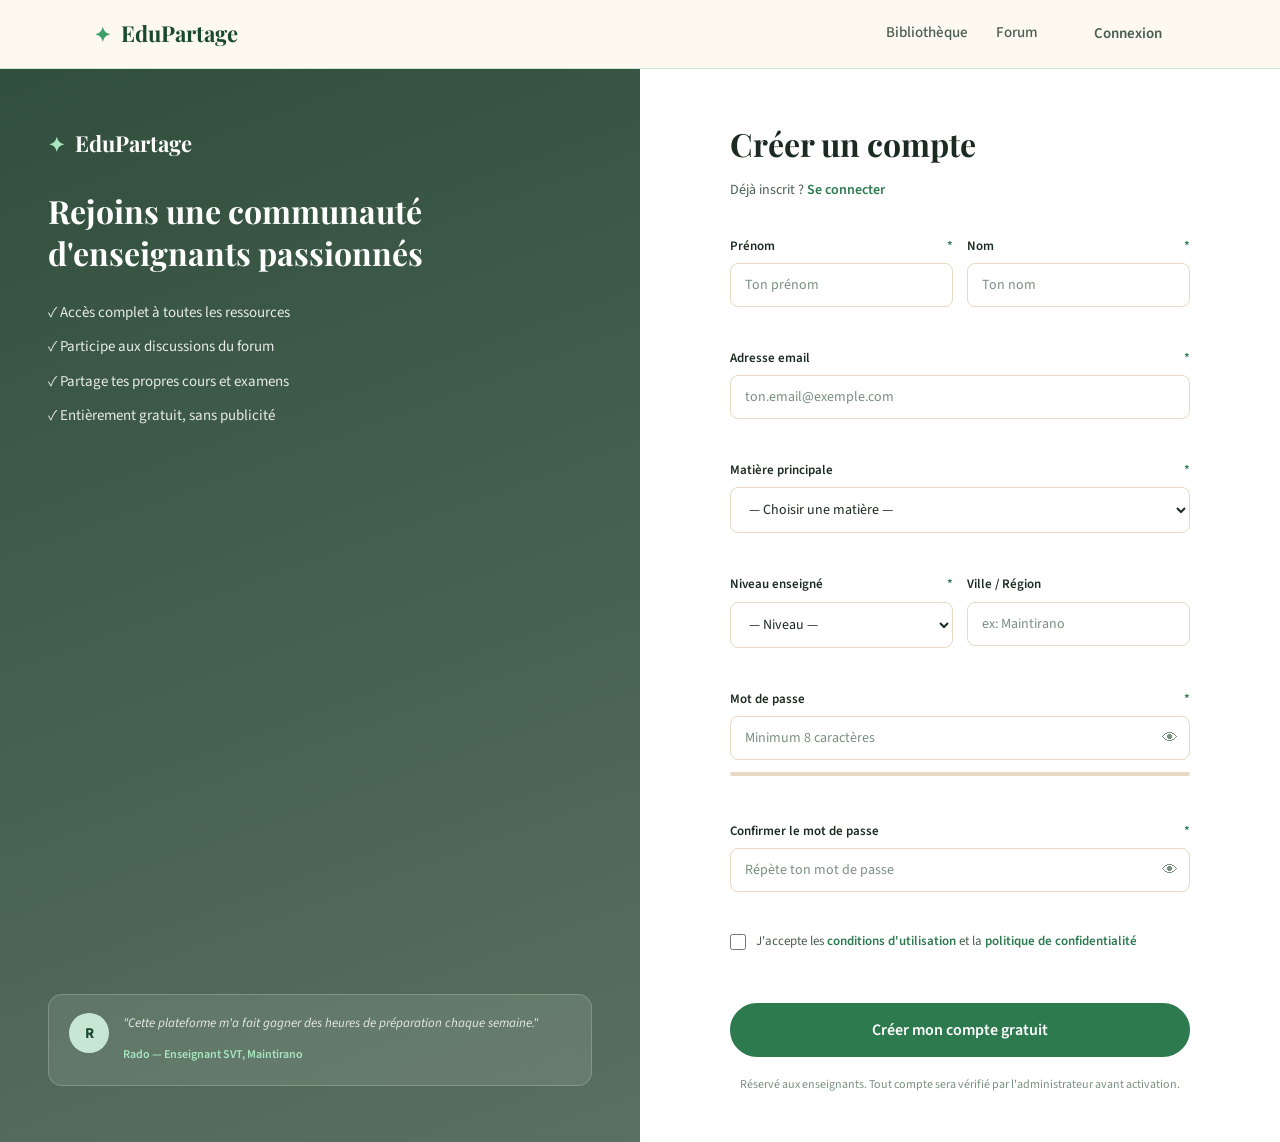
<file: inscription.html>
<!DOCTYPE html>
<html lang="fr">
<head>
  <meta charset="UTF-8">
  <meta name="viewport" content="width=device-width, initial-scale=1.0">
  <title>Inscription — EduPartage</title>
  <link rel="preconnect" href="https://fonts.googleapis.com">
  <link href="https://fonts.googleapis.com/css2?family=Playfair+Display:wght@600;700&family=Source+Sans+3:wght@400;500;600&display=swap" rel="stylesheet">
  <link rel="stylesheet" href="style.css">
  <link rel="stylesheet" href="auth.css">
</head>
<body class="auth-body">

  <header class="navbar">
    <div class="container navbar-inner">
      <a href="index.html" class="logo">
        <span class="logo-icon">✦</span>
        <span class="logo-text">EduPartage</span>
      </a>
      <nav class="nav-links">
        <a href="bibliotheque.html">Bibliothèque</a>
        <a href="forum.html">Forum</a>
      </nav>
      <div class="nav-actions">
        <a href="connexion.html" class="btn btn-ghost">Connexion</a>
      </div>
    </div>
  </header>

  <div class="auth-layout">

    <div class="auth-left">
      <div class="auth-left-img"></div>
      <div class="auth-left-overlay"></div>
      <div class="auth-left-content">
        <div class="auth-left-logo">
          <span class="logo-icon">✦</span>
          <span class="logo-text" style="color:#fff">EduPartage</span>
        </div>
        <h2>Rejoins une communauté d'enseignants passionnés</h2>
        <ul class="auth-benefits">
          <li>✓ Accès complet à toutes les ressources</li>
          <li>✓ Participe aux discussions du forum</li>
          <li>✓ Partage tes propres cours et examens</li>
          <li>✓ Entièrement gratuit, sans publicité</li>
        </ul>
        <div class="auth-testimonial">
          <div class="test-avatar">R</div>
          <div>
            <p>"Cette plateforme m'a fait gagner des heures de préparation chaque semaine."</p>
            <strong>Rado — Enseignant SVT, Maintirano</strong>
          </div>
        </div>
      </div>
    </div>

    <div class="auth-right">
      <div class="auth-form-wrap">

        <div class="auth-form-header">
          <h1>Créer un compte</h1>
          <p>Déjà inscrit ? <a href="connexion.html">Se connecter</a></p>
        </div>

        <form class="auth-form" id="inscriptionForm" novalidate>

          <div class="form-row">
            <div class="form-group">
              <label for="prenom">Prénom <span class="req">*</span></label>
              <input type="text" id="prenom" placeholder="Ton prénom">
              <span class="form-error" id="err-prenom"></span>
            </div>
            <div class="form-group">
              <label for="nom">Nom <span class="req">*</span></label>
              <input type="text" id="nom" placeholder="Ton nom">
              <span class="form-error" id="err-nom"></span>
            </div>
          </div>

          <div class="form-group">
            <label for="email">Adresse email <span class="req">*</span></label>
            <input type="email" id="email" placeholder="ton.email@exemple.com">
            <span class="form-error" id="err-email"></span>
          </div>

          <div class="form-group">
            <label for="matiere">Matière principale <span class="req">*</span></label>
            <select id="matiere">
              <option value="">— Choisir une matière —</option>
              <option value="svt">SVT (Sciences de la Vie et de la Terre)</option>
              <option value="maths">Mathématiques</option>
              <option value="francais">Français</option>
              <option value="histoire">Histoire-Géographie</option>
              <option value="physique">Physique-Chimie</option>
              <option value="anglais">Anglais</option>
              <option value="autre">Autre</option>
            </select>
            <span class="form-error" id="err-matiere"></span>
          </div>

          <div class="form-row">
            <div class="form-group">
              <label for="niveau">Niveau enseigné <span class="req">*</span></label>
              <select id="niveau">
                <option value="">— Niveau —</option>
                <option value="6e">6e</option>
                <option value="5e">5e</option>
                <option value="4e">4e</option>
                <option value="3e">3e</option>
                <option value="multi">Plusieurs niveaux</option>
              </select>
              <span class="form-error" id="err-niveau"></span>
            </div>
            <div class="form-group">
              <label for="ville">Ville / Région</label>
              <input type="text" id="ville" placeholder="ex: Maintirano">
            </div>
          </div>

          <div class="form-group">
            <label for="password">Mot de passe <span class="req">*</span></label>
            <div class="input-password">
              <input type="password" id="password" placeholder="Minimum 8 caractères">
              <button type="button" class="toggle-pw" id="togglePw1">👁</button>
            </div>
            <div class="password-strength">
              <div class="pw-bar"><span id="pwBar"></span></div>
              <small id="pwLabel"></small>
            </div>
            <span class="form-error" id="err-password"></span>
          </div>

          <div class="form-group">
            <label for="password2">Confirmer le mot de passe <span class="req">*</span></label>
            <div class="input-password">
              <input type="password" id="password2" placeholder="Répète ton mot de passe">
              <button type="button" class="toggle-pw" id="togglePw2">👁</button>
            </div>
            <span class="form-error" id="err-password2"></span>
          </div>

          <label class="form-checkbox">
            <input type="checkbox" id="cgu">
            <span>J'accepte les <a href="#">conditions d'utilisation</a> et la <a href="#">politique de confidentialité</a></span>
          </label>
          <span class="form-error" id="err-cgu"></span>

          <button type="submit" class="btn btn-primary btn-large btn-full">
            Créer mon compte gratuit
          </button>

          <p class="auth-note">Réservé aux enseignants. Tout compte sera vérifié par l'administrateur avant activation.</p>

        </form>

        <div class="auth-success" id="successMsg" style="display:none">
          <div class="success-icon">✅</div>
          <h3>Compte créé avec succès !</h3>
          <p>Ton compte est en attente de validation par l'administrateur. Tu recevras un email dès que ton accès sera activé.</p>
          <a href="index.html" class="btn btn-primary" style="margin-top:16px">Retour à l'accueil</a>
        </div>

      </div>
    </div>
  </div>

  <script src="script.js"></script>
  <script src="auth.js"></script>
</body>
</html>
</file>
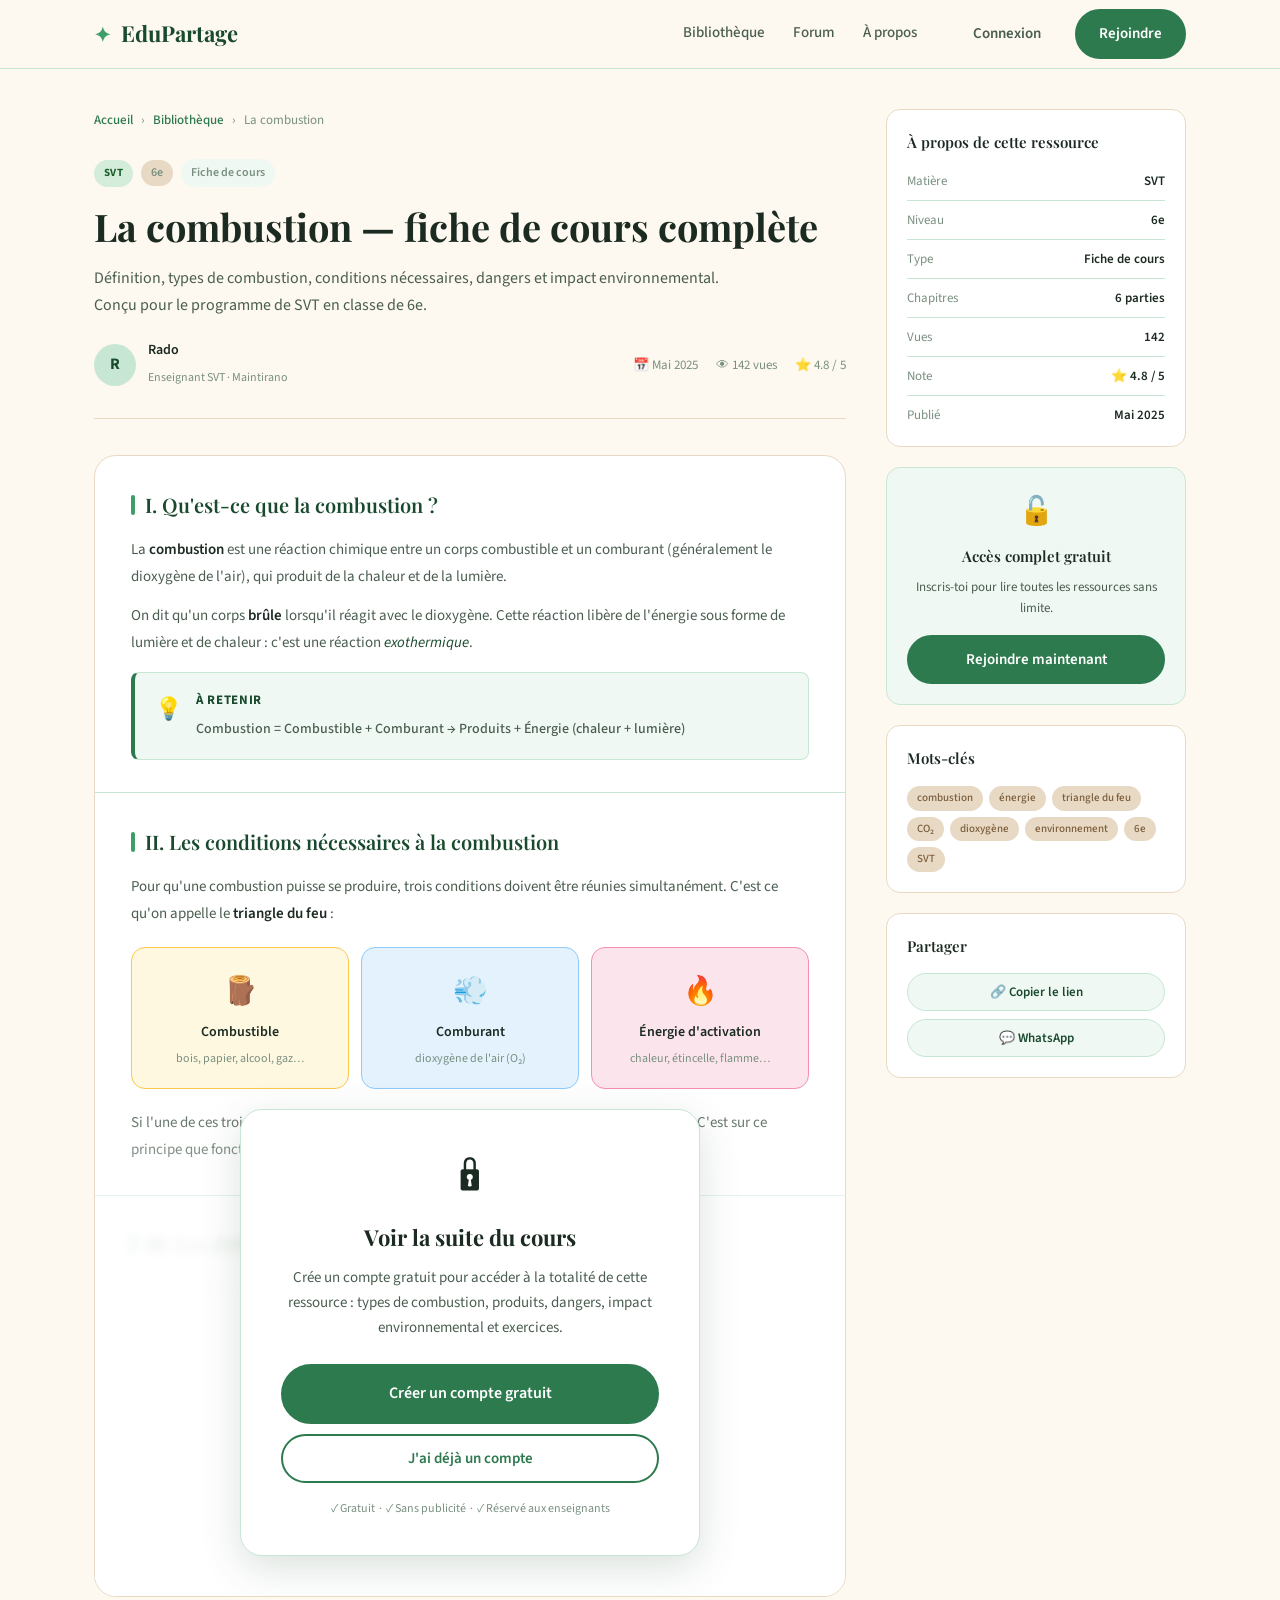
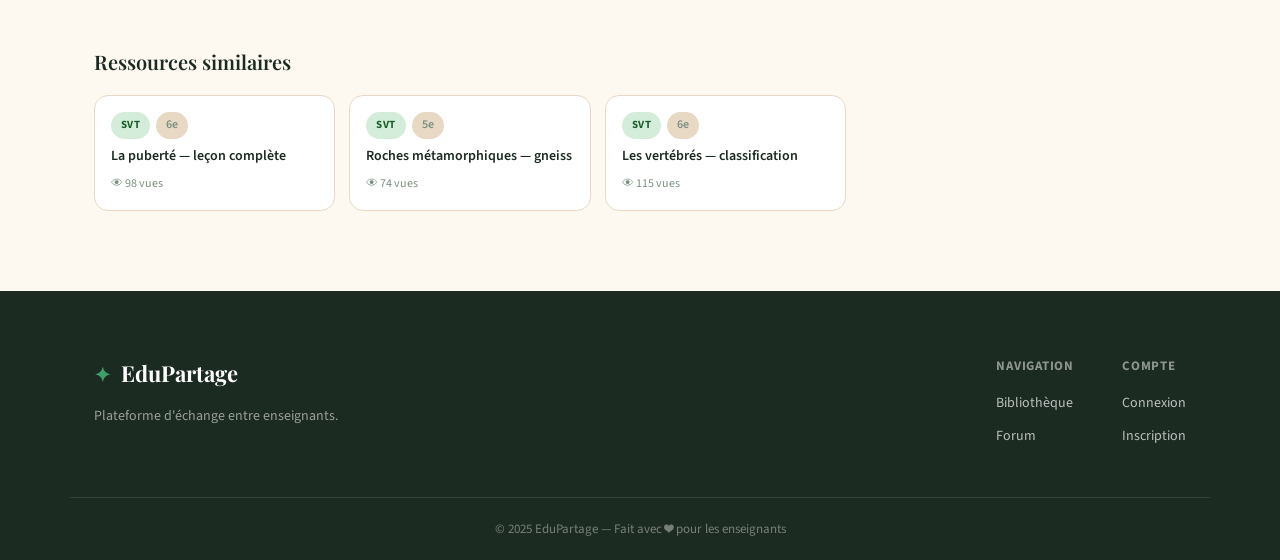
<file: ressource.html>
<!DOCTYPE html>
<html lang="fr">
<head>
  <meta charset="UTF-8">
  <meta name="viewport" content="width=device-width, initial-scale=1.0">
  <title>La combustion — EduPartage</title>
  <link rel="preconnect" href="https://fonts.googleapis.com">
  <link href="https://fonts.googleapis.com/css2?family=Playfair+Display:wght@600;700&family=Source+Sans+3:wght@400;500;600&display=swap" rel="stylesheet">
  <link rel="stylesheet" href="style.css">
  <link rel="stylesheet" href="ressource.css">
</head>
<body>

  <!-- NAVBAR -->
  <header class="navbar">
    <div class="container navbar-inner">
      <a href="index.html" class="logo">
        <span class="logo-icon">✦</span>
        <span class="logo-text">EduPartage</span>
      </a>
      <nav class="nav-links">
        <a href="bibliotheque.html">Bibliothèque</a>
        <a href="forum.html">Forum</a>
        <a href="apropos.html">À propos</a>
      </nav>
      <div class="nav-actions">
        <a href="connexion.html" class="btn btn-ghost">Connexion</a>
        <a href="inscription.html" class="btn btn-primary">Rejoindre</a>
      </div>
      <button class="menu-toggle" id="menuToggle" aria-label="Menu">
        <span></span><span></span><span></span>
      </button>
    </div>
    <div class="mobile-menu" id="mobileMenu">
      <a href="bibliotheque.html">Bibliothèque</a>
      <a href="forum.html">Forum</a>
      <a href="connexion.html">Connexion</a>
      <a href="inscription.html" class="btn btn-primary">Rejoindre</a>
    </div>
  </header>

  <div class="res-page-layout container">

    <!-- COLONNE PRINCIPALE -->
    <main class="res-page-main">

      <!-- FIL D'ARIANE -->
      <nav class="breadcrumb">
        <a href="index.html">Accueil</a>
        <span>›</span>
        <a href="bibliotheque.html">Bibliothèque</a>
        <span>›</span>
        <span>La combustion</span>
      </nav>

      <!-- EN-TÊTE DE LA RESSOURCE -->
      <header class="res-page-header">
        <div class="res-page-badges">
          <span class="resource-badge badge-svt">SVT</span>
          <span class="resource-level">6e</span>
          <span class="res-type-tag">Fiche de cours</span>
        </div>
        <h1 class="res-page-title">La combustion — fiche de cours complète</h1>
        <p class="res-page-desc">
          Définition, types de combustion, conditions nécessaires, dangers et impact environnemental. 
          Conçu pour le programme de SVT en classe de 6e.
        </p>
        <div class="res-page-meta">
          <div class="res-author-block">
            <div class="res-avatar-lg">R</div>
            <div>
              <strong>Rado</strong>
              <span>Enseignant SVT · Maintirano</span>
            </div>
          </div>
          <div class="res-page-infos">
            <span>📅 Mai 2025</span>
            <span>👁 142 vues</span>
            <span>⭐ 4.8 / 5</span>
          </div>
        </div>
      </header>

      <!-- ======= CONTENU APERÇU (visible par tous) ======= -->
      <article class="res-content">

        <div class="content-section">
          <h2>I. Qu'est-ce que la combustion ?</h2>
          <p>
            La <strong>combustion</strong> est une réaction chimique entre un corps combustible et un 
            comburant (généralement le dioxygène de l'air), qui produit de la chaleur et de la lumière.
          </p>
          <p>
            On dit qu'un corps <strong>brûle</strong> lorsqu'il réagit avec le dioxygène. 
            Cette réaction libère de l'énergie sous forme de lumière et de chaleur : c'est une 
            réaction <em>exothermique</em>.
          </p>

          <div class="content-encadre">
            <div class="encadre-icon">💡</div>
            <div>
              <strong>À retenir</strong>
              <p>Combustion = Combustible + Comburant → Produits + Énergie (chaleur + lumière)</p>
            </div>
          </div>
        </div>

        <div class="content-section">
          <h2>II. Les conditions nécessaires à la combustion</h2>
          <p>
            Pour qu'une combustion puisse se produire, trois conditions doivent être réunies simultanément. 
            C'est ce qu'on appelle le <strong>triangle du feu</strong> :
          </p>
          <div class="triangle-feu">
            <div class="triangle-item triangle-combustible">
              <span class="tri-icon">🪵</span>
              <strong>Combustible</strong>
              <small>bois, papier, alcool, gaz…</small>
            </div>
            <div class="triangle-item triangle-comburant">
              <span class="tri-icon">💨</span>
              <strong>Comburant</strong>
              <small>dioxygène de l'air (O₂)</small>
            </div>
            <div class="triangle-item triangle-energie">
              <span class="tri-icon">🔥</span>
              <strong>Énergie d'activation</strong>
              <small>chaleur, étincelle, flamme…</small>
            </div>
          </div>
          <p>
            Si l'une de ces trois conditions est absente, la combustion ne peut pas démarrer 
            ou s'arrête. C'est sur ce principe que fonctionnent les extincteurs.
          </p>
        </div>

        <!-- ======= MUR DE CONTENU — APERÇU FLOU ======= -->
        <div class="content-blur-wrap">
          <div class="content-blurred">
            <div class="content-section">
              <h2>III. Les différents types de combustion</h2>
              <p>
                On distingue plusieurs types de combustion selon les conditions dans lesquelles 
                elles se produisent. La combustion vive produit une flamme visible, tandis que 
                la combustion lente se produit sans flamme apparente...
              </p>
              <ul>
                <li>La combustion vive (avec flamme)</li>
                <li>La combustion lente (sans flamme)</li>
                <li>La combustion complète et incomplète</li>
              </ul>
            </div>
            <div class="content-section">
              <h2>IV. Les produits de la combustion</h2>
              <p>
                Lors d'une combustion complète du carbone, on obtient du dioxyde de carbone (CO₂) 
                et de l'eau (H₂O). En cas de combustion incomplète, du monoxyde de carbone (CO) 
                peut se former — un gaz très dangereux et inodore...
              </p>
            </div>
            <div class="content-section">
              <h2>V. Dangers et sécurité</h2>
              <p>
                Les risques liés à la combustion sont nombreux : incendies, intoxications au monoxyde 
                de carbone, explosions. Il est essentiel de connaître les règles de sécurité...
              </p>
            </div>
            <div class="content-section">
              <h2>VI. Impact environnemental</h2>
              <p>
                La combustion des énergies fossiles (pétrole, charbon, gaz) libère de grandes 
                quantités de CO₂ dans l'atmosphère, contribuant à l'effet de serre et au 
                changement climatique...
              </p>
            </div>
          </div>

          <!-- MUR DE CONNEXION -->
          <div class="paywall">
            <div class="paywall-inner">
              <div class="paywall-icon">🔒</div>
              <h3>Voir la suite du cours</h3>
              <p>
                Crée un compte gratuit pour accéder à la totalité de cette ressource : 
                types de combustion, produits, dangers, impact environnemental et exercices.
              </p>
              <div class="paywall-actions">
                <a href="inscription.html" class="btn btn-primary btn-large">Créer un compte gratuit</a>
                <a href="connexion.html" class="btn btn-outline">J'ai déjà un compte</a>
              </div>
              <p class="paywall-note">✓ Gratuit &nbsp;·&nbsp; ✓ Sans publicité &nbsp;·&nbsp; ✓ Réservé aux enseignants</p>
            </div>
          </div>
        </div>
        <!-- FIN MUR -->

      </article>

      <!-- RESSOURCES SIMILAIRES -->
      <section class="similar-section">
        <h3>Ressources similaires</h3>
        <div class="similar-grid">
          <a href="ressource.html" class="similar-card">
            <div class="similar-badges">
              <span class="resource-badge badge-svt">SVT</span>
              <span class="resource-level">6e</span>
            </div>
            <strong>La puberté — leçon complète</strong>
            <span class="similar-views">👁 98 vues</span>
          </a>
          <a href="ressource.html" class="similar-card">
            <div class="similar-badges">
              <span class="resource-badge badge-svt">SVT</span>
              <span class="resource-level">5e</span>
            </div>
            <strong>Roches métamorphiques — gneiss</strong>
            <span class="similar-views">👁 74 vues</span>
          </a>
          <a href="ressource.html" class="similar-card">
            <div class="similar-badges">
              <span class="resource-badge badge-svt">SVT</span>
              <span class="resource-level">6e</span>
            </div>
            <strong>Les vertébrés — classification</strong>
            <span class="similar-views">👁 115 vues</span>
          </a>
        </div>
      </section>

    </main>

    <!-- SIDEBAR DROITE -->
    <aside class="res-page-sidebar">

      <div class="sidebar-card">
        <h4>À propos de cette ressource</h4>
        <ul class="sidebar-info-list">
          <li><span class="sil-label">Matière</span><span class="sil-val">SVT</span></li>
          <li><span class="sil-label">Niveau</span><span class="sil-val">6e</span></li>
          <li><span class="sil-label">Type</span><span class="sil-val">Fiche de cours</span></li>
          <li><span class="sil-label">Chapitres</span><span class="sil-val">6 parties</span></li>
          <li><span class="sil-label">Vues</span><span class="sil-val">142</span></li>
          <li><span class="sil-label">Note</span><span class="sil-val">⭐ 4.8 / 5</span></li>
          <li><span class="sil-label">Publié</span><span class="sil-val">Mai 2025</span></li>
        </ul>
      </div>

      <div class="sidebar-card sidebar-cta">
        <div class="sc-icon">🔓</div>
        <h4>Accès complet gratuit</h4>
        <p>Inscris-toi pour lire toutes les ressources sans limite.</p>
        <a href="inscription.html" class="btn btn-primary" style="width:100%;justify-content:center;margin-top:4px">
          Rejoindre maintenant
        </a>
      </div>

      <div class="sidebar-card">
        <h4>Mots-clés</h4>
        <div class="sidebar-tags">
          <span class="res-tag">combustion</span>
          <span class="res-tag">énergie</span>
          <span class="res-tag">triangle du feu</span>
          <span class="res-tag">CO₂</span>
          <span class="res-tag">dioxygène</span>
          <span class="res-tag">environnement</span>
          <span class="res-tag">6e</span>
          <span class="res-tag">SVT</span>
        </div>
      </div>

      <div class="sidebar-card">
        <h4>Partager</h4>
        <div class="share-btns">
          <button class="share-btn" onclick="copyLink()">🔗 Copier le lien</button>
          <button class="share-btn" onclick="alert('Partage WhatsApp')">💬 WhatsApp</button>
        </div>
        <p class="share-note" id="copyConfirm" style="display:none">✓ Lien copié !</p>
      </div>

    </aside>
  </div>

  <!-- FOOTER -->
  <footer class="footer">
    <div class="container footer-inner">
      <div class="footer-brand">
        <a href="index.html" class="logo">
          <span class="logo-icon">✦</span>
          <span class="logo-text">EduPartage</span>
        </a>
        <p>Plateforme d'échange entre enseignants.</p>
      </div>
      <div class="footer-links">
        <div class="footer-col">
          <strong>Navigation</strong>
          <a href="bibliotheque.html">Bibliothèque</a>
          <a href="forum.html">Forum</a>
        </div>
        <div class="footer-col">
          <strong>Compte</strong>
          <a href="connexion.html">Connexion</a>
          <a href="inscription.html">Inscription</a>
        </div>
      </div>
    </div>
    <div class="footer-bottom">
      <div class="container">
        <p>© 2025 EduPartage — Fait avec ❤️ pour les enseignants</p>
      </div>
    </div>
  </footer>

  <script src="script.js"></script>
  <script>
    function copyLink() {
      navigator.clipboard.writeText(window.location.href).then(() => {
        const el = document.getElementById('copyConfirm');
        el.style.display = 'block';
        setTimeout(() => el.style.display = 'none', 2500);
      });
    }
  </script>
</body>
</html>
</file>
<file: style.css>
/* ============================================================
   EduPartage — style.css
   Thème : éducation, vert chaleureux, typographie élégante
   ============================================================ */

/* ---------- RESET & VARIABLES ---------- */
*, *::before, *::after { box-sizing: border-box; margin: 0; padding: 0; }

:root {
  --green-dark:   #1a4a2e;
  --green-main:   #2d7a4f;
  --green-mid:    #3d9e68;
  --green-light:  #c8e6d4;
  --green-pale:   #f0f8f3;
  --warm-cream:   #fdf8f0;
  --warm-brown:   #7a5c3a;
  --warm-sand:    #e8d9c4;
  --text-dark:    #1c2b22;
  --text-mid:     #4a5e50;
  --text-light:   #7a9080;
  --white:        #ffffff;
  --shadow-sm:    0 2px 8px rgba(29,74,46,0.08);
  --shadow-md:    0 4px 20px rgba(29,74,46,0.12);
  --shadow-lg:    0 12px 40px rgba(29,74,46,0.16);
  --radius-sm:    8px;
  --radius-md:    14px;
  --radius-lg:    22px;
  --font-display: 'Playfair Display', Georgia, serif;
  --font-body:    'Source Sans 3', sans-serif;
  --transition:   0.25s ease;
}

html { scroll-behavior: smooth; }

body {
  font-family: var(--font-body);
  background: var(--warm-cream);
  color: var(--text-dark);
  line-height: 1.7;
  font-size: 16px;
}

a { text-decoration: none; color: inherit; }
img { max-width: 100%; display: block; }

/* ---------- UTILITIES ---------- */
.container {
  max-width: 1140px;
  margin: 0 auto;
  padding: 0 24px;
}

/* ---------- BOUTONS ---------- */
.btn {
  display: inline-flex;
  align-items: center;
  gap: 8px;
  padding: 10px 22px;
  border-radius: 50px;
  font-family: var(--font-body);
  font-size: 15px;
  font-weight: 600;
  cursor: pointer;
  border: 2px solid transparent;
  transition: all var(--transition);
  white-space: nowrap;
}

.btn-primary {
  background: var(--green-main);
  color: var(--white);
  border-color: var(--green-main);
}
.btn-primary:hover {
  background: var(--green-dark);
  border-color: var(--green-dark);
  transform: translateY(-1px);
  box-shadow: var(--shadow-md);
}

.btn-ghost {
  background: transparent;
  color: var(--text-mid);
}
.btn-ghost:hover { color: var(--green-main); }

.btn-outline {
  background: transparent;
  border-color: var(--green-main);
  color: var(--green-main);
}
.btn-outline:hover {
  background: var(--green-main);
  color: var(--white);
  transform: translateY(-1px);
}

.btn-white {
  background: var(--white);
  color: var(--green-dark);
  border-color: var(--white);
}
.btn-white:hover {
  background: var(--green-pale);
  transform: translateY(-2px);
  box-shadow: var(--shadow-lg);
}

.btn-large { padding: 14px 32px; font-size: 16px; }

/* ---------- NAVBAR ---------- */
.navbar {
  position: sticky;
  top: 0;
  z-index: 100;
  background: rgba(253, 248, 240, 0.92);
  backdrop-filter: blur(12px);
  border-bottom: 1px solid var(--green-light);
  animation: slideDown 0.5s ease;
}

@keyframes slideDown {
  from { transform: translateY(-100%); opacity: 0; }
  to   { transform: translateY(0);    opacity: 1; }
}

.navbar-inner {
  display: flex;
  align-items: center;
  gap: 32px;
  height: 68px;
}

.logo {
  display: flex;
  align-items: center;
  gap: 10px;
  font-family: var(--font-display);
  font-size: 22px;
  font-weight: 700;
  color: var(--green-dark);
}
.logo-icon {
  color: var(--green-mid);
  font-size: 20px;
}

.nav-links {
  display: flex;
  gap: 28px;
  margin-left: auto;
}
.nav-links a {
  font-size: 15px;
  font-weight: 500;
  color: var(--text-mid);
  position: relative;
  padding-bottom: 2px;
  transition: color var(--transition);
}
.nav-links a::after {
  content: '';
  position: absolute;
  bottom: -2px;
  left: 0;
  width: 0;
  height: 2px;
  background: var(--green-mid);
  border-radius: 2px;
  transition: width var(--transition);
}
.nav-links a:hover { color: var(--green-dark); }
.nav-links a:hover::after { width: 100%; }

.nav-actions {
  display: flex;
  align-items: center;
  gap: 10px;
}

.menu-toggle {
  display: none;
  flex-direction: column;
  gap: 5px;
  background: none;
  border: none;
  cursor: pointer;
  padding: 6px;
  margin-left: auto;
}
.menu-toggle span {
  display: block;
  width: 24px;
  height: 2px;
  background: var(--text-dark);
  border-radius: 2px;
  transition: all var(--transition);
}

.mobile-menu {
  display: none;
  flex-direction: column;
  gap: 12px;
  padding: 16px 24px;
  border-top: 1px solid var(--green-light);
  background: var(--warm-cream);
}
.mobile-menu a {
  font-size: 16px;
  font-weight: 500;
  color: var(--text-mid);
  padding: 6px 0;
}
.mobile-menu.open { display: flex; }

/* ---------- HERO ---------- */
.hero {
  position: relative;
  min-height: 88vh;
  display: flex;
  align-items: center;
  overflow: hidden;
  padding: 80px 0 60px;
  background: linear-gradient(160deg, var(--green-pale) 0%, var(--warm-cream) 60%);
}

.hero-bg {
  position: absolute;
  inset: 0;
  pointer-events: none;
}

.hero-leaf {
  position: absolute;
  border-radius: 50% 10% 50% 10%;
  opacity: 0.12;
  animation: sway 8s ease-in-out infinite;
}
.hero-leaf-1 {
  width: 300px; height: 300px;
  background: var(--green-main);
  top: -60px; right: 10%;
  animation-delay: 0s;
}
.hero-leaf-2 {
  width: 180px; height: 180px;
  background: var(--green-mid);
  bottom: 10%; right: 25%;
  animation-delay: 2s;
}
.hero-leaf-3 {
  width: 120px; height: 120px;
  background: var(--warm-brown);
  top: 30%; left: -30px;
  animation-delay: 4s;
}

@keyframes sway {
  0%, 100% { transform: rotate(0deg) scale(1); }
  50%       { transform: rotate(6deg) scale(1.04); }
}

.hero-content {
  position: relative;
  z-index: 1;
  max-width: 620px;
  animation: fadeUp 0.8s ease both;
}

@keyframes fadeUp {
  from { transform: translateY(30px); opacity: 0; }
  to   { transform: translateY(0);    opacity: 1; }
}

.hero-badge {
  display: inline-block;
  background: var(--green-light);
  color: var(--green-dark);
  font-size: 13px;
  font-weight: 600;
  padding: 6px 16px;
  border-radius: 50px;
  margin-bottom: 24px;
  letter-spacing: 0.03em;
  text-transform: uppercase;
}

.hero-title {
  font-family: var(--font-display);
  font-size: clamp(36px, 5vw, 58px);
  font-weight: 700;
  line-height: 1.2;
  color: var(--text-dark);
  margin-bottom: 20px;
}
.hero-title em {
  font-style: italic;
  color: var(--green-main);
}

.hero-desc {
  font-size: 17px;
  color: var(--text-mid);
  max-width: 520px;
  margin-bottom: 36px;
  line-height: 1.75;
}

.hero-cta {
  display: flex;
  gap: 14px;
  flex-wrap: wrap;
  margin-bottom: 48px;
}

.hero-stats {
  display: flex;
  align-items: center;
  gap: 24px;
  animation: fadeUp 0.8s ease 0.2s both;
}

.stat { text-align: center; }
.stat strong {
  display: block;
  font-family: var(--font-display);
  font-size: 28px;
  font-weight: 700;
  color: var(--green-main);
}
.stat span {
  font-size: 13px;
  color: var(--text-light);
  font-weight: 500;
}
.stat-divider {
  width: 1px;
  height: 36px;
  background: var(--green-light);
}

.hero-image {
  position: absolute;
  right: 5%;
  top: 50%;
  transform: translateY(-50%);
  display: flex;
  flex-direction: column;
  gap: 16px;
  z-index: 1;
}

.hero-card-float {
  display: flex;
  align-items: center;
  gap: 12px;
  background: var(--white);
  border: 1px solid var(--green-light);
  border-radius: var(--radius-md);
  padding: 14px 18px;
  box-shadow: var(--shadow-md);
  max-width: 260px;
  animation: floatIn 0.8s ease both;
}
.card-1 { animation-delay: 0.4s; }
.card-2 { animation-delay: 0.6s; }
.card-3 { animation-delay: 0.8s; }

@keyframes floatIn {
  from { transform: translateX(40px); opacity: 0; }
  to   { transform: translateX(0);   opacity: 1; }
}

.card-icon { font-size: 22px; flex-shrink: 0; }
.hero-card-float strong { display: block; font-size: 13px; font-weight: 600; color: var(--text-dark); }
.hero-card-float small  { font-size: 12px; color: var(--text-light); }

/* ---------- SECTION HEADERS ---------- */
.section-header {
  text-align: center;
  margin-bottom: 48px;
  position: relative;
}
.section-tag {
  display: inline-block;
  background: var(--green-light);
  color: var(--green-dark);
  font-size: 12px;
  font-weight: 700;
  padding: 5px 14px;
  border-radius: 50px;
  letter-spacing: 0.06em;
  text-transform: uppercase;
  margin-bottom: 14px;
}
.section-title {
  font-family: var(--font-display);
  font-size: clamp(26px, 3.5vw, 38px);
  font-weight: 700;
  color: var(--text-dark);
}
.section-link {
  display: inline-block;
  margin-top: 12px;
  font-size: 15px;
  font-weight: 600;
  color: var(--green-main);
  transition: color var(--transition);
}
.section-link:hover { color: var(--green-dark); }

/* ---------- FEATURES ---------- */
.features {
  padding: 96px 0;
  background: var(--white);
}

.features-grid {
  display: grid;
  grid-template-columns: repeat(auto-fit, minmax(240px, 1fr));
  gap: 24px;
}

.feature-card {
  background: var(--green-pale);
  border: 1px solid var(--green-light);
  border-radius: var(--radius-lg);
  padding: 32px 28px;
  transition: all var(--transition);
  position: relative;
  overflow: hidden;
}
.feature-card::before {
  content: '';
  position: absolute;
  bottom: -40px; right: -40px;
  width: 120px; height: 120px;
  border-radius: 50%;
  background: var(--green-light);
  opacity: 0.4;
  transition: transform var(--transition);
}
.feature-card:hover { transform: translateY(-4px); box-shadow: var(--shadow-lg); }
.feature-card:hover::before { transform: scale(1.3); }

.feature-card--accent {
  background: var(--green-dark);
  border-color: var(--green-dark);
  color: var(--white);
}
.feature-card--accent h3,
.feature-card--accent p  { color: var(--white); }
.feature-card--accent::before { background: var(--green-mid); opacity: 0.2; }
.feature-card--accent .feature-link { color: var(--green-light); }

.feature-icon {
  font-size: 36px;
  margin-bottom: 16px;
}
.feature-card h3 {
  font-family: var(--font-display);
  font-size: 20px;
  font-weight: 600;
  margin-bottom: 10px;
  color: var(--text-dark);
}
.feature-card p {
  font-size: 15px;
  color: var(--text-mid);
  line-height: 1.65;
  margin-bottom: 20px;
}
.feature-link {
  font-size: 14px;
  font-weight: 700;
  color: var(--green-main);
  letter-spacing: 0.02em;
  transition: color var(--transition);
}
.feature-link:hover { color: var(--green-dark); }

/* ---------- RESSOURCES RÉCENTES ---------- */
.recent {
  padding: 96px 0;
  background: var(--warm-cream);
}

.resources-grid {
  display: grid;
  grid-template-columns: repeat(auto-fit, minmax(280px, 1fr));
  gap: 24px;
}

.resource-card {
  background: var(--white);
  border: 1px solid var(--warm-sand);
  border-radius: var(--radius-md);
  padding: 24px;
  transition: all var(--transition);
}
.resource-card:hover {
  transform: translateY(-3px);
  box-shadow: var(--shadow-md);
  border-color: var(--green-light);
}

.resource-top {
  display: flex;
  align-items: center;
  gap: 10px;
  margin-bottom: 14px;
}
.resource-badge {
  font-size: 11px;
  font-weight: 700;
  padding: 4px 10px;
  border-radius: 50px;
  letter-spacing: 0.04em;
  text-transform: uppercase;
}
.badge-svt  { background: #d4edda; color: #1a5e2a; }
.badge-math { background: #d0e8ff; color: #0d3a6e; }
.badge-fr   { background: #ffe8cc; color: #7a3d00; }

.resource-level {
  font-size: 12px;
  font-weight: 600;
  color: var(--text-light);
  background: var(--warm-sand);
  padding: 3px 10px;
  border-radius: 50px;
}

.resource-card h4 {
  font-family: var(--font-display);
  font-size: 17px;
  font-weight: 600;
  color: var(--text-dark);
  margin-bottom: 8px;
  line-height: 1.4;
}
.resource-card p {
  font-size: 14px;
  color: var(--text-mid);
  margin-bottom: 16px;
  line-height: 1.6;
}

.resource-meta {
  display: flex;
  gap: 14px;
  flex-wrap: wrap;
  font-size: 12px;
  color: var(--text-light);
  border-top: 1px solid var(--warm-sand);
  padding-top: 14px;
}

/* ---------- CTA ---------- */
.cta-section {
  padding: 80px 0;
  background: var(--white);
}

.cta-box {
  position: relative;
  background: var(--green-dark);
  border-radius: var(--radius-lg);
  padding: 72px 48px;
  text-align: center;
  overflow: hidden;
}

.cta-leaves { position: absolute; inset: 0; pointer-events: none; }
.cta-leaf {
  position: absolute;
  border-radius: 50% 10% 50% 10%;
  opacity: 0.08;
}
.cta-leaf-1 { width: 280px; height: 280px; background: var(--white); top: -80px; left: -60px; }
.cta-leaf-2 { width: 200px; height: 200px; background: var(--white); bottom: -60px; right: -40px; transform: rotate(120deg); }

.cta-box h2 {
  font-family: var(--font-display);
  font-size: clamp(26px, 3.5vw, 40px);
  font-weight: 700;
  color: var(--white);
  margin-bottom: 16px;
  position: relative;
}
.cta-box p {
  font-size: 17px;
  color: var(--green-light);
  max-width: 520px;
  margin: 0 auto 36px;
  line-height: 1.7;
  position: relative;
}

/* ---------- FOOTER ---------- */
.footer {
  background: var(--text-dark);
  color: var(--white);
  padding: 64px 0 0;
}

.footer-inner {
  display: grid;
  grid-template-columns: 1fr auto;
  gap: 48px;
  padding-bottom: 48px;
  border-bottom: 1px solid rgba(255,255,255,0.1);
}

.footer-brand .logo { color: var(--white); margin-bottom: 12px; }
.footer-brand .logo-icon { color: var(--green-mid); }
.footer-brand p { font-size: 14px; color: rgba(255,255,255,0.55); }

.footer-links {
  display: flex;
  gap: 48px;
}
.footer-col {
  display: flex;
  flex-direction: column;
  gap: 10px;
}
.footer-col strong {
  font-size: 13px;
  font-weight: 700;
  color: rgba(255,255,255,0.5);
  letter-spacing: 0.06em;
  text-transform: uppercase;
  margin-bottom: 4px;
}
.footer-col a {
  font-size: 14px;
  color: rgba(255,255,255,0.7);
  transition: color var(--transition);
}
.footer-col a:hover { color: var(--white); }

.footer-bottom {
  padding: 20px 0;
  text-align: center;
}
.footer-bottom p {
  font-size: 13px;
  color: rgba(255,255,255,0.4);
}

/* ---------- RESPONSIVE ---------- */
@media (max-width: 900px) {
  .hero { padding: 60px 0 100px; }
  .hero-image {
    position: static;
    transform: none;
    flex-direction: row;
    flex-wrap: wrap;
    justify-content: center;
    margin-top: 40px;
  }
  .hero-card-float { max-width: 200px; }
  .nav-links, .nav-actions { display: none; }
  .menu-toggle { display: flex; }
  .footer-inner { grid-template-columns: 1fr; }
}

@media (max-width: 600px) {
  .hero-cta { flex-direction: column; align-items: flex-start; }
  .hero-stats { gap: 16px; }
  .cta-box { padding: 48px 24px; }
  .footer-links { flex-direction: column; gap: 28px; }
  .hero-image { display: none; }
}

/* ============================================================
   HERO — image de fond école (Unsplash, libre de droits)
   ============================================================ */
.hero {
  position: relative;
  min-height: 88vh;
  display: flex;
  align-items: center;
  overflow: hidden;
  padding: 80px 0 60px;
  background: none;
}

.hero-img-bg {
  position: absolute;
  inset: 0;
  background-image: url('https://images.unsplash.com/photo-1580582932707-520aed937b7b?w=1600&q=80');
  background-size: cover;
  background-position: center;
  background-repeat: no-repeat;
  z-index: 0;
}

.hero-overlay {
  position: absolute;
  inset: 0;
  background: linear-gradient(
    120deg,
    rgba(20, 55, 35, 0.82) 0%,
    rgba(20, 55, 35, 0.65) 55%,
    rgba(20, 55, 35, 0.30) 100%
  );
  z-index: 1;
}

.hero-content {
  position: relative;
  z-index: 2;
  max-width: 620px;
  animation: fadeUp 0.8s ease both;
}

/* Texte hero sur fond sombre → tout en blanc */
.hero-badge {
  background: rgba(255,255,255,0.18);
  color: #fff;
  border: 1px solid rgba(255,255,255,0.30);
  backdrop-filter: blur(6px);
}

.hero-title { color: #ffffff; }
.hero-title em { color: #a8e6bf; }
.hero-desc  { color: rgba(255,255,255,0.85); }

.hero-stats .stat strong { color: #a8e6bf; }
.hero-stats .stat span   { color: rgba(255,255,255,0.70); }
.hero-stats .stat-divider { background: rgba(255,255,255,0.25); }

/* Bouton outline blanc pour le hero */
.btn-white-outline {
  background: transparent;
  border: 2px solid rgba(255,255,255,0.75);
  color: #fff;
}
.btn-white-outline:hover {
  background: rgba(255,255,255,0.15);
  border-color: #fff;
  transform: translateY(-1px);
}

/* Cartes flottantes */
.hero-cards {
  position: absolute;
  right: 5%;
  top: 50%;
  transform: translateY(-50%);
  display: flex;
  flex-direction: column;
  gap: 16px;
  z-index: 2;
}

.hero-card-float {
  display: flex;
  align-items: center;
  gap: 12px;
  background: rgba(255,255,255,0.92);
  backdrop-filter: blur(10px);
  border: 1px solid rgba(255,255,255,0.5);
  border-radius: var(--radius-md);
  padding: 14px 18px;
  box-shadow: var(--shadow-lg);
  max-width: 260px;
  text-decoration: none;
  color: var(--text-dark);
  transition: transform var(--transition), box-shadow var(--transition);
  animation: floatIn 0.8s ease both;
}
.hero-card-float:hover {
  transform: translateX(-4px);
  box-shadow: 0 16px 48px rgba(0,0,0,0.20);
}
.card-1 { animation-delay: 0.4s; }
.card-2 { animation-delay: 0.6s; }
.card-3 { animation-delay: 0.8s; }

@media (max-width: 900px) {
  .hero-cards {
    position: static;
    transform: none;
    flex-direction: row;
    flex-wrap: wrap;
    justify-content: center;
    margin-top: 40px;
  }
  .hero-card-float { max-width: 200px; }
}
@media (max-width: 600px) {
  .hero-cards { display: none; }
  .hero-cta { flex-direction: column; align-items: flex-start; }
}
</file>
<file: apropos.css>
/* ============================================================
   apropos.css
   ============================================================ */
.ap-hero {
  position: relative;
  min-height: 52vh;
  display: flex;
  align-items: center;
  padding: 80px 0 60px;
  overflow: hidden;
}
.ap-hero-img {
  position: absolute; inset: 0;
  background-image: url('https://images.unsplash.com/photo-1503676260728-1c00da094a0b?w=1400&q=80');
  background-size: cover; background-position: center;
}
.ap-hero-overlay {
  position: absolute; inset: 0;
  background: linear-gradient(120deg, rgba(20,55,35,0.85) 0%, rgba(20,55,35,0.55) 100%);
}
.ap-hero-content {
  position: relative; z-index: 1;
  max-width: 640px;
  animation: fadeUp 0.8s ease both;
}
.ap-hero-content h1 {
  font-family: var(--font-display);
  font-size: clamp(30px, 4.5vw, 50px);
  font-weight: 700; color: #fff;
  margin: 14px 0 16px; line-height: 1.2;
}
.ap-hero-content p { font-size: 17px; color: rgba(255,255,255,0.85); line-height: 1.75; }

/* SECTIONS */
.ap-section { padding: 80px 0; background: var(--warm-cream); }
.ap-section--alt { background: var(--white); }

/* DEUX COLONNES */
.ap-two-col {
  display: grid;
  grid-template-columns: 1fr 1fr;
  gap: 56px;
  align-items: start;
}
.ap-title {
  font-family: var(--font-display);
  font-size: clamp(24px, 3vw, 34px);
  font-weight: 700; color: var(--text-dark);
  margin: 14px 0 18px; line-height: 1.25;
}
.ap-text p {
  font-size: 15px; color: var(--text-mid);
  line-height: 1.8; margin-bottom: 14px;
}
.ap-text strong { color: var(--text-dark); font-weight: 600; }

.ap-values {
  display: grid;
  grid-template-columns: 1fr 1fr;
  gap: 14px;
}
.value-card {
  background: var(--green-pale);
  border: 1px solid var(--green-light);
  border-radius: var(--radius-md);
  padding: 20px;
}
.value-icon { font-size: 24px; display: block; margin-bottom: 10px; }
.value-card h4 {
  font-family: var(--font-display);
  font-size: 15px; font-weight: 600;
  color: var(--text-dark); margin-bottom: 6px;
}
.value-card p { font-size: 13px; color: var(--text-mid); line-height: 1.6; }

/* FONDATEUR */
.founder-card {
  display: flex;
  align-items: flex-start;
  gap: 32px;
  background: var(--green-pale);
  border: 1px solid var(--green-light);
  border-radius: var(--radius-lg);
  padding: 36px 40px;
  max-width: 780px;
  margin: 0 auto;
}
.founder-avatar {
  width: 80px; height: 80px;
  border-radius: 50%;
  background: var(--green-main);
  color: #fff;
  font-family: var(--font-display);
  font-size: 32px; font-weight: 700;
  display: flex; align-items: center; justify-content: center;
  flex-shrink: 0;
  box-shadow: 0 4px 16px rgba(45,122,79,0.25);
}
.founder-info h3 {
  font-family: var(--font-display);
  font-size: 24px; font-weight: 700;
  color: var(--text-dark); margin-bottom: 4px;
}
.founder-role {
  display: block; font-size: 13px;
  color: var(--green-main); font-weight: 600;
  margin-bottom: 16px;
}
.founder-info p {
  font-size: 15px; color: var(--text-mid);
  line-height: 1.75; margin-bottom: 12px;
}
.founder-tags { display: flex; flex-wrap: wrap; gap: 8px; margin-top: 16px; }

/* STATS */
.ap-stats-grid {
  display: grid;
  grid-template-columns: repeat(auto-fit, minmax(180px, 1fr));
  gap: 20px;
}
.ap-stat-card {
  background: var(--white);
  border: 1px solid var(--warm-sand);
  border-radius: var(--radius-lg);
  padding: 32px 24px;
  text-align: center;
  transition: all var(--transition);
}
.ap-stat-card:hover { transform: translateY(-3px); box-shadow: var(--shadow-md); }
.ap-stat-card strong {
  display: block;
  font-family: var(--font-display);
  font-size: 42px; font-weight: 700;
  color: var(--green-main); line-height: 1;
  margin-bottom: 10px;
}
.ap-stat-card span { font-size: 14px; color: var(--text-mid); font-weight: 500; }

/* CONTACT */
.contact-grid {
  display: grid;
  grid-template-columns: repeat(auto-fit, minmax(220px, 1fr));
  gap: 20px;
}
.contact-card {
  background: var(--green-pale);
  border: 1px solid var(--green-light);
  border-radius: var(--radius-md);
  padding: 28px 24px;
  text-align: center;
  transition: all var(--transition);
}
.contact-card:hover { transform: translateY(-3px); box-shadow: var(--shadow-md); }
.contact-icon { font-size: 32px; display: block; margin-bottom: 12px; }
.contact-card h4 {
  font-family: var(--font-display);
  font-size: 17px; font-weight: 600;
  color: var(--text-dark); margin-bottom: 8px;
}
.contact-card p { font-size: 14px; color: var(--text-mid); line-height: 1.6; margin-bottom: 14px; }
.contact-link {
  font-size: 14px; font-weight: 600;
  color: var(--green-main);
  transition: color var(--transition);
}
.contact-link:hover { color: var(--green-dark); }

/* NAV ACTIVE */
.nav-active { color: var(--green-dark) !important; }
.nav-active::after { width: 100% !important; }

/* RESPONSIVE */
@media (max-width: 860px) { .ap-two-col { grid-template-columns: 1fr; gap: 32px; } }
@media (max-width: 600px) {
  .founder-card { flex-direction: column; align-items: center; text-align: center; padding: 28px 20px; }
  .founder-tags { justify-content: center; }
  .ap-values { grid-template-columns: 1fr; }
}
</file>
<file: bibliotheque.css>
/* ============================================================
   bibliotheque.css — styles spécifiques à la bibliothèque
   ============================================================ */

/* ---------- EN-TÊTE BIBLIOTHÈQUE ---------- */
.bib-hero {
  background: linear-gradient(160deg, var(--green-pale) 0%, var(--warm-cream) 70%);
  border-bottom: 1px solid var(--green-light);
  padding: 56px 0 0;
}

.bib-hero-inner {
  display: flex;
  align-items: flex-end;
  justify-content: space-between;
  gap: 24px;
  flex-wrap: wrap;
  margin-bottom: 32px;
}

.bib-hero-text .hero-badge {
  margin-bottom: 12px;
}

.bib-title {
  font-family: var(--font-display);
  font-size: clamp(32px, 5vw, 50px);
  font-weight: 700;
  color: var(--text-dark);
  margin-bottom: 10px;
  line-height: 1.15;
}

.bib-desc {
  font-size: 16px;
  color: var(--text-mid);
  max-width: 500px;
  line-height: 1.65;
}

/* ---------- BARRE DE RECHERCHE ---------- */
.search-bar {
  display: flex;
  align-items: center;
  background: var(--white);
  border: 1.5px solid var(--green-light);
  border-radius: 50px;
  padding: 6px 6px 6px 20px;
  gap: 12px;
  box-shadow: var(--shadow-sm);
  transition: border-color var(--transition), box-shadow var(--transition);
  position: relative;
  bottom: -1px;
}
.search-bar:focus-within {
  border-color: var(--green-main);
  box-shadow: 0 0 0 3px rgba(45,122,79,0.12);
}

.search-icon { font-size: 18px; flex-shrink: 0; }

.search-bar input {
  flex: 1;
  border: none;
  outline: none;
  font-family: var(--font-body);
  font-size: 15px;
  color: var(--text-dark);
  background: transparent;
}
.search-bar input::placeholder { color: var(--text-light); }

/* ---------- LAYOUT PRINCIPAL ---------- */
.bib-body {
  padding: 40px 0 80px;
  background: var(--warm-cream);
}

.bib-layout {
  display: grid;
  grid-template-columns: 240px 1fr;
  gap: 36px;
  align-items: start;
}

/* ---------- FILTRES ---------- */
.filters-panel {
  background: var(--white);
  border: 1px solid var(--warm-sand);
  border-radius: var(--radius-lg);
  padding: 24px;
  position: sticky;
  top: 90px;
}

.filters-header {
  display: flex;
  align-items: center;
  justify-content: space-between;
  margin-bottom: 20px;
}
.filters-header h3 {
  font-family: var(--font-display);
  font-size: 17px;
  font-weight: 600;
  color: var(--text-dark);
}

.filters-reset {
  font-size: 12px;
  font-weight: 600;
  color: var(--green-main);
  background: none;
  border: none;
  cursor: pointer;
  padding: 4px 0;
  transition: color var(--transition);
}
.filters-reset:hover { color: var(--green-dark); }

.filter-group {
  margin-bottom: 20px;
  padding-bottom: 20px;
  border-bottom: 1px solid var(--green-light);
}
.filter-group:last-of-type { border-bottom: none; }

.filter-group h4 {
  font-size: 12px;
  font-weight: 700;
  letter-spacing: 0.06em;
  text-transform: uppercase;
  color: var(--text-light);
  margin-bottom: 12px;
}

.filter-option {
  display: flex;
  align-items: center;
  gap: 10px;
  font-size: 14px;
  color: var(--text-mid);
  cursor: pointer;
  padding: 5px 0;
  transition: color var(--transition);
}
.filter-option:hover { color: var(--green-dark); }

.filter-option input[type="checkbox"] {
  width: 16px;
  height: 16px;
  accent-color: var(--green-main);
  cursor: pointer;
  flex-shrink: 0;
}

.filters-close {
  display: none;
  width: 100%;
  margin-top: 16px;
  padding: 12px;
  background: var(--green-main);
  color: var(--white);
  border: none;
  border-radius: 50px;
  font-family: var(--font-body);
  font-size: 15px;
  font-weight: 600;
  cursor: pointer;
}

/* ---------- BARRE D'OUTILS ---------- */
.bib-toolbar {
  display: flex;
  align-items: center;
  justify-content: space-between;
  flex-wrap: wrap;
  gap: 12px;
  margin-bottom: 16px;
}

.results-count {
  font-size: 14px;
  color: var(--text-mid);
}
.results-count span {
  font-weight: 700;
  color: var(--green-main);
}

.toolbar-right {
  display: flex;
  align-items: center;
  gap: 14px;
  flex-wrap: wrap;
}

.filters-toggle-btn {
  display: none;
  align-items: center;
  gap: 6px;
  font-size: 14px;
  font-weight: 600;
  color: var(--text-mid);
  background: var(--white);
  border: 1px solid var(--warm-sand);
  border-radius: 8px;
  padding: 8px 14px;
  cursor: pointer;
  transition: all var(--transition);
}
.filters-toggle-btn:hover {
  border-color: var(--green-main);
  color: var(--green-main);
}

.sort-wrap {
  display: flex;
  align-items: center;
  gap: 8px;
  font-size: 14px;
  color: var(--text-mid);
}
.sort-wrap select {
  font-family: var(--font-body);
  font-size: 14px;
  color: var(--text-dark);
  border: 1px solid var(--warm-sand);
  border-radius: 8px;
  padding: 7px 12px;
  background: var(--white);
  cursor: pointer;
  outline: none;
  transition: border-color var(--transition);
}
.sort-wrap select:focus { border-color: var(--green-main); }

.view-toggle {
  display: flex;
  gap: 4px;
}
.view-btn {
  width: 34px; height: 34px;
  display: flex; align-items: center; justify-content: center;
  background: var(--white);
  border: 1px solid var(--warm-sand);
  border-radius: 8px;
  font-size: 16px;
  cursor: pointer;
  color: var(--text-light);
  transition: all var(--transition);
}
.view-btn:hover,
.view-btn.active {
  background: var(--green-pale);
  border-color: var(--green-main);
  color: var(--green-dark);
}

/* ---------- FILTRES ACTIFS ---------- */
.active-filters {
  display: flex;
  flex-wrap: wrap;
  gap: 8px;
  margin-bottom: 20px;
  min-height: 0;
}

.filter-tag {
  display: inline-flex;
  align-items: center;
  gap: 6px;
  background: var(--green-light);
  color: var(--green-dark);
  font-size: 12px;
  font-weight: 600;
  padding: 5px 12px;
  border-radius: 50px;
  cursor: pointer;
  transition: background var(--transition);
}
.filter-tag:hover { background: var(--green-mid); color: var(--white); }
.filter-tag-x { font-size: 14px; line-height: 1; }

/* ---------- GRILLE DE RESSOURCES ---------- */
.resources-grid-bib {
  display: grid;
  grid-template-columns: repeat(auto-fill, minmax(280px, 1fr));
  gap: 20px;
  transition: all var(--transition);
}

.resources-grid-bib.list-view {
  grid-template-columns: 1fr;
}

/* ---------- CARTE RESSOURCE ---------- */
.res-card {
  background: var(--white);
  border: 1px solid var(--warm-sand);
  border-radius: var(--radius-md);
  padding: 20px;
  display: flex;
  flex-direction: column;
  gap: 10px;
  transition: all var(--transition);
  position: relative;
  overflow: hidden;
}
.res-card::after {
  content: '';
  position: absolute;
  left: 0; top: 0; bottom: 0;
  width: 3px;
  background: var(--green-main);
  opacity: 0;
  transition: opacity var(--transition);
}
.res-card:hover {
  transform: translateY(-2px);
  box-shadow: var(--shadow-md);
  border-color: var(--green-light);
}
.res-card:hover::after { opacity: 1; }

.res-card-top {
  display: flex;
  align-items: center;
  justify-content: space-between;
  gap: 8px;
}

.res-badges {
  display: flex;
  align-items: center;
  gap: 6px;
  flex-wrap: wrap;
}

.res-type-badge {
  font-size: 11px;
  font-weight: 600;
  color: var(--text-light);
  background: var(--green-pale);
  padding: 3px 8px;
  border-radius: 50px;
}

.res-format {
  font-size: 12px;
  color: var(--text-light);
  white-space: nowrap;
}

.res-title {
  font-family: var(--font-display);
  font-size: 16px;
  font-weight: 600;
  color: var(--text-dark);
  line-height: 1.4;
}

.res-desc {
  font-size: 13px;
  color: var(--text-mid);
  line-height: 1.6;
  flex: 1;
}

.res-tags {
  display: flex;
  flex-wrap: wrap;
  gap: 6px;
}
.res-tag {
  font-size: 11px;
  color: var(--warm-brown);
  background: var(--warm-sand);
  padding: 2px 8px;
  border-radius: 50px;
  font-weight: 500;
}

.res-footer {
  display: flex;
  align-items: center;
  justify-content: space-between;
  padding-top: 10px;
  border-top: 1px solid var(--warm-sand);
}

.res-author {
  display: flex;
  align-items: center;
  gap: 8px;
  font-size: 13px;
  color: var(--text-mid);
  font-weight: 500;
}

.res-avatar {
  width: 28px; height: 28px;
  border-radius: 50%;
  background: var(--green-light);
  color: var(--green-dark);
  font-size: 12px;
  font-weight: 700;
  display: flex;
  align-items: center;
  justify-content: center;
  flex-shrink: 0;
}

.res-stats {
  display: flex;
  gap: 12px;
  font-size: 12px;
  color: var(--text-light);
}

.res-actions {
  display: flex;
  gap: 8px;
  margin-top: 4px;
}

.btn-dl {
  flex: 1;
  padding: 9px 0;
  background: var(--green-main);
  color: var(--white);
  border: none;
  border-radius: 50px;
  font-family: var(--font-body);
  font-size: 13px;
  font-weight: 600;
  cursor: pointer;
  transition: background var(--transition);
}
.btn-dl:hover { background: var(--green-dark); }

.btn-preview {
  padding: 9px 16px;
  background: var(--green-pale);
  color: var(--green-dark);
  border: 1px solid var(--green-light);
  border-radius: 50px;
  font-family: var(--font-body);
  font-size: 13px;
  font-weight: 600;
  cursor: pointer;
  transition: all var(--transition);
}
.btn-preview:hover { background: var(--green-light); }

/* ---------- BADGES MATIÈRES ---------- */
.badge-hist { background: #e8d4ff; color: #4a1a8e; }
.badge-phys { background: #ffd6d6; color: #7a1a1a; }
.badge-ang  { background: #fff3cd; color: #856404; }

/* ---------- ÉTAT VIDE ---------- */
.empty-state {
  text-align: center;
  padding: 64px 24px;
}
.empty-icon { font-size: 48px; margin-bottom: 16px; }
.empty-state h3 {
  font-family: var(--font-display);
  font-size: 22px;
  color: var(--text-dark);
  margin-bottom: 8px;
}
.empty-state p { font-size: 15px; color: var(--text-mid); }
.link-btn {
  background: none;
  border: none;
  color: var(--green-main);
  font-family: var(--font-body);
  font-size: 15px;
  font-weight: 600;
  cursor: pointer;
  text-decoration: underline;
}

/* ---------- PAGINATION ---------- */
.pagination {
  display: flex;
  justify-content: center;
  align-items: center;
  gap: 8px;
  margin-top: 40px;
}

.page-btn {
  width: 38px; height: 38px;
  display: flex; align-items: center; justify-content: center;
  background: var(--white);
  border: 1px solid var(--warm-sand);
  border-radius: 8px;
  font-family: var(--font-body);
  font-size: 14px;
  font-weight: 600;
  color: var(--text-mid);
  cursor: pointer;
  transition: all var(--transition);
}
.page-btn:hover { border-color: var(--green-main); color: var(--green-main); }
.page-btn.active {
  background: var(--green-main);
  border-color: var(--green-main);
  color: var(--white);
}
.page-dots { color: var(--text-light); font-size: 14px; }

/* ---------- VUE LISTE ---------- */
.list-view .res-card {
  flex-direction: row;
  flex-wrap: wrap;
  gap: 12px;
  align-items: flex-start;
}
.list-view .res-card-top  { flex: 0 0 100%; }
.list-view .res-title     { flex: 1; min-width: 200px; }
.list-view .res-desc      { flex: 2; min-width: 250px; }
.list-view .res-tags      { display: none; }
.list-view .res-footer    { flex: 0 0 auto; border-top: none; padding-top: 0; flex-direction: column; align-items: flex-end; gap: 6px; }
.list-view .res-actions   { margin-top: 0; }

/* ---------- RESPONSIVE ---------- */
@media (max-width: 900px) {
  .bib-layout { grid-template-columns: 1fr; }
  .filters-panel {
    position: fixed;
    top: 0; left: 0; right: 0; bottom: 0;
    z-index: 200;
    overflow-y: auto;
    border-radius: 0;
    transform: translateX(-100%);
    transition: transform 0.3s ease;
  }
  .filters-panel.open { transform: translateX(0); }
  .filters-toggle-btn { display: flex; }
  .filters-close { display: block; }
  .list-view .res-card { flex-direction: column; }
  .list-view .res-title, .list-view .res-desc { min-width: 0; }
  .list-view .res-footer { flex-direction: row; border-top: 1px solid var(--warm-sand); padding-top: 10px; align-items: center; }
}

@media (max-width: 600px) {
  .bib-hero-inner { flex-direction: column; align-items: flex-start; }
  .search-bar .btn { display: none; }
  .resources-grid-bib { grid-template-columns: 1fr; }
}

/* ---------- LIEN ACTIF NAVBAR ---------- */
.nav-active {
  color: var(--green-dark) !important;
}
.nav-active::after {
  width: 100% !important;
}
</file>
<file: auth.css>
/* ============================================================
   auth.css — styles partagés inscription & connexion
   ============================================================ */

/* ---------- BODY ---------- */
.auth-body {
  background: var(--warm-cream);
  min-height: 100vh;
  display: flex;
  flex-direction: column;
}

/* ---------- LAYOUT 2 COLONNES ---------- */
.auth-layout {
  flex: 1;
  display: grid;
  grid-template-columns: 1fr 1fr;
  min-height: calc(100vh - 68px);
}

/* ---------- PANNEAU GAUCHE ---------- */
.auth-left {
  position: relative;
  overflow: hidden;
}

.auth-left-img {
  position: absolute;
  inset: 0;
  background-image: url('https://images.unsplash.com/photo-1509062522246-3755977927d7?w=900&q=80');
  background-size: cover;
  background-position: center;
  z-index: 0;
}

.auth-left-overlay {
  position: absolute;
  inset: 0;
  background: linear-gradient(160deg, rgba(20,55,35,0.88) 0%, rgba(20,55,35,0.70) 100%);
  z-index: 1;
}

.auth-left-content {
  position: relative;
  z-index: 2;
  padding: 56px 48px;
  display: flex;
  flex-direction: column;
  gap: 28px;
  height: 100%;
  color: #fff;
}

.auth-left-logo {
  display: flex;
  align-items: center;
  gap: 10px;
  font-family: var(--font-display);
  font-size: 22px;
  font-weight: 700;
  color: #fff;
}
.auth-left-logo .logo-icon { color: #a8e6bf; }

.auth-left-content h2 {
  font-family: var(--font-display);
  font-size: clamp(22px, 2.8vw, 32px);
  font-weight: 700;
  line-height: 1.3;
  color: #fff;
}

.auth-benefits {
  list-style: none;
  display: flex;
  flex-direction: column;
  gap: 12px;
}
.auth-benefits li {
  font-size: 15px;
  color: rgba(255,255,255,0.88);
  display: flex;
  align-items: center;
  gap: 10px;
  line-height: 1.5;
}

.auth-testimonial {
  display: flex;
  align-items: flex-start;
  gap: 14px;
  background: rgba(255,255,255,0.10);
  border: 1px solid rgba(255,255,255,0.20);
  border-radius: var(--radius-md);
  padding: 18px 20px;
  margin-top: auto;
  backdrop-filter: blur(6px);
}
.test-avatar {
  width: 40px; height: 40px;
  border-radius: 50%;
  background: var(--green-light);
  color: var(--green-dark);
  font-size: 15px;
  font-weight: 700;
  display: flex;
  align-items: center;
  justify-content: center;
  flex-shrink: 0;
}
.auth-testimonial p {
  font-size: 13px;
  color: rgba(255,255,255,0.85);
  font-style: italic;
  line-height: 1.6;
  margin-bottom: 6px;
}
.auth-testimonial strong {
  font-size: 12px;
  color: #a8e6bf;
  font-weight: 600;
}

/* Stats mini (connexion) */
.auth-stats-mini {
  display: flex;
  gap: 32px;
  margin-top: auto;
  padding-top: 24px;
  border-top: 1px solid rgba(255,255,255,0.20);
}
.auth-stats-mini strong {
  display: block;
  font-family: var(--font-display);
  font-size: 26px;
  font-weight: 700;
  color: #a8e6bf;
}
.auth-stats-mini span {
  font-size: 12px;
  color: rgba(255,255,255,0.65);
}

/* ---------- PANNEAU DROIT ---------- */
.auth-right {
  background: var(--white);
  display: flex;
  align-items: flex-start;
  justify-content: center;
  padding: 48px 32px;
  overflow-y: auto;
}

.auth-form-wrap {
  width: 100%;
  max-width: 460px;
}

.auth-form-wrap--centered {
  display: flex;
  flex-direction: column;
  justify-content: center;
  min-height: 100%;
}

.auth-form-header {
  margin-bottom: 32px;
}
.auth-form-header h1 {
  font-family: var(--font-display);
  font-size: clamp(24px, 3vw, 32px);
  font-weight: 700;
  color: var(--text-dark);
  margin-bottom: 8px;
}
.auth-form-header p {
  font-size: 14px;
  color: var(--text-mid);
}
.auth-form-header a {
  color: var(--green-main);
  font-weight: 600;
  transition: color var(--transition);
}
.auth-form-header a:hover { color: var(--green-dark); }

/* ---------- FORMULAIRE ---------- */
.auth-form {
  display: flex;
  flex-direction: column;
  gap: 18px;
}

.form-row {
  display: grid;
  grid-template-columns: 1fr 1fr;
  gap: 14px;
}

.form-group {
  display: flex;
  flex-direction: column;
  gap: 6px;
}

.form-group label {
  font-size: 13px;
  font-weight: 600;
  color: var(--text-dark);
  display: flex;
  justify-content: space-between;
  align-items: center;
}

.label-link {
  font-size: 12px;
  font-weight: 500;
  color: var(--green-main);
  transition: color var(--transition);
}
.label-link:hover { color: var(--green-dark); }

.req { color: var(--green-main); }

.form-group input,
.form-group select {
  font-family: var(--font-body);
  font-size: 14px;
  color: var(--text-dark);
  background: var(--white);
  border: 1.5px solid var(--warm-sand);
  border-radius: var(--radius-sm);
  padding: 11px 14px;
  outline: none;
  transition: border-color var(--transition), box-shadow var(--transition);
  width: 100%;
}
.form-group input::placeholder { color: var(--text-light); }
.form-group input:focus,
.form-group select:focus {
  border-color: var(--green-main);
  box-shadow: 0 0 0 3px rgba(45,122,79,0.10);
}
.form-group input.input-error,
.form-group select.input-error {
  border-color: #e53e3e;
}

.form-error {
  font-size: 12px;
  color: #e53e3e;
  font-weight: 500;
  min-height: 16px;
}

/* Mot de passe avec bouton œil */
.input-password {
  position: relative;
}
.input-password input {
  padding-right: 44px;
}
.toggle-pw {
  position: absolute;
  right: 12px;
  top: 50%;
  transform: translateY(-50%);
  background: none;
  border: none;
  cursor: pointer;
  font-size: 16px;
  padding: 0;
  line-height: 1;
  color: var(--text-light);
  transition: color var(--transition);
}
.toggle-pw:hover { color: var(--text-dark); }

/* Jauge de force du mot de passe */
.password-strength { margin-top: 6px; }
.pw-bar {
  height: 4px;
  background: var(--warm-sand);
  border-radius: 2px;
  margin-bottom: 4px;
  overflow: hidden;
}
.pw-bar span {
  display: block;
  height: 100%;
  border-radius: 2px;
  transition: width 0.3s ease, background 0.3s ease;
  width: 0%;
}
#pwLabel { font-size: 11px; color: var(--text-light); }

/* Checkbox CGU */
.form-checkbox {
  display: flex;
  align-items: flex-start;
  gap: 10px;
  font-size: 13px;
  color: var(--text-mid);
  cursor: pointer;
  line-height: 1.5;
}
.form-checkbox input[type="checkbox"] {
  width: 16px; height: 16px;
  accent-color: var(--green-main);
  margin-top: 2px;
  flex-shrink: 0;
  cursor: pointer;
}
.form-checkbox a {
  color: var(--green-main);
  font-weight: 600;
}

/* Bouton pleine largeur */
.btn-full {
  width: 100%;
  justify-content: center;
}

/* Séparateur */
.auth-divider {
  display: flex;
  align-items: center;
  gap: 12px;
  color: var(--text-light);
  font-size: 13px;
}
.auth-divider::before,
.auth-divider::after {
  content: '';
  flex: 1;
  height: 1px;
  background: var(--warm-sand);
}

/* Note bas de formulaire */
.auth-note {
  font-size: 12px;
  color: var(--text-light);
  text-align: center;
  line-height: 1.6;
}
.auth-note a { color: var(--green-main); font-weight: 600; }

/* ---------- MESSAGE SUCCÈS ---------- */
.auth-success {
  text-align: center;
  padding: 40px 20px;
  animation: fadeUp 0.5s ease;
}
.success-icon { font-size: 48px; margin-bottom: 16px; }
.auth-success h3 {
  font-family: var(--font-display);
  font-size: 24px;
  font-weight: 700;
  color: var(--text-dark);
  margin-bottom: 10px;
}
.auth-success p {
  font-size: 15px;
  color: var(--text-mid);
  line-height: 1.65;
}

/* ---------- RESPONSIVE ---------- */
@media (max-width: 860px) {
  .auth-layout { grid-template-columns: 1fr; }
  .auth-left { display: none; }
  .auth-right { padding: 32px 20px; }
}

@media (max-width: 480px) {
  .form-row { grid-template-columns: 1fr; }
}
</file>
<file: deposer.css>
/* deposer.css */
.dep-page { padding: 32px 0 80px; }
.dep-layout { display: grid; grid-template-columns: 1fr 260px; gap: 32px; align-items: start; margin-top: 24px; }
.dep-header { margin-bottom: 28px; }
.dep-header h1 { font-family: var(--font-display); font-size: clamp(24px,3.5vw,36px); font-weight: 700; color: var(--text-dark); margin-bottom: 10px; }
.dep-header p { font-size: 15px; color: var(--text-mid); line-height: 1.65; }
.dep-form { display: flex; flex-direction: column; gap: 18px; }
.dep-sidebar { position: sticky; top: 90px; display: flex; flex-direction: column; gap: 16px; }
.dep-tips { list-style: none; display: flex; flex-direction: column; gap: 8px; font-size: 13px; color: var(--text-mid); line-height: 1.5; }

/* VERROU */
.dep-lock { display: flex; justify-content: center; padding: 20px 0; }
.lock-box { background: var(--white); border: 1.5px solid var(--green-light); border-radius: var(--radius-lg); padding: 48px 40px; text-align: center; max-width: 440px; width: 100%; box-shadow: var(--shadow-md); }
.lock-box h3 { font-family: var(--font-display); font-size: 22px; font-weight: 700; color: var(--text-dark); margin: 12px 0 10px; }
.lock-box p { font-size: 15px; color: var(--text-mid); line-height: 1.65; }

/* UPLOAD ZONE */
.upload-zone {
  border: 2px dashed var(--green-light); border-radius: var(--radius-md);
  padding: 36px 24px; text-align: center; cursor: pointer;
  transition: all var(--transition); background: var(--green-pale);
}
.upload-zone:hover, .upload-zone.dragover { border-color: var(--green-main); background: var(--green-light); }
.upload-icon { font-size: 36px; margin-bottom: 10px; }
.upload-text { font-size: 14px; color: var(--text-mid); margin-bottom: 6px; }
.upload-zone small { font-size: 12px; color: var(--text-light); }
.file-preview { margin-top: 14px; padding: 10px 14px; background: var(--white); border: 1px solid var(--green-light); border-radius: var(--radius-sm); font-size: 13px; color: var(--green-dark); font-weight: 600; }

.dsb-card h4 { font-family: var(--font-display); }
@media (max-width: 860px) { .dep-layout { grid-template-columns: 1fr; } .dep-sidebar { position: static; } }
</file>
<file: discussion.css>
/* discussion.css */
.disc-page { padding: 32px 0 80px; }
.disc-layout { display: grid; grid-template-columns: 1fr 280px; gap: 32px; align-items: start; }
.disc-main { display: flex; flex-direction: column; gap: 16px; }

/* POSTS */
.post {
  display: grid; grid-template-columns: 100px 1fr; gap: 0;
  background: var(--white); border: 1px solid var(--warm-sand);
  border-radius: var(--radius-md); overflow: hidden;
  transition: box-shadow var(--transition);
}
.post:hover { box-shadow: var(--shadow-sm); }
.post--original { border-color: var(--green-light); border-width: 1.5px; }

.post-sidebar {
  background: var(--green-pale); border-right: 1px solid var(--green-light);
  padding: 20px 12px; text-align: center;
  display: flex; flex-direction: column; align-items: center; gap: 6px;
}
.post-avatar {
  width: 48px; height: 48px; border-radius: 50%;
  font-size: 18px; font-weight: 700;
  display: flex; align-items: center; justify-content: center;
  margin-bottom: 4px;
}
.post-author-name { font-size: 13px; font-weight: 600; color: var(--text-dark); }
.post-author-role { font-size: 11px; color: var(--text-light); line-height: 1.4; }
.post-author-posts { font-size: 11px; color: var(--text-light); margin-top: 4px; }

.post-body { padding: 20px 24px; display: flex; flex-direction: column; gap: 12px; }
.post-title {
  font-family: var(--font-display); font-size: 22px; font-weight: 700;
  color: var(--text-dark); line-height: 1.3; margin: 8px 0;
}
.post-header { display: flex; flex-direction: column; gap: 8px; }
.post-meta { display: flex; gap: 16px; font-size: 12px; color: var(--text-light); flex-wrap: wrap; }
.post-content p { font-size: 15px; color: var(--text-mid); line-height: 1.8; margin-bottom: 10px; }
.post-content p:last-child { margin-bottom: 0; }
.post-content strong { color: var(--text-dark); font-weight: 600; }

.post-footer {
  display: flex; align-items: center; justify-content: space-between;
  padding-top: 12px; border-top: 1px solid var(--warm-sand); flex-wrap: wrap; gap: 10px;
}
.post-reactions { display: flex; align-items: center; gap: 8px; }
.react-btn {
  display: flex; align-items: center; gap: 5px;
  background: var(--green-pale); border: 1px solid var(--green-light);
  border-radius: 50px; padding: 5px 12px;
  font-family: var(--font-body); font-size: 13px; font-weight: 600;
  color: var(--text-mid); cursor: pointer; transition: all var(--transition);
}
.react-btn:hover, .react-btn.active { background: var(--green-light); color: var(--green-dark); }
.react-btn--best { background: #fff8e1; border-color: #f9c94e; color: #7a5c00; }
.btn-reply-quote {
  font-size: 12px; font-weight: 600; color: var(--text-light);
  background: none; border: none; cursor: pointer; padding: 4px 8px;
  border-radius: 6px; transition: all var(--transition);
}
.btn-reply-quote:hover { color: var(--green-main); background: var(--green-pale); }

/* RÉPONSES HEADER */
.replies-header {
  display: flex; align-items: center; justify-content: space-between;
  padding: 8px 0;
}
.replies-header h2 {
  font-family: var(--font-display); font-size: 18px; font-weight: 600; color: var(--text-dark);
}
.sort-replies {
  font-family: var(--font-body); font-size: 13px; color: var(--text-mid);
  border: 1px solid var(--warm-sand); border-radius: 8px;
  padding: 6px 10px; background: var(--white); outline: none; cursor: pointer;
}

/* ZONE DE RÉPONSE */
.reply-box {
  background: var(--white); border: 1px solid var(--warm-sand);
  border-radius: var(--radius-md); padding: 24px;
}
.reply-box h3 {
  font-family: var(--font-display); font-size: 18px; font-weight: 600;
  color: var(--text-dark); margin-bottom: 14px;
}
.quote-preview {
  background: var(--green-pale); border-left: 3px solid var(--green-main);
  border-radius: 0 var(--radius-sm) var(--radius-sm) 0;
  padding: 10px 14px; font-size: 13px; color: var(--text-mid);
  font-style: italic; margin-bottom: 12px;
}
.reply-box textarea {
  width: 100%; font-family: var(--font-body); font-size: 14px;
  color: var(--text-dark); background: var(--green-pale);
  border: 1.5px solid var(--green-light); border-radius: var(--radius-sm);
  padding: 14px 16px; outline: none; resize: vertical; line-height: 1.7;
  transition: border-color var(--transition);
}
.reply-box textarea:focus { border-color: var(--green-main); background: var(--white); }
.reply-actions {
  display: flex; align-items: center; justify-content: space-between;
  margin-top: 12px; flex-wrap: wrap; gap: 12px;
}
.reply-lock { font-size: 13px; color: var(--text-mid); display: flex; align-items: center; gap: 6px; flex-wrap: wrap; }
.reply-lock a { color: var(--green-main); font-weight: 600; }

/* SIDEBAR DISCUSSION */
.disc-sidebar { display: flex; flex-direction: column; gap: 16px; position: sticky; top: 90px; }
.dsb-card {
  background: var(--white); border: 1px solid var(--warm-sand);
  border-radius: var(--radius-md); padding: 18px;
}
.dsb-card h4 {
  font-family: var(--font-display); font-size: 14px; font-weight: 600;
  color: var(--text-dark); margin-bottom: 14px;
}
.dsb-info { list-style: none; display: flex; flex-direction: column; gap: 8px; }
.dsb-info li {
  display: flex; justify-content: space-between; align-items: center;
  font-size: 13px; padding-bottom: 8px;
  border-bottom: 1px solid var(--green-light);
}
.dsb-info li:last-child { border-bottom: none; padding-bottom: 0; }
.dsb-info li > span:first-child { color: var(--text-light); }
.dsb-info strong { color: var(--text-dark); font-weight: 600; }

.similar-discs { display: flex; flex-direction: column; gap: 10px; }
.sim-disc {
  display: flex; flex-direction: column; gap: 4px;
  padding: 10px; border-radius: var(--radius-sm);
  background: var(--green-pale); border: 1px solid var(--green-light);
  transition: all var(--transition);
}
.sim-disc:hover { border-color: var(--green-main); transform: translateY(-1px); }
.sim-disc strong { font-size: 13px; color: var(--text-dark); line-height: 1.4; }
.sim-disc small  { font-size: 11px; color: var(--text-light); }

.dsb-cta { text-align: center; background: var(--green-pale); border-color: var(--green-light); }
.dsb-cta .sc-icon { font-size: 24px; margin-bottom: 8px; }
.dsb-cta h4 { margin-bottom: 6px; }
.dsb-cta p { font-size: 12px; color: var(--text-mid); line-height: 1.55; margin-bottom: 12px; }

.nav-active { color: var(--green-dark) !important; }
.nav-active::after { width: 100% !important; }
.disc-cat { font-size: 11px; font-weight: 700; padding: 3px 10px; border-radius: 50px; }
.cat-gestion   { background: #ffd6d6; color: #7a1a1a; }
.cat-svt       { background: #d4edda; color: #1a5e2a; }
.cat-pedagogie { background: #fff3cd; color: #856404; }
.disc-badge { font-size: 11px; font-weight: 700; padding: 3px 10px; border-radius: 50px; }
.disc-badge.new { background: var(--green-main); color: #fff; }

@media (max-width: 860px) { .disc-layout { grid-template-columns: 1fr; } .disc-sidebar { position: static; } }
@media (max-width: 600px) { .post { grid-template-columns: 1fr; } .post-sidebar { flex-direction: row; border-right: none; border-bottom: 1px solid var(--green-light); padding: 14px 16px; text-align: left; justify-content: flex-start; } }
</file>
<file: forum.css>
/* ============================================================
   forum.css — styles de la page forum
   ============================================================ */

/* ---------- EN-TÊTE ---------- */
.forum-hero {
  background: linear-gradient(160deg, var(--green-pale) 0%, var(--warm-cream) 70%);
  border-bottom: 1px solid var(--green-light);
  padding: 52px 0 32px;
}

.forum-hero-inner {
  display: flex;
  align-items: flex-end;
  justify-content: space-between;
  gap: 24px;
  flex-wrap: wrap;
}

.forum-title {
  font-family: var(--font-display);
  font-size: clamp(30px, 4.5vw, 46px);
  font-weight: 700;
  color: var(--text-dark);
  margin: 12px 0 8px;
}

.forum-desc {
  font-size: 16px;
  color: var(--text-mid);
  max-width: 500px;
  line-height: 1.65;
}

/* ---------- LAYOUT ---------- */
.forum-body {
  padding: 40px 0 80px;
  background: var(--warm-cream);
}

.forum-layout {
  display: grid;
  grid-template-columns: 240px 1fr;
  gap: 32px;
  align-items: start;
}

/* ---------- SIDEBAR ---------- */
.forum-sidebar {
  display: flex;
  flex-direction: column;
  gap: 20px;
  position: sticky;
  top: 90px;
}

.fsb-card {
  background: var(--white);
  border: 1px solid var(--warm-sand);
  border-radius: var(--radius-md);
  padding: 20px;
}

.fsb-card h3 {
  font-family: var(--font-display);
  font-size: 15px;
  font-weight: 600;
  color: var(--text-dark);
  margin-bottom: 14px;
}

/* Catégories */
.cat-list { list-style: none; display: flex; flex-direction: column; gap: 2px; }

.cat-item {
  display: flex;
  align-items: center;
  gap: 10px;
  padding: 9px 10px;
  border-radius: var(--radius-sm);
  cursor: pointer;
  transition: background var(--transition);
  font-size: 14px;
  color: var(--text-mid);
}
.cat-item:hover   { background: var(--green-pale); color: var(--green-dark); }
.cat-item.active  { background: var(--green-light); color: var(--green-dark); font-weight: 600; }
.cat-icon  { font-size: 16px; flex-shrink: 0; }
.cat-label { flex: 1; }
.cat-count {
  font-size: 11px;
  font-weight: 700;
  background: var(--warm-sand);
  color: var(--text-mid);
  padding: 2px 7px;
  border-radius: 50px;
}
.cat-item.active .cat-count {
  background: var(--green-main);
  color: #fff;
}

/* Membres actifs */
.members-list {
  list-style: none;
  display: flex;
  flex-direction: column;
  gap: 10px;
}
.members-list li {
  display: flex;
  align-items: center;
  gap: 10px;
  font-size: 13px;
  color: var(--text-dark);
  font-weight: 500;
}
.members-list small {
  margin-left: auto;
  font-size: 11px;
  color: var(--text-light);
}

.res-avatar {
  width: 32px; height: 32px;
  border-radius: 50%;
  font-size: 13px;
  font-weight: 700;
  display: flex;
  align-items: center;
  justify-content: center;
  flex-shrink: 0;
}

/* CTA sidebar */
.fsb-cta {
  text-align: center;
  background: var(--green-pale);
  border-color: var(--green-light);
}
.fsb-cta .sc-icon { font-size: 28px; margin-bottom: 8px; }
.fsb-cta p { font-size: 13px; color: var(--text-mid); line-height: 1.55; margin-bottom: 12px; }

/* ---------- BARRE D'OUTILS ---------- */
.forum-toolbar {
  display: flex;
  align-items: center;
  justify-content: space-between;
  gap: 16px;
  flex-wrap: wrap;
  margin-bottom: 20px;
}

.forum-search {
  display: flex;
  align-items: center;
  gap: 10px;
  background: var(--white);
  border: 1.5px solid var(--warm-sand);
  border-radius: 50px;
  padding: 8px 18px;
  flex: 1;
  max-width: 360px;
  transition: border-color var(--transition);
}
.forum-search:focus-within { border-color: var(--green-main); }
.forum-search input {
  border: none;
  outline: none;
  font-family: var(--font-body);
  font-size: 14px;
  color: var(--text-dark);
  background: transparent;
  width: 100%;
}
.forum-search input::placeholder { color: var(--text-light); }

.forum-sort {
  display: flex;
  gap: 4px;
  background: var(--white);
  border: 1px solid var(--warm-sand);
  border-radius: 50px;
  padding: 4px;
}
.sort-tab {
  font-family: var(--font-body);
  font-size: 13px;
  font-weight: 600;
  color: var(--text-mid);
  background: none;
  border: none;
  padding: 6px 14px;
  border-radius: 50px;
  cursor: pointer;
  transition: all var(--transition);
  white-space: nowrap;
}
.sort-tab:hover { color: var(--green-dark); }
.sort-tab.active {
  background: var(--green-main);
  color: #fff;
}

/* ---------- LISTE DES DISCUSSIONS ---------- */
.discussions-list {
  display: flex;
  flex-direction: column;
  gap: 12px;
}

.discussion-card {
  display: grid;
  grid-template-columns: 44px 1fr 64px;
  gap: 16px;
  align-items: start;
  background: var(--white);
  border: 1px solid var(--warm-sand);
  border-radius: var(--radius-md);
  padding: 20px;
  transition: all var(--transition);
  position: relative;
}
.discussion-card::before {
  content: '';
  position: absolute;
  left: 0; top: 0; bottom: 0;
  width: 3px;
  border-radius: 3px 0 0 3px;
  background: var(--green-main);
  opacity: 0;
  transition: opacity var(--transition);
}
.discussion-card:hover {
  box-shadow: var(--shadow-md);
  border-color: var(--green-light);
  transform: translateY(-1px);
}
.discussion-card:hover::before { opacity: 1; }

.disc-left { padding-top: 2px; }

.disc-body { display: flex; flex-direction: column; gap: 8px; }

.disc-top {
  display: flex;
  align-items: center;
  gap: 8px;
  flex-wrap: wrap;
}

/* Badges catégorie */
.disc-cat {
  font-size: 11px;
  font-weight: 700;
  padding: 3px 10px;
  border-radius: 50px;
  letter-spacing: 0.03em;
}
.cat-svt       { background: #d4edda; color: #1a5e2a; }
.cat-maths     { background: #d0e8ff; color: #0d3a6e; }
.cat-francais  { background: #ffe8cc; color: #7a3d00; }
.cat-histoire  { background: #e8d4ff; color: #4a1a8e; }
.cat-pedagogie { background: #fff3cd; color: #856404; }
.cat-gestion   { background: #ffd6d6; color: #7a1a1a; }

.disc-badge {
  font-size: 11px;
  font-weight: 700;
  padding: 3px 10px;
  border-radius: 50px;
}
.disc-badge.new     { background: var(--green-main); color: #fff; }
.disc-badge.epingle { background: var(--warm-sand); color: var(--warm-brown); }

.disc-title {
  font-family: var(--font-display);
  font-size: 16px;
  font-weight: 600;
  line-height: 1.4;
}
.disc-title a {
  color: var(--text-dark);
  transition: color var(--transition);
}
.disc-title a:hover { color: var(--green-main); }

.disc-excerpt {
  font-size: 13px;
  color: var(--text-mid);
  line-height: 1.6;
  display: -webkit-box;
  -webkit-line-clamp: 2;
  -webkit-box-orient: vertical;
  overflow: hidden;
}

.disc-meta {
  display: flex;
  gap: 14px;
  flex-wrap: wrap;
  font-size: 12px;
  color: var(--text-light);
}

.disc-right {
  text-align: center;
  padding-top: 4px;
}
.disc-replies {
  font-family: var(--font-display);
  font-size: 22px;
  font-weight: 700;
  color: var(--green-main);
  line-height: 1;
  margin-bottom: 2px;
}
.disc-right small {
  font-size: 10px;
  color: var(--text-light);
  text-transform: uppercase;
  letter-spacing: 0.05em;
}

/* ---------- MODAL ---------- */
.modal-overlay {
  position: fixed;
  inset: 0;
  background: rgba(0,0,0,0.45);
  backdrop-filter: blur(4px);
  z-index: 300;
  display: flex;
  align-items: center;
  justify-content: center;
  padding: 20px;
  opacity: 0;
  pointer-events: none;
  transition: opacity 0.25s ease;
}
.modal-overlay.open {
  opacity: 1;
  pointer-events: all;
}

.modal {
  background: var(--white);
  border-radius: var(--radius-lg);
  width: 100%;
  max-width: 480px;
  box-shadow: var(--shadow-lg);
  transform: translateY(20px);
  transition: transform 0.25s ease;
}
.modal-overlay.open .modal { transform: translateY(0); }

.modal-header {
  display: flex;
  align-items: center;
  justify-content: space-between;
  padding: 20px 24px;
  border-bottom: 1px solid var(--warm-sand);
}
.modal-header h3 {
  font-family: var(--font-display);
  font-size: 18px;
  font-weight: 600;
  color: var(--text-dark);
}
.modal-close {
  background: none;
  border: none;
  font-size: 18px;
  color: var(--text-light);
  cursor: pointer;
  padding: 4px 8px;
  border-radius: 6px;
  transition: all var(--transition);
}
.modal-close:hover { background: var(--warm-sand); color: var(--text-dark); }

.modal-body { padding: 32px 24px; }

.modal-lock { text-align: center; }
.modal-lock h4 {
  font-family: var(--font-display);
  font-size: 20px;
  font-weight: 600;
  color: var(--text-dark);
  margin: 12px 0 8px;
}
.modal-lock p { font-size: 14px; color: var(--text-mid); line-height: 1.6; }

/* ---------- PAGINATION & EMPTY ---------- */
.empty-state {
  text-align: center;
  padding: 64px 24px;
  background: var(--white);
  border: 1px solid var(--warm-sand);
  border-radius: var(--radius-md);
}
.empty-icon { font-size: 48px; margin-bottom: 16px; }
.empty-state h3 {
  font-family: var(--font-display);
  font-size: 22px;
  color: var(--text-dark);
  margin-bottom: 8px;
}
.empty-state p { font-size: 15px; color: var(--text-mid); }

.link-btn {
  background: none; border: none;
  color: var(--green-main); font-family: var(--font-body);
  font-size: 15px; font-weight: 600;
  cursor: pointer; text-decoration: underline;
}

.pagination {
  display: flex;
  justify-content: center;
  gap: 8px;
  margin-top: 32px;
}
.page-btn {
  width: 38px; height: 38px;
  display: flex; align-items: center; justify-content: center;
  background: var(--white);
  border: 1px solid var(--warm-sand);
  border-radius: 8px;
  font-family: var(--font-body);
  font-size: 14px; font-weight: 600;
  color: var(--text-mid);
  cursor: pointer;
  transition: all var(--transition);
}
.page-btn:hover { border-color: var(--green-main); color: var(--green-main); }
.page-btn.active { background: var(--green-main); border-color: var(--green-main); color: #fff; }

/* ---------- LIEN ACTIF NAVBAR ---------- */
.nav-active { color: var(--green-dark) !important; }
.nav-active::after { width: 100% !important; }

/* ---------- RESPONSIVE ---------- */
@media (max-width: 860px) {
  .forum-layout { grid-template-columns: 1fr; }
  .forum-sidebar { position: static; }
  .fsb-cta { display: none; }
}

@media (max-width: 600px) {
  .forum-hero-inner { flex-direction: column; align-items: flex-start; }
  .forum-toolbar { flex-direction: column; align-items: stretch; }
  .forum-search { max-width: 100%; }
  .discussion-card { grid-template-columns: 36px 1fr; }
  .disc-right { display: none; }
}
</file>
<file: ressource.css>
/* ============================================================
   ressource.css — page de lecture d'une ressource
   ============================================================ */

/* ---------- LAYOUT ---------- */
.res-page-layout {
  display: grid;
  grid-template-columns: 1fr 300px;
  gap: 40px;
  padding-top: 40px;
  padding-bottom: 80px;
  align-items: start;
}

/* ---------- FIL D'ARIANE ---------- */
.breadcrumb {
  display: flex;
  align-items: center;
  gap: 8px;
  font-size: 13px;
  color: var(--text-light);
  margin-bottom: 28px;
  flex-wrap: wrap;
}
.breadcrumb a {
  color: var(--green-main);
  font-weight: 500;
  transition: color var(--transition);
}
.breadcrumb a:hover { color: var(--green-dark); }
.breadcrumb span { color: var(--text-light); }

/* ---------- EN-TÊTE RESSOURCE ---------- */
.res-page-header {
  margin-bottom: 36px;
  padding-bottom: 28px;
  border-bottom: 1px solid var(--warm-sand);
}

.res-page-badges {
  display: flex;
  align-items: center;
  gap: 8px;
  margin-bottom: 16px;
  flex-wrap: wrap;
}

.res-type-tag {
  font-size: 12px;
  font-weight: 600;
  color: var(--text-light);
  background: var(--green-pale);
  padding: 4px 10px;
  border-radius: 50px;
}

.res-page-title {
  font-family: var(--font-display);
  font-size: clamp(24px, 4vw, 38px);
  font-weight: 700;
  color: var(--text-dark);
  line-height: 1.25;
  margin-bottom: 14px;
}

.res-page-desc {
  font-size: 16px;
  color: var(--text-mid);
  line-height: 1.7;
  max-width: 640px;
  margin-bottom: 20px;
}

.res-page-meta {
  display: flex;
  align-items: center;
  justify-content: space-between;
  flex-wrap: wrap;
  gap: 16px;
}

.res-author-block {
  display: flex;
  align-items: center;
  gap: 12px;
}

.res-avatar-lg {
  width: 42px; height: 42px;
  border-radius: 50%;
  background: var(--green-light);
  color: var(--green-dark);
  font-size: 16px;
  font-weight: 700;
  display: flex;
  align-items: center;
  justify-content: center;
  flex-shrink: 0;
}

.res-author-block strong {
  display: block;
  font-size: 14px;
  font-weight: 600;
  color: var(--text-dark);
}
.res-author-block span {
  font-size: 12px;
  color: var(--text-light);
}

.res-page-infos {
  display: flex;
  gap: 18px;
  font-size: 13px;
  color: var(--text-light);
  flex-wrap: wrap;
}

/* ---------- CONTENU DE LA RESSOURCE ---------- */
.res-content {
  background: var(--white);
  border: 1px solid var(--warm-sand);
  border-radius: var(--radius-lg);
  overflow: hidden;
}

.content-section {
  padding: 32px 36px;
  border-bottom: 1px solid var(--green-light);
}
.content-section:last-child { border-bottom: none; }

.content-section h2 {
  font-family: var(--font-display);
  font-size: 20px;
  font-weight: 600;
  color: var(--green-dark);
  margin-bottom: 14px;
  display: flex;
  align-items: center;
  gap: 10px;
}
.content-section h2::before {
  content: '';
  display: inline-block;
  width: 4px;
  height: 20px;
  background: var(--green-mid);
  border-radius: 2px;
  flex-shrink: 0;
}

.content-section p {
  font-size: 15px;
  color: var(--text-mid);
  line-height: 1.8;
  margin-bottom: 12px;
}
.content-section p:last-child { margin-bottom: 0; }

.content-section strong { color: var(--text-dark); font-weight: 600; }
.content-section em { color: var(--green-dark); font-style: italic; }

.content-section ul {
  margin: 12px 0 0 20px;
}
.content-section ul li {
  font-size: 15px;
  color: var(--text-mid);
  line-height: 1.8;
  margin-bottom: 4px;
}

/* ---------- ENCADRÉ À RETENIR ---------- */
.content-encadre {
  display: flex;
  align-items: flex-start;
  gap: 14px;
  background: var(--green-pale);
  border: 1px solid var(--green-light);
  border-left: 4px solid var(--green-main);
  border-radius: var(--radius-sm);
  padding: 16px 20px;
  margin-top: 16px;
}
.encadre-icon { font-size: 22px; flex-shrink: 0; margin-top: 2px; }
.content-encadre strong {
  display: block;
  font-size: 13px;
  font-weight: 700;
  text-transform: uppercase;
  letter-spacing: 0.05em;
  color: var(--green-dark);
  margin-bottom: 6px;
}
.content-encadre p {
  font-size: 14px !important;
  color: var(--text-mid) !important;
  margin: 0 !important;
  font-weight: 500;
}

/* ---------- TRIANGLE DU FEU ---------- */
.triangle-feu {
  display: grid;
  grid-template-columns: repeat(3, 1fr);
  gap: 12px;
  margin: 20px 0;
}

.triangle-item {
  display: flex;
  flex-direction: column;
  align-items: center;
  text-align: center;
  gap: 6px;
  padding: 20px 12px;
  border-radius: var(--radius-md);
  border: 1px solid var(--green-light);
}

.triangle-combustible { background: #fff8e1; border-color: #f9c94e; }
.triangle-comburant   { background: #e3f2fd; border-color: #90caf9; }
.triangle-energie     { background: #fce4ec; border-color: #f48fb1; }

.tri-icon { font-size: 28px; }
.triangle-item strong { font-size: 14px; font-weight: 600; color: var(--text-dark); }
.triangle-item small  { font-size: 12px; color: var(--text-light); line-height: 1.4; }

/* ---------- MUR DE CONTENU (paywall) ---------- */
.content-blur-wrap {
  position: relative;
}

.content-blurred {
  filter: blur(4px);
  user-select: none;
  pointer-events: none;
  opacity: 0.6;
  max-height: 400px;
  overflow: hidden;
  mask-image: linear-gradient(to bottom, rgba(0,0,0,0.8) 0%, rgba(0,0,0,0) 90%);
  -webkit-mask-image: linear-gradient(to bottom, rgba(0,0,0,0.8) 0%, rgba(0,0,0,0) 90%);
}

.paywall {
  position: absolute;
  bottom: 0;
  left: 0;
  right: 0;
  display: flex;
  justify-content: center;
  padding: 20px 20px 40px;
  background: linear-gradient(to top, var(--white) 60%, transparent);
}

.paywall-inner {
  background: var(--white);
  border: 1.5px solid var(--green-light);
  border-radius: var(--radius-lg);
  padding: 36px 40px;
  text-align: center;
  max-width: 460px;
  width: 100%;
  box-shadow: var(--shadow-lg);
}

.paywall-icon { font-size: 36px; margin-bottom: 12px; }

.paywall-inner h3 {
  font-family: var(--font-display);
  font-size: 22px;
  font-weight: 700;
  color: var(--text-dark);
  margin-bottom: 10px;
}

.paywall-inner p {
  font-size: 15px;
  color: var(--text-mid);
  line-height: 1.65;
  margin-bottom: 24px;
}

.paywall-actions {
  display: flex;
  flex-direction: column;
  gap: 10px;
  align-items: center;
  margin-bottom: 16px;
}
.paywall-actions .btn { width: 100%; justify-content: center; }

.paywall-note {
  font-size: 12px !important;
  color: var(--text-light) !important;
  margin: 0 !important;
}

/* ---------- RESSOURCES SIMILAIRES ---------- */
.similar-section {
  margin-top: 48px;
}
.similar-section h3 {
  font-family: var(--font-display);
  font-size: 20px;
  font-weight: 600;
  color: var(--text-dark);
  margin-bottom: 16px;
}

.similar-grid {
  display: grid;
  grid-template-columns: repeat(auto-fill, minmax(200px, 1fr));
  gap: 14px;
}

.similar-card {
  display: flex;
  flex-direction: column;
  gap: 8px;
  background: var(--white);
  border: 1px solid var(--warm-sand);
  border-radius: var(--radius-md);
  padding: 16px;
  transition: all var(--transition);
  cursor: pointer;
}
.similar-card:hover {
  border-color: var(--green-main);
  transform: translateY(-2px);
  box-shadow: var(--shadow-sm);
}

.similar-badges { display: flex; gap: 6px; flex-wrap: wrap; }

.similar-card strong {
  font-size: 14px;
  font-weight: 600;
  color: var(--text-dark);
  line-height: 1.4;
}
.similar-views { font-size: 12px; color: var(--text-light); margin-top: auto; }

/* ---------- SIDEBAR ---------- */
.res-page-sidebar {
  display: flex;
  flex-direction: column;
  gap: 20px;
  position: sticky;
  top: 90px;
}

.sidebar-card {
  background: var(--white);
  border: 1px solid var(--warm-sand);
  border-radius: var(--radius-md);
  padding: 20px;
}
.sidebar-card h4 {
  font-family: var(--font-display);
  font-size: 15px;
  font-weight: 600;
  color: var(--text-dark);
  margin-bottom: 14px;
}

.sidebar-info-list {
  list-style: none;
  display: flex;
  flex-direction: column;
  gap: 8px;
}
.sidebar-info-list li {
  display: flex;
  justify-content: space-between;
  font-size: 13px;
  padding-bottom: 8px;
  border-bottom: 1px solid var(--green-light);
}
.sidebar-info-list li:last-child { border-bottom: none; padding-bottom: 0; }
.sil-label { color: var(--text-light); }
.sil-val   { font-weight: 600; color: var(--text-dark); }

.sidebar-cta {
  background: var(--green-pale);
  border-color: var(--green-light);
  text-align: center;
}
.sc-icon { font-size: 28px; margin-bottom: 8px; }
.sidebar-cta h4 { margin-bottom: 8px; }
.sidebar-cta p {
  font-size: 13px;
  color: var(--text-mid);
  line-height: 1.6;
  margin-bottom: 12px;
}

.sidebar-tags {
  display: flex;
  flex-wrap: wrap;
  gap: 6px;
}
.res-tag {
  font-size: 11px;
  color: var(--warm-brown);
  background: var(--warm-sand);
  padding: 3px 10px;
  border-radius: 50px;
  font-weight: 500;
}

.share-btns {
  display: flex;
  flex-direction: column;
  gap: 8px;
}
.share-btn {
  width: 100%;
  padding: 9px 14px;
  background: var(--green-pale);
  border: 1px solid var(--green-light);
  border-radius: 50px;
  font-family: var(--font-body);
  font-size: 13px;
  font-weight: 600;
  color: var(--green-dark);
  cursor: pointer;
  transition: all var(--transition);
}
.share-btn:hover { background: var(--green-light); }
.share-note {
  font-size: 12px;
  color: var(--green-main);
  text-align: center;
  margin-top: 6px;
}

/* ---------- RESPONSIVE ---------- */
@media (max-width: 960px) {
  .res-page-layout {
    grid-template-columns: 1fr;
  }
  .res-page-sidebar { position: static; }
  .triangle-feu { grid-template-columns: 1fr; }
}

@media (max-width: 600px) {
  .content-section { padding: 24px 20px; }
  .paywall-inner { padding: 28px 20px; }
  .res-page-meta { flex-direction: column; align-items: flex-start; }
}
</file>
